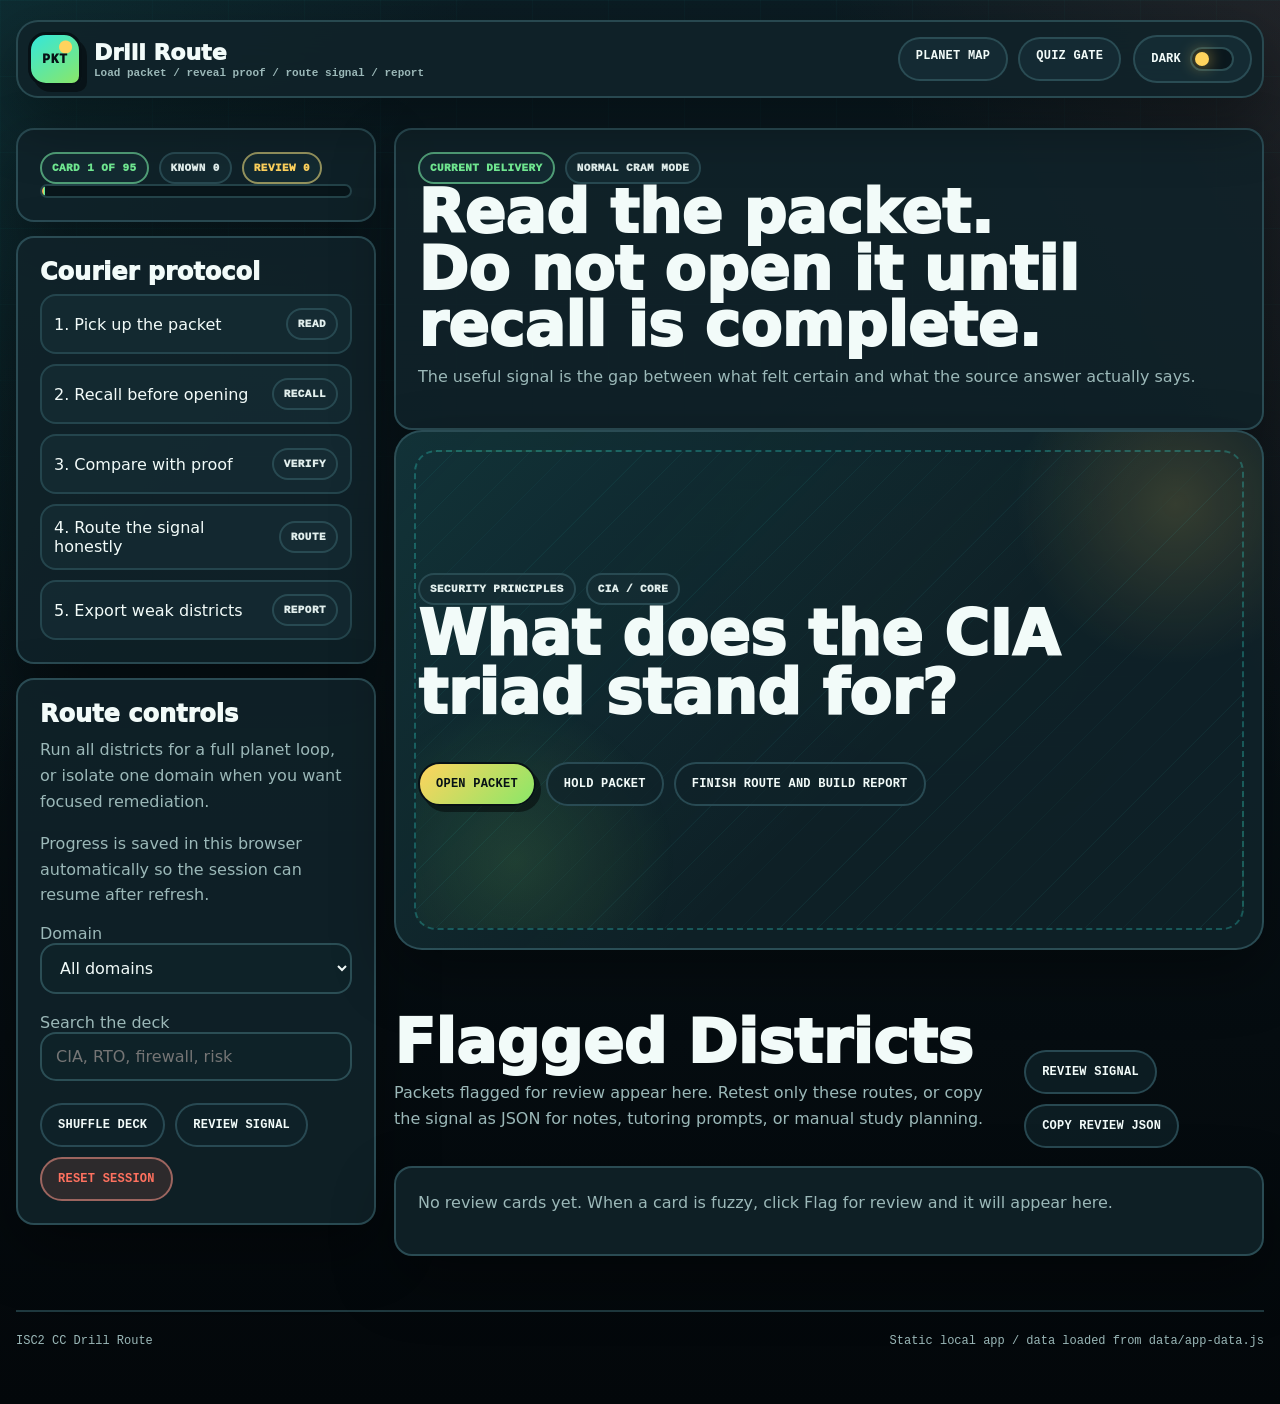
<file: tools/drill/index.html>
<!doctype html>
<html lang="en">
<head>
  <meta charset="utf-8">
  <meta name="viewport" content="width=device-width, initial-scale=1">
  <title>ISC2 CC Drill Route</title>
  <meta name="description" content="A cyber Messenger-inspired ISC2 CC recall route for weak-area delivery, review routing, and study reporting.">
  <link rel="stylesheet" href="../../assets/styles.css?v=20260513">
</head>
<body>
  <div class="app-shell app-main">
    <header class="nav">
      <a class="brand" href="../../index.html">
        <div class="logo">PKT</div>
        <div>
          <div class="brand-title">Drill Route</div>
          <div class="brand-subtitle">Load packet / reveal proof / route signal / report</div>
        </div>
      </a>
      <nav class="nav-links">
        <a class="nav-link" href="../../index.html">Planet Map</a>
        <a class="nav-link" href="../quiz/index.html">Quiz Gate</a>
      </nav>
      <div class="nav-actions">
        <button class="theme-toggle" type="button" data-theme-toggle aria-pressed="false" aria-label="Toggle light and dark theme">
          <span data-theme-label>Dark</span>
          <span class="theme-toggle-track" aria-hidden="true"><span class="theme-toggle-thumb"></span></span>
        </button>
      </div>
    </header>

    <main class="workspace">
      <aside class="sidebar">
        <section class="panel">
          <div class="pill-row">
            <span class="pill good" id="cardCounter">Card 1 of 1</span>
            <span class="pill" id="knownCounter">Known 0</span>
            <span class="pill warn" id="weakCounter">Review 0</span>
          </div>
          <div class="progress-shell"><div class="progress-bar" id="progressBar"></div></div>
        </section>

        <section class="panel">
          <h3>Courier protocol</h3>
          <div class="table-list">
            <div class="list-row"><span>1. Pick up the packet</span><span class="pill">read</span></div>
            <div class="list-row"><span>2. Recall before opening</span><span class="pill">recall</span></div>
            <div class="list-row"><span>3. Compare with proof</span><span class="pill">verify</span></div>
            <div class="list-row"><span>4. Route the signal honestly</span><span class="pill">route</span></div>
            <div class="list-row"><span>5. Export weak districts</span><span class="pill">report</span></div>
          </div>
        </section>

        <section class="panel">
          <h3>Route controls</h3>
          <p class="muted">Run all districts for a full planet loop, or isolate one domain when you want focused remediation.</p>
          <p class="muted">Progress is saved in this browser automatically so the session can resume after refresh.</p>
          <label class="muted" for="domainFilter">Domain</label>
          <select class="select" id="domainFilter"></select>
          <br><br>
          <label class="muted" for="searchInput">Search the deck</label>
          <input class="search" id="searchInput" placeholder="CIA, RTO, firewall, risk">
          <div class="actions">
            <button class="ghost" id="shuffleBtn">Shuffle deck</button>
            <button class="ghost" id="weakOnlyBtn">Review signal</button>
            <button class="danger" id="resetBtn">Reset session</button>
          </div>
        </section>
      </aside>

      <section>
        <article class="card">
          <div class="pill-row">
            <span class="pill good">Current delivery</span>
            <span class="pill" id="modePill">Normal cram mode</span>
          </div>
          <h2 id="taskTitle">Read the packet. Do not open it until recall is complete.</h2>
          <p class="muted" id="taskText">The useful signal is the gap between what felt certain and what the source answer actually says.</p>
          <div class="hidden" id="lastActionBox">
            <div class="feedback">
              <h3 id="lastActionTitle">Last card summary</h3>
              <p id="lastActionText" class="muted"></p>
              <div class="actions">
                <button class="ghost" id="goBackBtn">Go back and redo last card</button>
              </div>
            </div>
          </div>
        </article>

        <article class="card flashcard">
          <div class="pill-row">
            <span class="pill" id="domainPill">Domain</span>
            <span class="pill" id="tagPill">Study card</span>
          </div>
          <h1 class="prompt-title" id="promptTitle">Loading route</h1>
          <div class="answer-box hidden" id="answerBox">
            <strong>Correct answer</strong>
            <p id="answerText"></p>
            <strong>Memory hook</strong>
            <p id="memoryHook"></p>
          </div>
          <div class="hidden" id="noteBox">
            <label class="muted" for="reviewNote">Optional review note</label>
            <textarea id="reviewNote" rows="2" style="min-height: 72px; height: 72px;" placeholder="Add a short note to attach to this card for review, such as: Research and study this topic more."></textarea>
          </div>
          <div class="actions">
            <button class="primary" id="revealBtn">Open packet</button>
            <button id="knownBtn">Clear route</button>
            <button class="danger" id="weakBtn">Flag district</button>
            <button class="ghost" id="skipBtn">Hold packet</button>
            <button class="ghost" id="finishBtn">Finish route and build report</button>
          </div>
        </article>

        <section class="section">
          <div class="section-head">
            <div>
              <h2>Flagged Districts</h2>
              <p class="muted">Packets flagged for review appear here. Retest only these routes, or copy the signal as JSON for notes, tutoring prompts, or manual study planning.</p>
            </div>
            <div class="actions">
              <button class="ghost" id="weakOnlySectionBtn">Review signal</button>
              <button class="ghost" id="copyWeakBtn">Copy review JSON</button>
            </div>
          </div>
          <div class="panel table-list" id="weakList"></div>
        </section>

        <section class="section hidden" id="reportSection">
          <div class="section-head">
            <div>
              <h2>Route Report</h2>
              <p class="muted">Use this report to decide the next study pass. Flagged packets are the highest-value input for retesting and focused review.</p>
            </div>
            <button class="ghost" id="copyReportBtn">Copy report</button>
          </div>
          <div class="panel" id="reportBox"></div>
        </section>
      </section>
    </main>

    <footer class="footer">
      <span>ISC2 CC Drill Route</span>
      <span>Static local app / data loaded from data/app-data.js</span>
    </footer>
  </div>

  <script src="../../data/app-data.js"></script>
  <script src="../../assets/theme.js?v=20260513"></script>
  <script>
    const data = window.ISC2_CC_DATA || { domains: [], drills: [] }
    const allCards = data.drills || []
    const STORAGE_KEY = 'isc2CcStudyDrillSessionV1'
    let filteredCards = [...allCards]
    let weakCards = []
    let knownCards = []
    let skippedCards = []
    let reviewNotes = {}
    let currentIndex = 0
    let revealed = false
    let weakReviewMode = false
    let lastReport = ''
    let lastAction = null
    let isRestoringSession = false

    const els = {
      cardCounter: document.getElementById('cardCounter'),
      knownCounter: document.getElementById('knownCounter'),
      weakCounter: document.getElementById('weakCounter'),
      progressBar: document.getElementById('progressBar'),
      domainFilter: document.getElementById('domainFilter'),
      searchInput: document.getElementById('searchInput'),
      promptTitle: document.getElementById('promptTitle'),
      answerBox: document.getElementById('answerBox'),
      answerText: document.getElementById('answerText'),
      memoryHook: document.getElementById('memoryHook'),
      domainPill: document.getElementById('domainPill'),
      tagPill: document.getElementById('tagPill'),
      weakList: document.getElementById('weakList'),
      taskTitle: document.getElementById('taskTitle'),
      taskText: document.getElementById('taskText'),
      modePill: document.getElementById('modePill'),
      revealBtn: document.getElementById('revealBtn'),
      knownBtn: document.getElementById('knownBtn'),
      weakBtn: document.getElementById('weakBtn'),
      skipBtn: document.getElementById('skipBtn'),
      noteBox: document.getElementById('noteBox'),
      reviewNote: document.getElementById('reviewNote'),
      lastActionBox: document.getElementById('lastActionBox'),
      lastActionTitle: document.getElementById('lastActionTitle'),
      lastActionText: document.getElementById('lastActionText'),
      goBackBtn: document.getElementById('goBackBtn'),
      reportSection: document.getElementById('reportSection'),
      reportBox: document.getElementById('reportBox')
    }

    function init() {
      const domains = ['All domains', ...new Set(allCards.map(card => card.domain).filter(Boolean))]
      els.domainFilter.innerHTML = domains.map(domain => `<option value="${escapeHtml(domain)}">${escapeHtml(domain)}</option>`).join('')
      bindEvents()
      if (!restoreSavedSession()) applyFilters()
    }

    function bindEvents() {
      els.revealBtn.onclick = reveal
      els.knownBtn.onclick = markKnown
      els.weakBtn.onclick = markWeak
      els.skipBtn.onclick = skipCard
      els.goBackBtn.onclick = goBackToLastCard
      document.getElementById('shuffleBtn').onclick = shuffleCards
      document.getElementById('weakOnlyBtn').onclick = reviewWeakOnly
      document.getElementById('weakOnlySectionBtn').onclick = reviewWeakOnly
      document.getElementById('resetBtn').onclick = resetSession
      document.getElementById('copyWeakBtn').onclick = copyWeak
      document.getElementById('finishBtn').onclick = finishSession
      document.getElementById('copyReportBtn').onclick = copyReport
      els.domainFilter.onchange = applyFilters
      els.searchInput.oninput = applyFilters
    }

    function currentCard() {
      return filteredCards[currentIndex]
    }

    function findCardById(id) {
      return allCards.find(card => card.id === id)
    }

    function cardsFromIds(ids) {
      return (ids || []).map(findCardById).filter(Boolean)
    }

    function uniquePush(list, card) {
      if (!list.some(item => item.id === card.id)) list.push(card)
    }

    function removeCardFromLists(card) {
      knownCards = knownCards.filter(item => item.id !== card.id)
      weakCards = weakCards.filter(item => item.id !== card.id)
      skippedCards = skippedCards.filter(item => item.id !== card.id)
      delete reviewNotes[card.id]
    }

    function hasActiveProgress() {
      return knownCards.length > 0 || weakCards.length > 0 || skippedCards.length > 0 || currentIndex > 0 || lastAction !== null
    }

    function confirmRisk(message) {
      return window.confirm(message)
    }

    function getFilteredDeck(domain, query) {
      const selectedDomain = domain || 'All domains'
      const selectedQuery = (query || '').trim().toLowerCase()
      return allCards.filter(card => {
        const domainMatch = selectedDomain === 'All domains' || card.domain === selectedDomain
        const searchable = `${card.prompt} ${card.answer} ${card.memoryHook || ''} ${(card.tags || []).join(' ')}`.toLowerCase()
        return domainMatch && searchable.includes(selectedQuery)
      })
    }

    function applyFilters() {
      weakReviewMode = false
      filteredCards = getFilteredDeck(els.domainFilter.value, els.searchInput.value)
      currentIndex = 0
      render()
    }

    function render() {
      if (!filteredCards.length) {
        els.promptTitle.textContent = 'No cards match this filter'
        els.answerBox.classList.add('hidden')
        els.noteBox.classList.add('hidden')
        els.cardCounter.textContent = 'Card 0 of 0'
        els.progressBar.style.width = '0%'
        els.taskTitle.textContent = 'No matching cards found.'
        els.taskText.textContent = 'Clear the search box or choose All domains to bring cards back.'
        saveSession()
        return
      }

      const card = currentCard()
      revealed = false
      els.promptTitle.textContent = card.prompt
      els.answerText.textContent = card.answer
      els.memoryHook.textContent = card.memoryHook || 'No memory hook added yet.'
      els.domainPill.textContent = card.domain || 'Unmapped domain'
      els.tagPill.textContent = (card.tags || ['study card']).join(' / ')
      els.answerBox.classList.add('hidden')
      els.noteBox.classList.add('hidden')
      els.reviewNote.value = reviewNotes[card.id] || ''
      els.cardCounter.textContent = `Card ${currentIndex + 1} of ${filteredCards.length}`
      els.knownCounter.textContent = `Known ${knownCards.length}`
      els.weakCounter.textContent = `Review ${weakCards.length}`
      els.progressBar.style.width = `${((currentIndex + 1) / filteredCards.length) * 100}%`
      els.taskTitle.textContent = lastAction ? 'Last route saved. Continue with the next packet.' : 'Read the packet. Do not open it until recall is complete.'
      els.taskText.textContent = 'The useful signal is the gap between what felt certain and what the source answer actually says.'
      els.modePill.textContent = weakReviewMode ? 'Review Signal mode' : 'Normal cram mode'

      els.revealBtn.classList.remove('ghost')
      els.revealBtn.classList.add('primary')
      els.revealBtn.disabled = false
      els.revealBtn.style.opacity = '1'
      els.revealBtn.style.cursor = 'pointer'
      els.knownBtn.classList.add('hidden')
      els.weakBtn.classList.add('hidden')
      els.skipBtn.classList.remove('hidden')

      renderWeakList()
      renderLastAction()
      saveSession()
    }

    function reveal() {
      if (revealed) return
      revealed = true
      els.answerBox.classList.remove('hidden')
      els.noteBox.classList.remove('hidden')
      els.taskTitle.textContent = 'Now route the packet.'
      els.taskText.textContent = 'Add a note if useful, then choose whether the route is clear or the district needs review. Your choice will move to the next packet automatically.'
      els.revealBtn.classList.remove('primary')
      els.revealBtn.classList.add('ghost')
      els.revealBtn.disabled = true
      els.revealBtn.style.opacity = '0.45'
      els.revealBtn.style.cursor = 'not-allowed'
      els.knownBtn.classList.remove('hidden')
      els.weakBtn.classList.remove('hidden')
      els.skipBtn.classList.add('hidden')
      saveSession()
    }

    function markKnown() {
      if (!revealed) return
      const card = currentCard()
      removeCardFromLists(card)
      uniquePush(knownCards, card)
      saveLastAction(card, 'known', els.reviewNote.value.trim())
      nextCard()
    }

    function markWeak() {
      if (!revealed) return
      const card = currentCard()
      const note = els.reviewNote.value.trim()
      removeCardFromLists(card)
      uniquePush(weakCards, card)
      if (note) reviewNotes[card.id] = note
      saveLastAction(card, 'review', note)
      nextCard()
    }

    function saveLastAction(card, choice, note) {
      lastAction = {
        card,
        cardId: card.id,
        originalIndex: currentIndex,
        choice,
        note
      }
    }

    function renderLastAction() {
      if (!lastAction) {
        els.lastActionBox.classList.add('hidden')
        return
      }
      const choiceText = lastAction.choice === 'known' ? 'I know this' : lastAction.choice === 'review' ? 'Flag for review' : 'Skipped'
      els.lastActionBox.classList.remove('hidden')
      els.lastActionTitle.textContent = `Last card: ${lastAction.card.prompt}`
      els.lastActionText.textContent = lastAction.note ? `Choice: ${choiceText}. Note: ${lastAction.note}` : `Choice: ${choiceText}.`
    }

    function goBackToLastCard() {
      if (!lastAction) return
      const card = lastAction.card
      removeCardFromLists(card)
      const existingIndex = filteredCards.findIndex(item => item.id === card.id)
      if (existingIndex >= 0) {
        currentIndex = existingIndex
      } else {
        filteredCards.unshift(card)
        currentIndex = 0
      }
      lastAction = null
      render()
    }

    function skipCard() {
      const card = currentCard()
      removeCardFromLists(card)
      uniquePush(skippedCards, card)
      saveLastAction(card, 'skipped', '')
      nextCard()
    }

    function nextCard() {
      if (!filteredCards.length) return
      currentIndex = (currentIndex + 1) % filteredCards.length
      render()
    }

    function shuffleCards() {
      if (hasActiveProgress() && !confirmRisk('Shuffle will change the current card order and restart this view at card 1. Your known and review piles will stay saved. Continue?')) return
      filteredCards = filteredCards.map(value => ({ value, sort: Math.random() })).sort((a, b) => a.sort - b.sort).map(item => item.value)
      currentIndex = 0
      render()
    }

    function reviewWeakOnly() {
      if (!weakCards.length) {
        alert('No review cards yet. Mark something as Flag for review first.')
        return
      }
      if (hasActiveProgress() && !weakReviewMode && !confirmRisk('Switch to Review signal mode? Your full-session progress will stay saved, but this view will focus only on cards currently flagged for review.')) return
      weakReviewMode = true
      filteredCards = [...weakCards]
      currentIndex = 0
      render()
    }

    function resetSession() {
      if (!confirmRisk('Reset this study session? This clears known cards, review pile, skipped cards, notes, report, and saved browser progress.')) return
      weakReviewMode = false
      weakCards = []
      knownCards = []
      skippedCards = []
      reviewNotes = {}
      lastAction = null
      lastReport = ''
      filteredCards = [...allCards]
      currentIndex = 0
      els.domainFilter.value = 'All domains'
      els.searchInput.value = ''
      els.reportSection.classList.add('hidden')
      localStorage.removeItem(STORAGE_KEY)
      render()
    }

    function renderWeakList() {
      if (!weakCards.length) {
        els.weakList.innerHTML = '<p class="muted">No review cards yet. When a card is fuzzy, click Flag for review and it will appear here.</p>'
        return
      }
      els.weakList.innerHTML = weakCards.map(card => {
        const note = reviewNotes[card.id] ? `<p class="muted">Note: ${escapeHtml(reviewNotes[card.id])}</p>` : ''
        return `<div class="list-row"><span>${escapeHtml(card.prompt)}${note}</span><span class="pill warn">${escapeHtml(card.domain)}</span></div>`
      }).join('')
    }

    function groupByDomain(cards) {
      return cards.reduce((acc, card) => {
        const domain = card.domain || 'Unmapped'
        acc[domain] = acc[domain] || []
        acc[domain].push(card)
        return acc
      }, {})
    }

    function finishSession() {
      const reviewedIds = new Set([...knownCards, ...weakCards].map(card => card.id))
      const notReviewed = allCards.filter(card => !reviewedIds.has(card.id))
      if (notReviewed.length && !confirmRisk(`Build the report now? You still have ${notReviewed.length} unsorted card(s). Your progress will stay saved, but this may be earlier than intended.`)) return
      const weakByDomain = groupByDomain(weakCards)
      const lines = []
      lines.push('ISC2 CC Drill Route Report')
      lines.push(`Generated: ${new Date().toLocaleString()}`)
      lines.push('')
      lines.push(`Cards in deck: ${allCards.length}`)
      lines.push(`Marked known: ${knownCards.length}`)
      lines.push(`Needs review: ${weakCards.length}`)
      lines.push(`Not yet sorted: ${notReviewed.length}`)
      lines.push('')
      lines.push('Study next:')
      if (!weakCards.length) {
        lines.push('- No review cards marked. Run another shuffled pass or move to quiz mode.')
      } else {
        Object.entries(weakByDomain).forEach(([domain, cards]) => {
          lines.push(`- ${domain}: ${cards.length} card(s)`)
          cards.slice(0, 12).forEach(card => {
            lines.push(`  - ${card.prompt}`)
            if (reviewNotes[card.id]) lines.push(`    Note: ${reviewNotes[card.id]}`)
          })
        })
      }
      lines.push('')
      lines.push('Next action:')
      lines.push('- Re-study the review topics above, then run Review signal and retest.')
      lines.push('- After that, open Quiz Gate and attempt related questions.')

      lastReport = lines.join('\n')
      els.reportSection.classList.remove('hidden')
      els.reportBox.innerHTML = `<pre style="white-space:pre-wrap;line-height:1.55;margin:0">${escapeHtml(lastReport)}</pre>`
      window.scrollTo({ top: els.reportSection.offsetTop - 90, behavior: 'smooth' })
      saveSession()
    }

    function escapeHtml(text) {
      return String(text).replace(/[&<>"]/g, char => ({ '&': '&amp;', '<': '&lt;', '>': '&gt;', '"': '&quot;' }[char]))
    }

    function copyWeak() {
      const exportCards = weakCards.map(card => ({ ...card, reviewNote: reviewNotes[card.id] || '' }))
      navigator.clipboard.writeText(JSON.stringify(exportCards, null, 2))
      alert('Review Signal JSON copied to clipboard. Paste it into your preferred LLM, notes app, or manual study file for deeper review.')
    }

    function copyReport() {
      navigator.clipboard.writeText(lastReport || 'No report generated yet')
      alert('Session Report copied to clipboard')
    }

    function saveSession() {
      if (isRestoringSession) return
      const session = {
        savedAt: new Date().toISOString(),
        knownCardIds: knownCards.map(card => card.id),
        weakCardIds: weakCards.map(card => card.id),
        skippedCardIds: skippedCards.map(card => card.id),
        filteredCardIds: filteredCards.map(card => card.id),
        reviewNotes,
        currentIndex,
        weakReviewMode,
        lastReport,
        domainFilter: els.domainFilter.value || 'All domains',
        searchInput: els.searchInput.value || '',
        lastAction: lastAction ? {
          cardId: lastAction.cardId,
          originalIndex: lastAction.originalIndex,
          choice: lastAction.choice,
          note: lastAction.note
        } : null
      }
      localStorage.setItem(STORAGE_KEY, JSON.stringify(session))
    }

    function restoreSavedSession() {
      const raw = localStorage.getItem(STORAGE_KEY)
      if (!raw) return false
      let session
      try {
        session = JSON.parse(raw)
      } catch (error) {
        localStorage.removeItem(STORAGE_KEY)
        return false
      }

      const hasSavedWork = (session.knownCardIds || []).length || (session.weakCardIds || []).length || (session.skippedCardIds || []).length || session.currentIndex > 0
      if (!hasSavedWork) return false
      if (!confirmRisk('Resume your saved study drill session? Choose Cancel to start from the beginning without deleting saved progress.')) return false

      isRestoringSession = true
      knownCards = cardsFromIds(session.knownCardIds)
      weakCards = cardsFromIds(session.weakCardIds)
      skippedCards = cardsFromIds(session.skippedCardIds)
      reviewNotes = session.reviewNotes || {}
      weakReviewMode = Boolean(session.weakReviewMode)
      lastReport = session.lastReport || ''
      els.domainFilter.value = session.domainFilter || 'All domains'
      els.searchInput.value = session.searchInput || ''
      filteredCards = weakReviewMode ? [...weakCards] : cardsFromIds(session.filteredCardIds)
      if (!filteredCards.length) filteredCards = getFilteredDeck(els.domainFilter.value, els.searchInput.value)
      currentIndex = Math.min(session.currentIndex || 0, Math.max(filteredCards.length - 1, 0))
      if (session.lastAction && session.lastAction.cardId) {
        const actionCard = findCardById(session.lastAction.cardId)
        if (actionCard) {
          lastAction = {
            card: actionCard,
            cardId: actionCard.id,
            originalIndex: session.lastAction.originalIndex || 0,
            choice: session.lastAction.choice,
            note: session.lastAction.note || ''
          }
        }
      }
      if (lastReport) {
        els.reportSection.classList.remove('hidden')
        els.reportBox.innerHTML = `<pre style="white-space:pre-wrap;line-height:1.55;margin:0">${escapeHtml(lastReport)}</pre>`
      }
      isRestoringSession = false
      render()
      return true
    }

    init()
  </script>
</body>
</html>
</file>
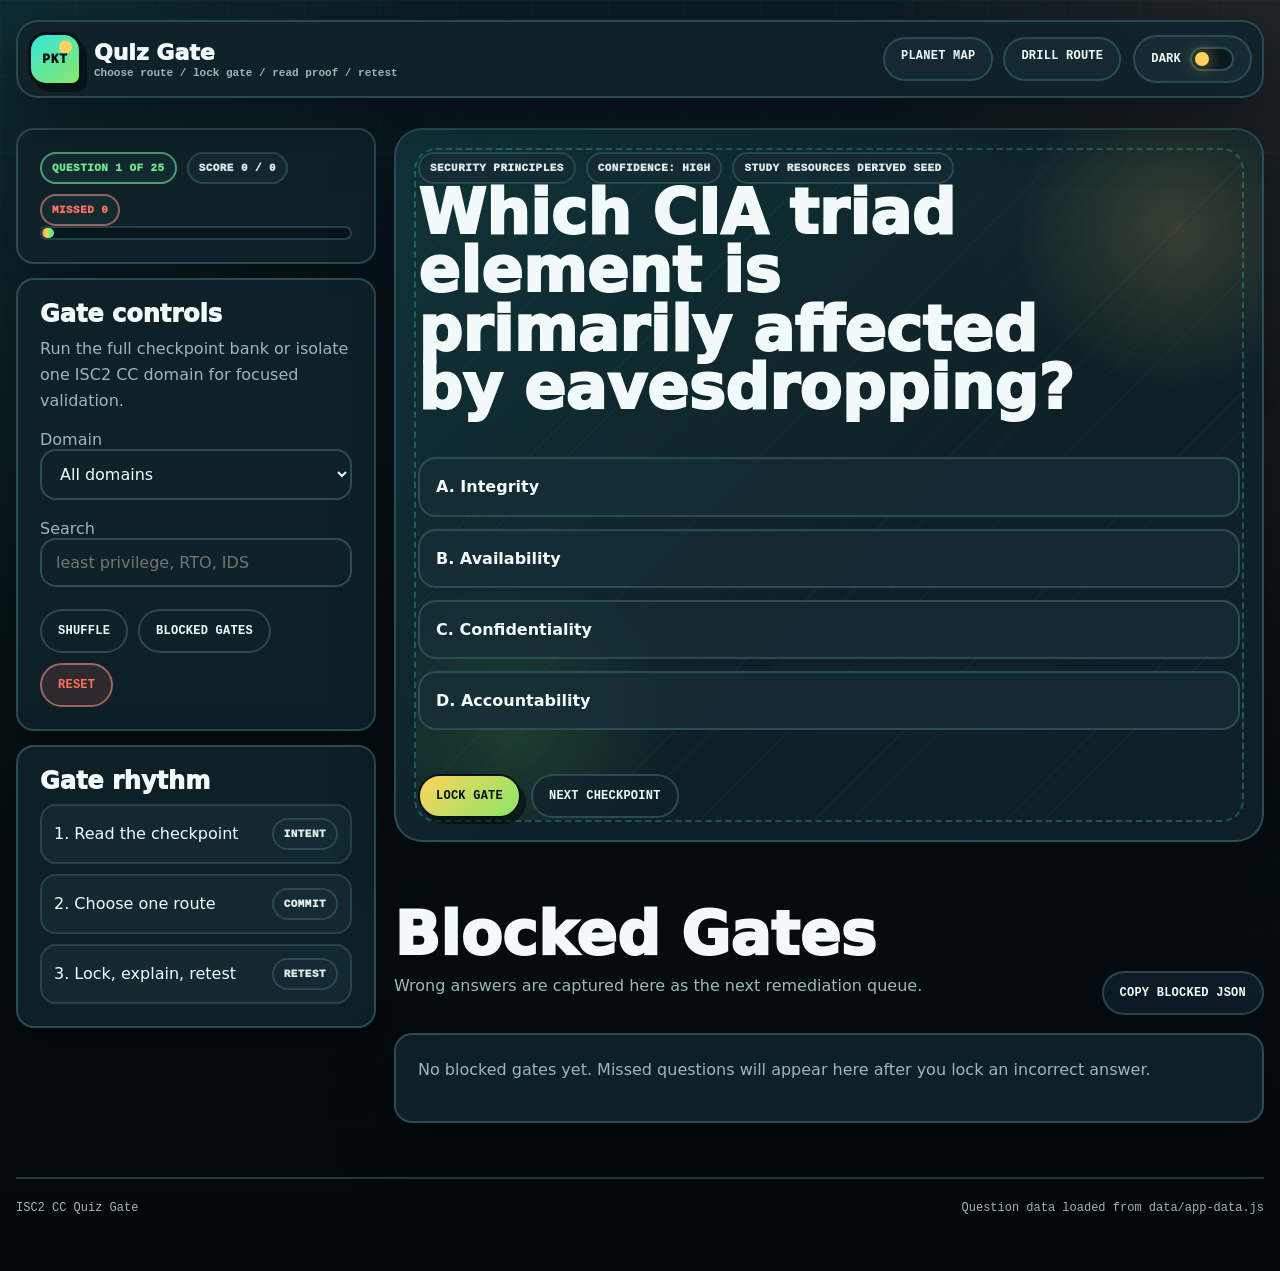
<file: tools/quiz/index.html>
<!doctype html>
<html lang="en">
<head>
  <meta charset="utf-8">
  <meta name="viewport" content="width=device-width, initial-scale=1">
  <title>ISC2 CC Quiz Gate</title>
  <meta name="description" content="A cyber Messenger-inspired ISC2 CC quiz gate with answer locking, scoring, and missed-question review.">
  <link rel="stylesheet" href="../../assets/styles.css?v=20260513">
</head>
<body>
  <div class="app-shell app-main">
    <header class="nav">
      <a class="brand" href="../../index.html">
        <div class="logo">PKT</div>
        <div>
          <div class="brand-title">Quiz Gate</div>
          <div class="brand-subtitle">Choose route / lock gate / read proof / retest</div>
        </div>
      </a>
      <nav class="nav-links">
        <a class="nav-link" href="../../index.html">Planet Map</a>
        <a class="nav-link" href="../drill/index.html">Drill Route</a>
      </nav>
      <div class="nav-actions">
        <button class="theme-toggle" type="button" data-theme-toggle aria-pressed="false" aria-label="Toggle light and dark theme">
          <span data-theme-label>Dark</span>
          <span class="theme-toggle-track" aria-hidden="true"><span class="theme-toggle-thumb"></span></span>
        </button>
      </div>
    </header>

    <main class="workspace">
      <aside class="sidebar">
        <section class="panel">
          <div class="pill-row">
            <span class="pill good" id="questionCounter">Question 1 of 1</span>
            <span class="pill" id="scoreCounter">Score 0</span>
            <span class="pill bad" id="wrongCounter">Missed 0</span>
          </div>
          <div class="progress-shell"><div class="progress-bar" id="progressBar"></div></div>
        </section>

        <section class="panel">
          <h3>Gate controls</h3>
          <p class="muted">Run the full checkpoint bank or isolate one ISC2 CC domain for focused validation.</p>
          <label class="muted" for="domainFilter">Domain</label>
          <select class="select" id="domainFilter"></select>
          <br><br>
          <label class="muted" for="searchInput">Search</label>
          <input class="search" id="searchInput" placeholder="least privilege, RTO, IDS">
          <div class="actions">
            <button class="ghost" id="shuffleBtn">Shuffle</button>
            <button class="ghost" id="missedOnlyBtn">Blocked gates</button>
            <button class="danger" id="resetBtn">Reset</button>
          </div>
        </section>

        <section class="panel">
          <h3>Gate rhythm</h3>
          <div class="table-list">
            <div class="list-row"><span>1. Read the checkpoint</span><span class="pill">intent</span></div>
            <div class="list-row"><span>2. Choose one route</span><span class="pill">commit</span></div>
            <div class="list-row"><span>3. Lock, explain, retest</span><span class="pill">retest</span></div>
          </div>
        </section>
      </aside>

      <section>
        <article class="card quiz-card">
          <div class="pill-row">
            <span class="pill" id="domainPill">Domain</span>
            <span class="pill" id="confidencePill">Confidence</span>
            <span class="pill" id="sourcePill">Source</span>
          </div>
          <h1 class="question-title" id="questionTitle">Loading gate</h1>
          <div class="option-list" id="optionList"></div>
          <div class="actions">
            <button class="primary" id="lockBtn">Lock gate</button>
            <button class="ghost" id="nextBtn">Next checkpoint</button>
          </div>
          <div class="feedback hidden" id="feedbackBox">
            <h3 id="feedbackTitle">Feedback</h3>
            <p id="feedbackText"></p>
          </div>
        </article>

        <section class="section">
          <div class="section-head">
            <div>
              <h2>Blocked Gates</h2>
              <p class="muted">Wrong answers are captured here as the next remediation queue.</p>
            </div>
            <button class="ghost" id="copyMissedBtn">Copy blocked JSON</button>
          </div>
          <div class="panel table-list" id="missedList"></div>
        </section>
      </section>
    </main>

    <footer class="footer">
      <span>ISC2 CC Quiz Gate</span>
      <span>Question data loaded from data/app-data.js</span>
    </footer>
  </div>

  <script src="../../data/app-data.js"></script>
  <script src="../../assets/theme.js?v=20260513"></script>
  <script>
    const data = window.ISC2_CC_DATA || { domains: [], questions: [] }
    const allQuestions = data.questions || []
    let filteredQuestions = [...allQuestions]
    let missedQuestions = []
    let currentIndex = 0
    let selectedIndex = null
    let locked = false
    let score = 0
    let answered = 0

    const els = {
      questionCounter: document.getElementById('questionCounter'),
      scoreCounter: document.getElementById('scoreCounter'),
      wrongCounter: document.getElementById('wrongCounter'),
      progressBar: document.getElementById('progressBar'),
      domainFilter: document.getElementById('domainFilter'),
      searchInput: document.getElementById('searchInput'),
      questionTitle: document.getElementById('questionTitle'),
      optionList: document.getElementById('optionList'),
      domainPill: document.getElementById('domainPill'),
      confidencePill: document.getElementById('confidencePill'),
      sourcePill: document.getElementById('sourcePill'),
      feedbackBox: document.getElementById('feedbackBox'),
      feedbackTitle: document.getElementById('feedbackTitle'),
      feedbackText: document.getElementById('feedbackText'),
      missedList: document.getElementById('missedList')
    }

    function init() {
      const domains = ['All domains', ...new Set(allQuestions.map(question => question.domain).filter(Boolean))]
      els.domainFilter.innerHTML = domains.map(domain => `<option value="${domain}">${domain}</option>`).join('')
      applyFilters()
      bindEvents()
    }

    function bindEvents() {
      document.getElementById('lockBtn').onclick = lockAnswer
      document.getElementById('nextBtn').onclick = nextQuestion
      document.getElementById('shuffleBtn').onclick = shuffleQuestions
      document.getElementById('missedOnlyBtn').onclick = reviewMissedOnly
      document.getElementById('resetBtn').onclick = resetSession
      document.getElementById('copyMissedBtn').onclick = copyMissed
      els.domainFilter.onchange = applyFilters
      els.searchInput.oninput = applyFilters
    }

    function currentQuestion() {
      return filteredQuestions[currentIndex]
    }

    function applyFilters() {
      const domain = els.domainFilter.value || 'All domains'
      const query = els.searchInput.value.trim().toLowerCase()
      filteredQuestions = allQuestions.filter(question => {
        const domainMatch = domain === 'All domains' || question.domain === domain
        const searchable = `${question.question} ${(question.options || []).join(' ')} ${question.explanation || ''}`.toLowerCase()
        return domainMatch && searchable.includes(query)
      })
      currentIndex = 0
      render()
    }

    function render() {
      selectedIndex = null
      locked = false
      els.feedbackBox.classList.add('hidden')

      if (!filteredQuestions.length) {
        els.questionTitle.textContent = 'No questions match this filter'
        els.optionList.innerHTML = ''
        els.questionCounter.textContent = 'Question 0 of 0'
        els.progressBar.style.width = '0%'
        return
      }

      const question = currentQuestion()
      els.questionTitle.textContent = question.question
      els.domainPill.textContent = question.domain || 'Unmapped domain'
      els.confidencePill.textContent = `Confidence: ${question.confidence || 'unknown'}`
      els.sourcePill.textContent = question.answerSource || 'Source unknown'
      els.questionCounter.textContent = `Question ${currentIndex + 1} of ${filteredQuestions.length}`
      els.scoreCounter.textContent = `Score ${score} / ${answered}`
      els.wrongCounter.textContent = `Missed ${missedQuestions.length}`
      els.progressBar.style.width = `${((currentIndex + 1) / filteredQuestions.length) * 100}%`
      els.optionList.innerHTML = ''

      question.options.forEach((option, index) => {
        const button = document.createElement('button')
        button.className = 'option'
        button.textContent = `${String.fromCharCode(65 + index)}. ${option}`
        button.onclick = () => selectOption(index)
        els.optionList.appendChild(button)
      })

      renderMissedList()
    }

    function selectOption(index) {
      if (locked) return
      selectedIndex = index
      Array.from(els.optionList.children).forEach((button, optionIndex) => {
        button.classList.toggle('selected', optionIndex === selectedIndex)
      })
    }

    function lockAnswer() {
      if (locked || selectedIndex === null) return
      const question = currentQuestion()
      locked = true
      answered = answered + 1
      const correct = selectedIndex === question.correctIndex
      if (correct) score = score + 1
      if (!correct && !missedQuestions.some(item => item.id === question.id)) missedQuestions.push(question)

      Array.from(els.optionList.children).forEach((button, optionIndex) => {
        if (optionIndex === question.correctIndex) button.classList.add('correct')
        if (optionIndex === selectedIndex && !correct) button.classList.add('wrong')
      })

      els.feedbackBox.classList.remove('hidden')
      els.feedbackTitle.textContent = correct ? 'Gate cleared. Lock it in.' : 'Gate blocked. Review this one.'
      els.feedbackText.textContent = question.explanation || 'No explanation supplied yet.'
      els.scoreCounter.textContent = `Score ${score} / ${answered}`
      els.wrongCounter.textContent = `Missed ${missedQuestions.length}`
      renderMissedList()
    }

    function nextQuestion() {
      if (!filteredQuestions.length) return
      currentIndex = (currentIndex + 1) % filteredQuestions.length
      render()
    }

    function shuffleQuestions() {
      filteredQuestions = filteredQuestions.map(value => ({ value, sort: Math.random() })).sort((a, b) => a.sort - b.sort).map(item => item.value)
      currentIndex = 0
      render()
    }

    function reviewMissedOnly() {
      if (!missedQuestions.length) {
        alert('No missed questions yet')
        return
      }
      filteredQuestions = [...missedQuestions]
      currentIndex = 0
      render()
    }

    function resetSession() {
      filteredQuestions = [...allQuestions]
      missedQuestions = []
      currentIndex = 0
      selectedIndex = null
      locked = false
      score = 0
      answered = 0
      els.domainFilter.value = 'All domains'
      els.searchInput.value = ''
      render()
    }

    function renderMissedList() {
      if (!missedQuestions.length) {
        els.missedList.innerHTML = '<p class="muted">No blocked gates yet. Missed questions will appear here after you lock an incorrect answer.</p>'
        return
      }
      els.missedList.innerHTML = missedQuestions.map(question => `<div class="list-row"><span>${question.question}</span><span class="pill warn">${question.domain}</span></div>`).join('')
    }

    function copyMissed() {
      navigator.clipboard.writeText(JSON.stringify(missedQuestions, null, 2))
      alert('Blocked gate JSON copied to clipboard')
    }

    init()
  </script>
</body>
</html>
</file>
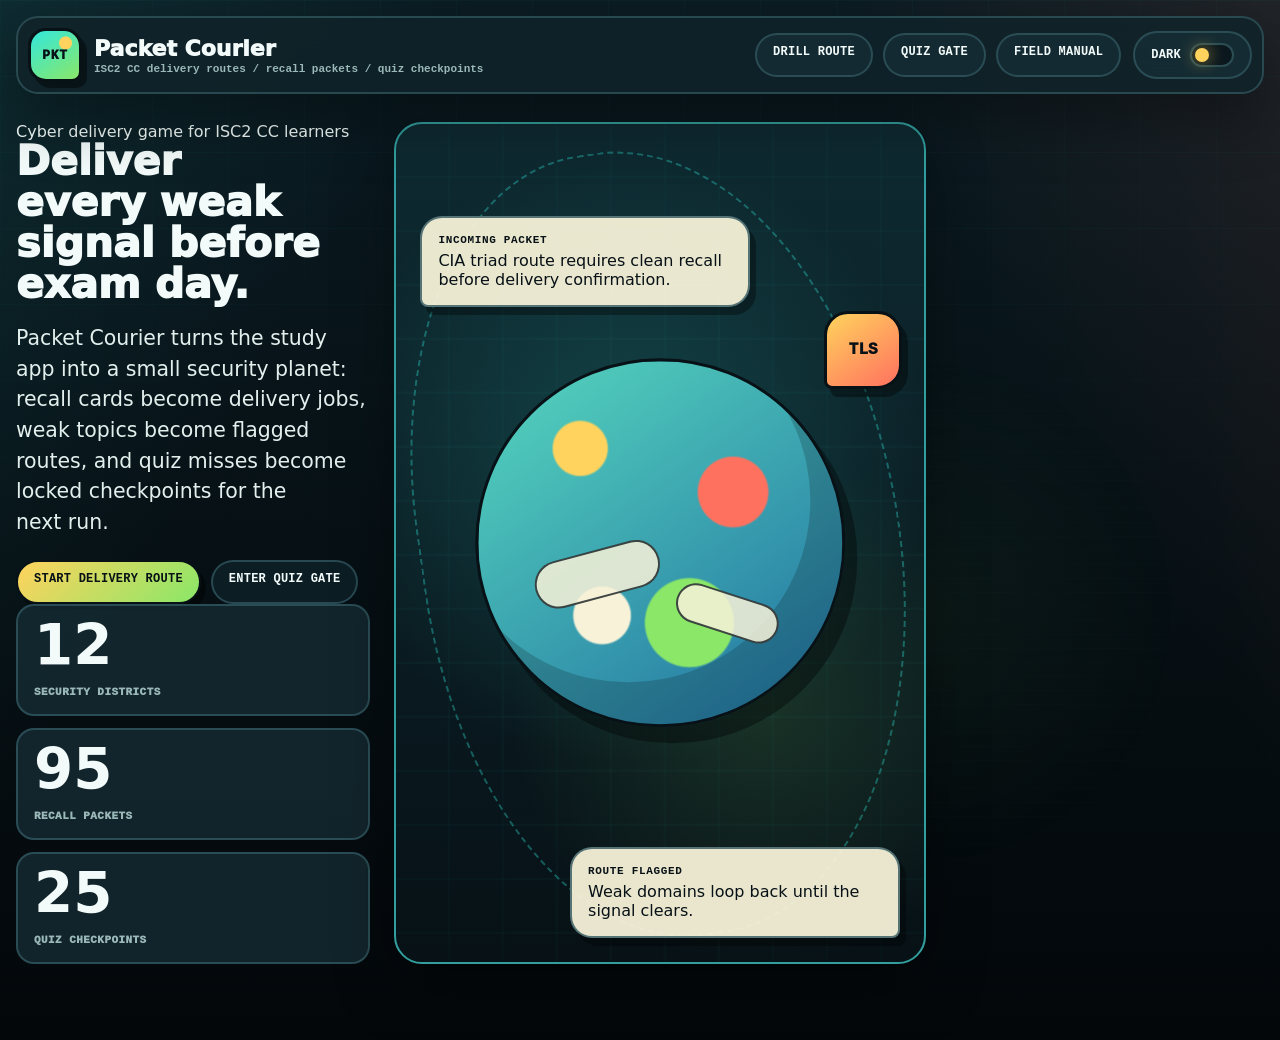
<file: isc2-cc-packet-courier.html>
<!doctype html>
<html lang="en">
<head>
  <meta charset="utf-8">
  <meta name="viewport" content="width=device-width, initial-scale=1">
  <title>ISC2 CC Packet Courier</title>
  <meta name="description" content="A cyber Messenger-inspired ISC2 Certified in Cybersecurity study world with drill cards, quiz runs, and weak-area delivery routes.">
  <link rel="stylesheet" href="assets/styles.css">
</head>
<body>
  <div class="app-shell">
    <header class="nav">
      <a class="brand" href="index.html" aria-label="ISC2 CC Packet Courier home">
        <div class="logo">PKT</div>
        <div>
          <div class="brand-title">Packet Courier</div>
          <div class="brand-subtitle">ISC2 CC delivery routes / recall packets / quiz checkpoints</div>
        </div>
      </a>
      <nav class="nav-links" aria-label="Primary navigation">
        <a class="nav-link" href="tools/drill/index.html">Drill Route</a>
        <a class="nav-link" href="tools/quiz/index.html">Quiz Gate</a>
        <a class="nav-link" href="docs/STUDY_WORKFLOW.md">Field Manual</a>
      </nav>
      <div class="nav-actions">
        <button class="theme-toggle" type="button" data-theme-toggle aria-pressed="false" aria-label="Toggle light and dark theme">
          <span data-theme-label>Dark</span>
          <span class="theme-toggle-track" aria-hidden="true"><span class="theme-toggle-thumb"></span></span>
        </button>
      </div>
    </header>

    <main>
      <section class="hero">
        <div>
          <div class="kicker"><span class="kicker-dot"></span> Cyber delivery game for ISC2 CC learners</div>
          <h1>Deliver every weak signal before exam day.</h1>
          <p class="lead">Packet Courier turns the study app into a small security planet: recall cards become delivery jobs, weak topics become flagged routes, and quiz misses become locked checkpoints for the next run.</p>
          <div class="hero-actions">
            <a class="button primary" href="tools/drill/index.html">Start delivery route</a>
            <a class="button ghost" href="tools/quiz/index.html">Enter quiz gate</a>
          </div>
          <div class="stats" aria-label="Study system metrics">
            <div class="stat"><strong id="domainCount">12</strong><span>security districts</span></div>
            <div class="stat"><strong id="drillCount">95</strong><span>recall packets</span></div>
            <div class="stat"><strong id="questionCount">25</strong><span>quiz checkpoints</span></div>
          </div>
        </div>

        <div class="planet-stage" aria-label="Cyber study planet visualization">
          <div class="route-message one"><strong>incoming packet</strong>CIA triad route requires clean recall before delivery confirmation.</div>
          <div class="planet"></div>
          <div class="courier">TLS</div>
          <div class="route-message two"><strong>route flagged</strong>Weak domains loop back until the signal clears.</div>
        </div>
      </section>
    </main>
  </div>

  <script src="data/app-data.js"></script>
  <script src="assets/theme.js"></script>
  <script>
    const data = window.ISC2_CC_DATA || { domains: [], drills: [], questions: [] }
    document.getElementById('domainCount').textContent = data.domains.length
    document.getElementById('drillCount').textContent = data.drills.length
    document.getElementById('questionCount').textContent = data.questions.length
  </script>
</body>
</html>
</file>
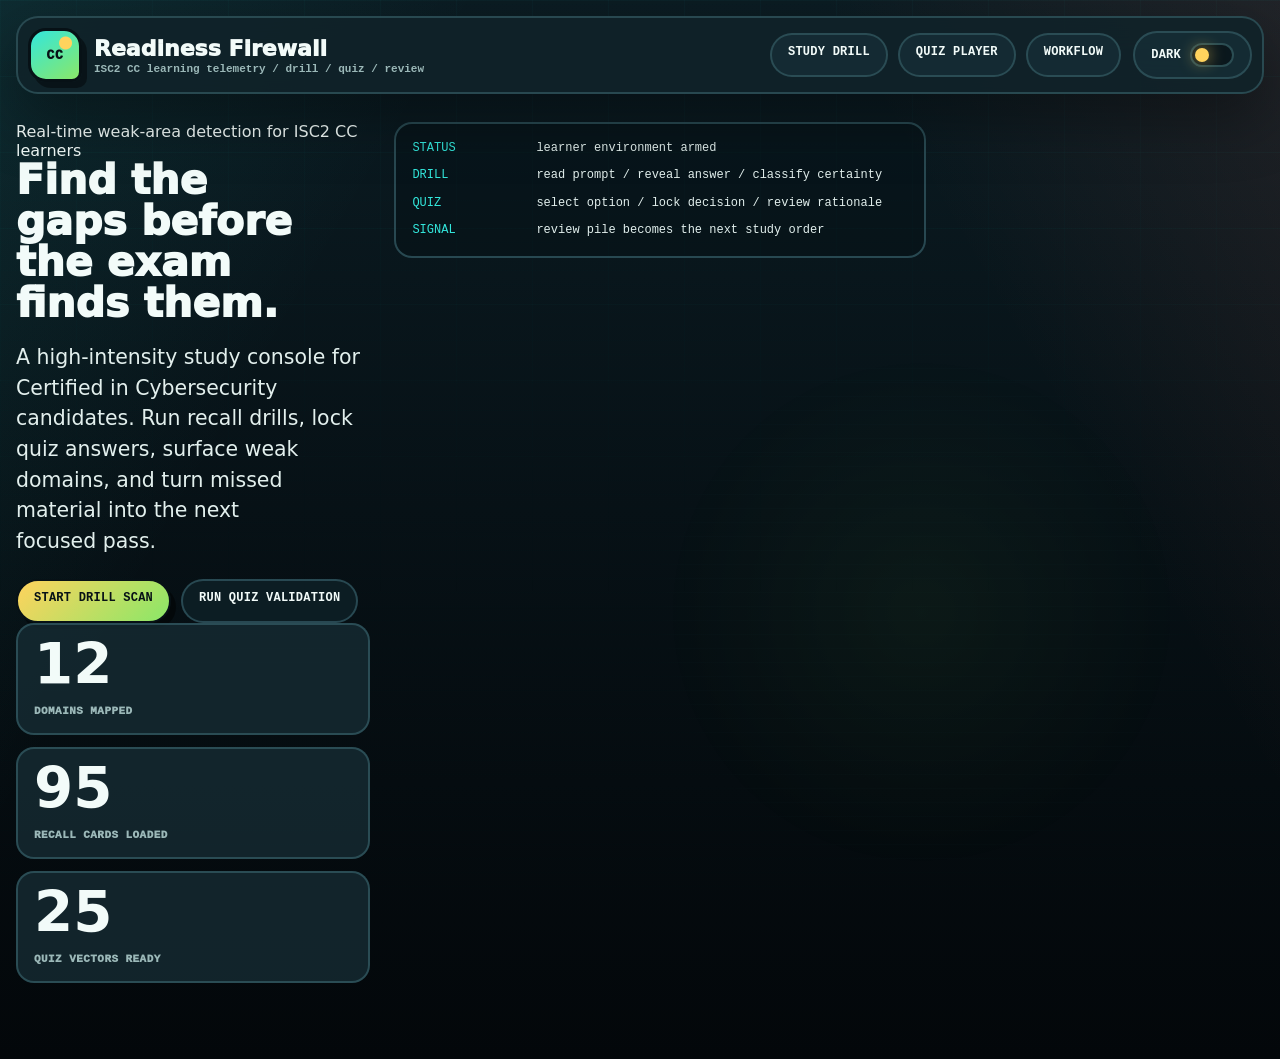
<file: isc2-cc-readiness-firewall-2.html>
<!doctype html>
<html lang="en">
<head>
  <meta charset="utf-8">
  <meta name="viewport" content="width=device-width, initial-scale=1">
  <title>ISC2 CC Readiness Firewall</title>
  <meta name="description" content="A Lucien-inspired ISC2 Certified in Cybersecurity study control room with drill cards, quiz runs, and weak-area detection.">
  <link rel="stylesheet" href="assets/styles.css">
</head>
<body>
  <div class="app-shell">
    <header class="nav">
      <a class="brand" href="index.html" aria-label="ISC2 CC Readiness Firewall home">
        <div class="logo">CC</div>
        <div>
          <div class="brand-title">Readiness Firewall</div>
          <div class="brand-subtitle">ISC2 CC learning telemetry / drill / quiz / review</div>
        </div>
      </a>
      <nav class="nav-links" aria-label="Primary navigation">
        <a class="nav-link" href="tools/drill/index.html">Study Drill</a>
        <a class="nav-link" href="tools/quiz/index.html">Quiz Player</a>
        <a class="nav-link" href="docs/STUDY_WORKFLOW.md">Workflow</a>
      </nav>
      <div class="nav-actions">
        <button class="theme-toggle" type="button" data-theme-toggle aria-pressed="false" aria-label="Toggle light and dark theme">
          <span data-theme-label>Dark</span>
          <span class="theme-toggle-track" aria-hidden="true"><span class="theme-toggle-thumb"></span></span>
        </button>
      </div>
    </header>

    <main>
      <section class="hero">
        <div>
          <div class="kicker"><span class="kicker-dot"></span> Real-time weak-area detection for ISC2 CC learners</div>
          <h1>Find the gaps before the exam finds them.</h1>
          <p class="lead">A high-intensity study console for Certified in Cybersecurity candidates. Run recall drills, lock quiz answers, surface weak domains, and turn missed material into the next focused pass.</p>
          <div class="hero-actions">
            <a class="button primary" href="tools/drill/index.html">Start drill scan</a>
            <a class="button ghost" href="tools/quiz/index.html">Run quiz validation</a>
          </div>
          <div class="stats" aria-label="Study system metrics">
            <div class="stat"><strong id="domainCount">12</strong><span>domains mapped</span></div>
            <div class="stat"><strong id="drillCount">95</strong><span>recall cards loaded</span></div>
            <div class="stat"><strong id="questionCount">25</strong><span>quiz vectors ready</span></div>
          </div>
        </div>

        <div class="cyber-card" aria-label="Readiness firewall visualization">
          <div class="ring"></div>
          <div class="orb"></div>
          <div class="console">
            <div class="console-line"><span class="console-key">status</span><span>learner environment armed</span></div>
            <div class="console-line"><span class="console-key">drill</span><span>read prompt / reveal answer / classify certainty</span></div>
            <div class="console-line"><span class="console-key">quiz</span><span>select option / lock decision / review rationale</span></div>
            <div class="console-line"><span class="console-key">signal</span><span>review pile becomes the next study order</span></div>
          </div>
        </div>
      </section>
    </main>
  </div>

  <script src="data/app-data.js"></script>
  <script src="assets/theme.js"></script>
  <script>
    const data = window.ISC2_CC_DATA || { domains: [], drills: [], questions: [] }
    document.getElementById('domainCount').textContent = data.domains.length
    document.getElementById('drillCount').textContent = data.drills.length
    document.getElementById('questionCount').textContent = data.questions.length
  </script>
</body>
</html>
</file>
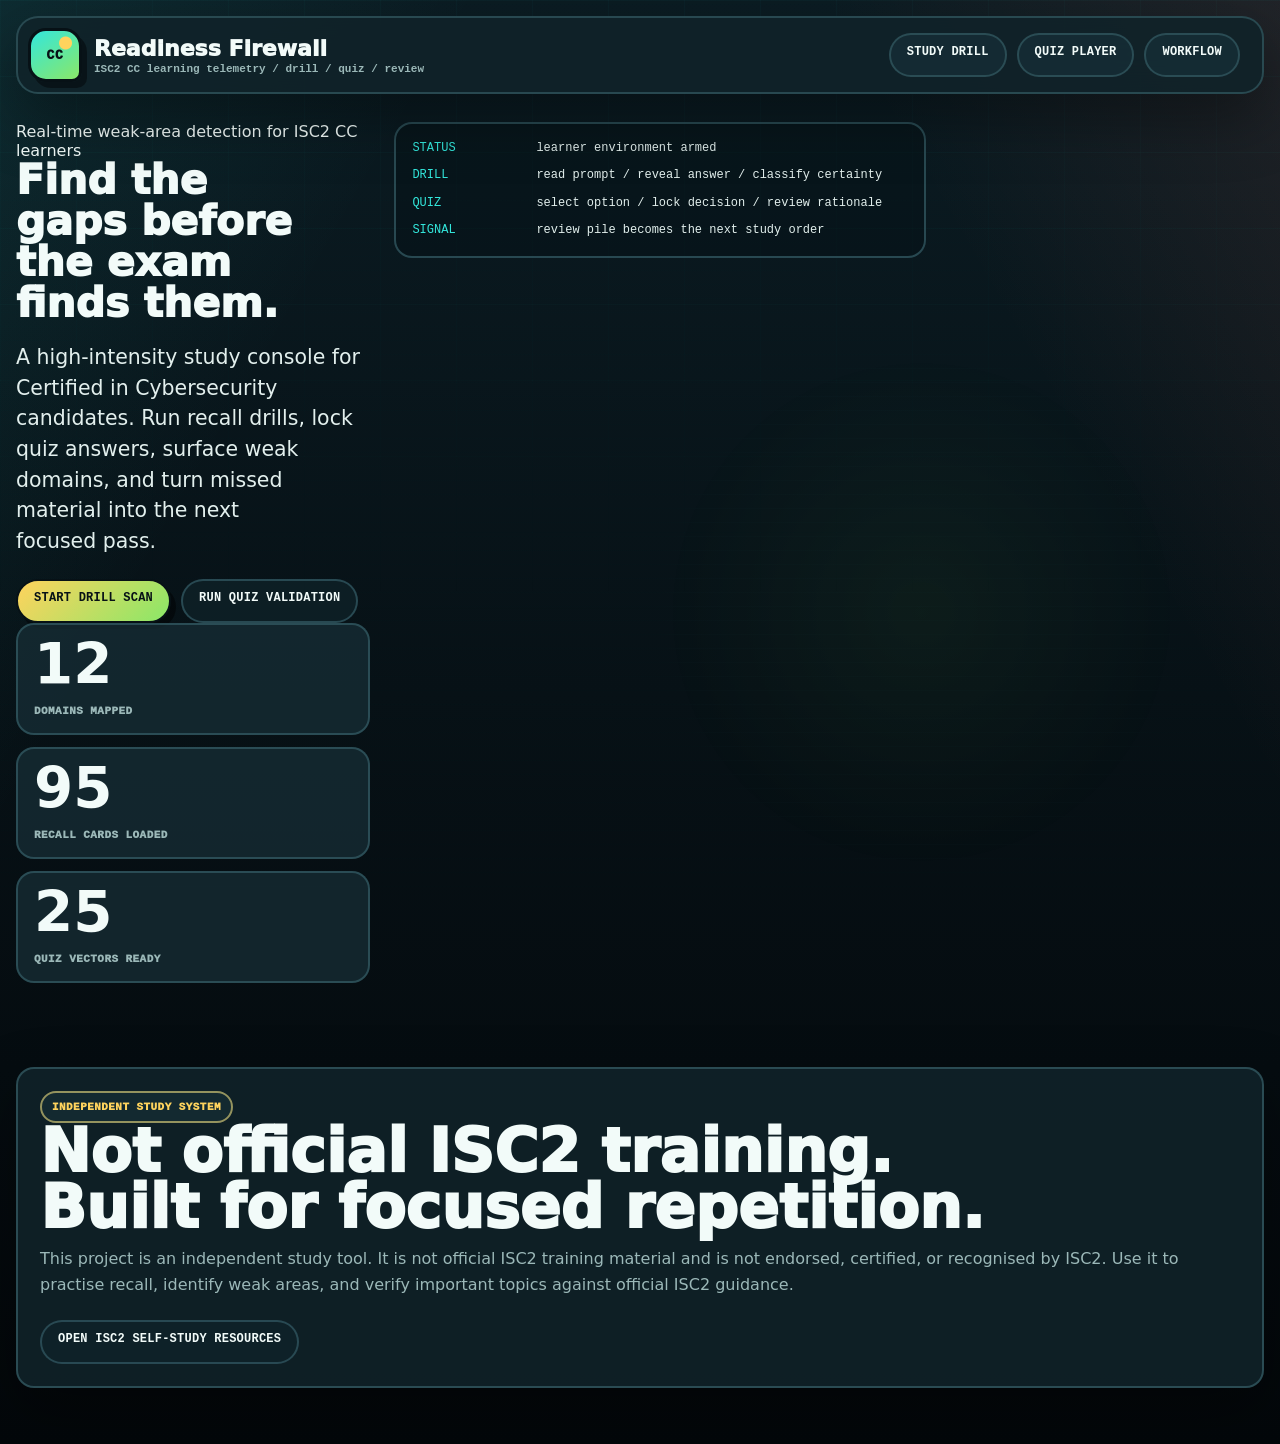
<file: isc2-cc-readiness-firewall.html>
<!doctype html>
<html lang="en">
<head>
  <meta charset="utf-8">
  <meta name="viewport" content="width=device-width, initial-scale=1">
  <title>ISC2 CC Readiness Firewall</title>
  <meta name="description" content="A Lucien-inspired ISC2 Certified in Cybersecurity study control room with drill cards, quiz runs, and weak-area detection.">
  <link rel="stylesheet" href="assets/styles.css">
</head>
<body>
  <div class="app-shell">
    <header class="nav">
      <a class="brand" href="index.html" aria-label="ISC2 CC Readiness Firewall home">
        <div class="logo">CC</div>
        <div>
          <div class="brand-title">Readiness Firewall</div>
          <div class="brand-subtitle">ISC2 CC learning telemetry / drill / quiz / review</div>
        </div>
      </a>
      <nav class="nav-links" aria-label="Primary navigation">
        <a class="nav-link" href="tools/drill/index.html">Study Drill</a>
        <a class="nav-link" href="tools/quiz/index.html">Quiz Player</a>
        <a class="nav-link" href="docs/STUDY_WORKFLOW.md">Workflow</a>
      </nav>
    </header>

    <main>
      <section class="hero">
        <div>
          <div class="kicker"><span class="kicker-dot"></span> Real-time weak-area detection for ISC2 CC learners</div>
          <h1>Find the gaps before the exam finds them.</h1>
          <p class="lead">A high-intensity study console for Certified in Cybersecurity candidates. Run recall drills, lock quiz answers, surface weak domains, and turn missed material into the next focused pass.</p>
          <div class="hero-actions">
            <a class="button primary" href="tools/drill/index.html">Start drill scan</a>
            <a class="button ghost" href="tools/quiz/index.html">Run quiz validation</a>
          </div>
          <div class="stats" aria-label="Study system metrics">
            <div class="stat"><strong id="domainCount">12</strong><span>domains mapped</span></div>
            <div class="stat"><strong id="drillCount">95</strong><span>recall cards loaded</span></div>
            <div class="stat"><strong id="questionCount">25</strong><span>quiz vectors ready</span></div>
          </div>
        </div>

        <div class="cyber-card" aria-label="Readiness firewall visualization">
          <div class="ring"></div>
          <div class="orb"></div>
          <div class="console">
            <div class="console-line"><span class="console-key">status</span><span>learner environment armed</span></div>
            <div class="console-line"><span class="console-key">drill</span><span>read prompt / reveal answer / classify certainty</span></div>
            <div class="console-line"><span class="console-key">quiz</span><span>select option / lock decision / review rationale</span></div>
            <div class="console-line"><span class="console-key">signal</span><span>review pile becomes the next study order</span></div>
          </div>
        </div>
      </section>

      <section class="section" aria-label="Independent study disclaimer">
        <div class="card">
          <span class="pill warn">Independent study system</span>
          <h2>Not official ISC2 training. Built for focused repetition.</h2>
          <p class="muted">This project is an independent study tool. It is not official ISC2 training material and is not endorsed, certified, or recognised by ISC2. Use it to practise recall, identify weak areas, and verify important topics against official ISC2 guidance.</p>
          <div class="actions">
            <a class="button ghost" href="https://www.isc2.org/certifications/cc/cc-self-study-resources" target="_blank" rel="noopener noreferrer">Open ISC2 self-study resources</a>
          </div>
        </div>
      </section>
    </main>
  </div>

  <script src="data/app-data.js"></script>
  <script>
    const data = window.ISC2_CC_DATA || { domains: [], drills: [], questions: [] }
    document.getElementById('domainCount').textContent = data.domains.length
    document.getElementById('drillCount').textContent = data.drills.length
    document.getElementById('questionCount').textContent = data.questions.length
  </script>
</body>
</html>
</file>
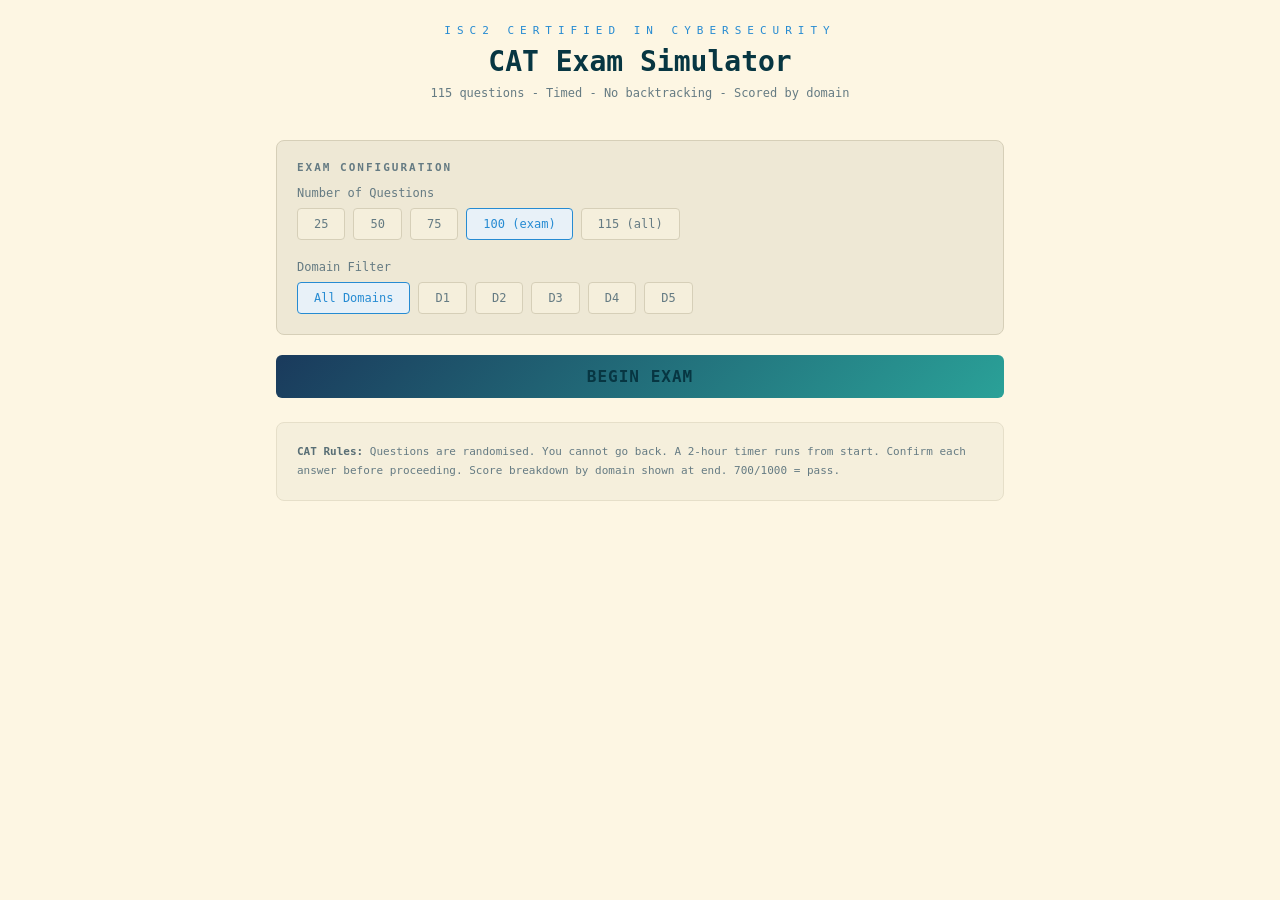
<file: Study Resources/Study_Plan/5-5_isc_2_cc_cat_simulator_single_file.html>
<!DOCTYPE html>
<html lang="en">
<head>
  <meta charset="UTF-8" />
  <meta name="viewport" content="width=device-width, initial-scale=1.0" />
  <title>ISC2 CC CAT Exam Simulator</title>
  <style>
    :root {
      --bg: #fdf6e3;
      --panel: #eee8d5;
      --panel2: #f5efdc;
      --border: #d6cfb8;
      --muted: #657b83;
      --text: #586e75;
      --text-strong: #073642;
      --blue: #268bd2;
      --blue2: #2aa198;
      --green: #859900;
      --green-text: #586e75;
      --red: #dc322f;
      --red-text: #cb4b16;
      --gold: #b58900;
      --d1: #cb4b16;
      --d2: #b58900;
      --d3: #859900;
      --d4: #268bd2;
      --d5: #6c71c4;
    }
    * { box-sizing: border-box; }
    body {
      margin: 0;
      background: var(--bg);
      color: var(--text);
      font-family: "JetBrains Mono", "Fira Code", Consolas, monospace;
    }
    .wrap { max-width: 760px; margin: 0 auto; padding: 24px 16px; }
    .panel {
      background: var(--panel);
      border: 1px solid var(--border);
      border-radius: 8px;
      padding: 20px;
    }
    .panel + .panel { margin-top: 16px; }
    .muted { color: var(--muted); }
    .title { font-size: 28px; font-weight: 700; color: var(--text-strong); margin: 0; }
    .tinycaps { font-size: 11px; letter-spacing: 4px; text-transform: uppercase; }
    .center { text-align: center; }
    .btn {
      width: 100%;
      padding: 12px 14px;
      border: none;
      border-radius: 6px;
      background: linear-gradient(135deg, #1a3a5c, #2aa198);
      color: var(--text-strong);
      cursor: pointer;
      font: inherit;
      font-weight: 700;
      letter-spacing: 1px;
      text-transform: uppercase;
    }
    .btn:disabled {
      background: #e6dfc9;
      color: #93a1a1;
      cursor: not-allowed;
    }
    .btnrow { display: flex; gap: 8px; flex-wrap: wrap; }
    .pill {
      padding: 8px 16px;
      border-radius: 4px;
      border: 1px solid var(--border);
      background: var(--panel2);
      color: var(--muted);
      cursor: pointer;
      font: inherit;
      font-size: 12px;
    }
    .pill.active-blue {
      border-color: var(--blue);
      background: #e8f1f8;
      color: #268bd2;
    }
    .progress {
      height: 4px;
      background: #e6dfc9;
      border-radius: 2px;
      overflow: hidden;
      margin-bottom: 16px;
    }
    .progress > div {
      height: 100%;
      background: var(--blue);
      width: 0;
      transition: width 0.25s;
    }
    .badge {
      display: inline-block;
      padding: 4px 10px;
      border-radius: 4px;
      font-size: 10px;
      font-weight: 700;
      letter-spacing: 1px;
      text-transform: uppercase;
      margin-bottom: 16px;
    }
    .question {
      font-size: 14px;
      line-height: 1.75;
      color: #073642;
      margin: 0;
    }
    .options { display: flex; flex-direction: column; gap: 8px; margin: 16px 0 20px; }
    .option {
      display: flex;
      gap: 12px;
      align-items: flex-start;
      width: 100%;
      padding: 12px 16px;
      border-radius: 6px;
      border: 1px solid var(--border);
      background: var(--panel2);
      color: #586e75;
      cursor: pointer;
      font: inherit;
      text-align: left;
      line-height: 1.6;
    }
    .option[disabled] { cursor: default; }
    .optkey {
      width: 24px;
      height: 24px;
      border-radius: 4px;
      flex: 0 0 auto;
      display: flex;
      align-items: center;
      justify-content: center;
      background: #e6dfc9;
      color: var(--muted);
      font-size: 11px;
      font-weight: 700;
    }
    .rationale {
      background: var(--panel);
      border: 1px solid var(--border);
      border-radius: 6px;
      padding: 16px;
      margin-bottom: 16px;
      font-size: 12px;
      line-height: 1.7;
      color: #657b83;
    }
    .score {
      font-size: 64px;
      font-weight: 700;
      line-height: 1;
    }
    .status {
      display: inline-block;
      margin-top: 12px;
      padding: 6px 20px;
      border-radius: 4px;
      font-size: 12px;
      font-weight: 700;
      letter-spacing: 2px;
      text-transform: uppercase;
    }
    .domain-row { margin-bottom: 14px; }
    .domain-top { display: flex; justify-content: space-between; font-size: 11px; margin-bottom: 4px; }
    .bar { height: 6px; background: #e6dfc9; border-radius: 3px; overflow: hidden; }
    .bar > div { height: 100%; width: 0; transition: width 0.5s; }
    .missed {
      max-height: 420px;
      overflow-y: auto;
    }
    .missed-item {
      padding: 12px 0;
      border-bottom: 1px solid #e6dfc9;
      font-size: 12px;
      line-height: 1.6;
    }
    .topline { display: flex; justify-content: space-between; align-items: center; margin-bottom: 6px; font-size: 11px; color: var(--muted); }
    .spacer { height: 12px; }
    @media (max-width: 600px) {
      .wrap { padding: 16px 12px; }
      .title { font-size: 22px; }
      .score { font-size: 52px; }
    }
  </style>
</head>
<body>
  <div id="app"></div>

  <script>
    const QUESTIONS = [
      {id:1,d:1,q:"In the context of security principles, which of the following BEST exemplifies the concept of least privilege?",o:["Granting every user admin rights to ensure ease of system access","Assigning permissions based on the minimum necessary for job functions","Implementing multi-factor authentication for all system users","Encrypting all data stored on the company's servers"],a:1,r:"Least privilege means users receive only the access rights strictly required for their role."},
      {id:2,d:1,q:"Which of the following BEST describes the principle of 'defence in depth' in cybersecurity?",o:["Using a single, strong firewall to protect the network perimeter","Implementing multiple layers of security controls throughout an IT system","Focusing exclusively on external threats to strengthen network security","Deploying antivirus software on all endpoint devices"],a:1,r:"Defence in depth layers multiple independent controls so that if one fails, others still protect."},
      {id:3,d:1,q:"What does the principle of 'fail-safe defaults' entail?",o:["Systems default to an open access state in case of failure","Systems default to a secure state, denying access when a failure occurs","Automatic backup of all system data during a security breach","Immediate shutdown of systems when a security breach is detected"],a:1,r:"Fail-safe defaults: in the absence of a positive authorisation decision, access is denied."},
      {id:4,d:1,q:"Which of the following BEST describes 'non-repudiation' in information security?",o:["Users can deny their actions on a system","Data cannot be duplicated without authorisation","An entity cannot deny the authenticity of their signature on a document or message","All network communications are encrypted"],a:2,r:"Non-repudiation ensures a party cannot deny having sent or received a message. Digital signatures are the primary mechanism."},
      {id:5,d:1,q:"In cybersecurity, what is meant by the term 'risk transference'?",o:["Eliminating all potential risks from a system","Shifting the responsibility for risk to a third party, such as through insurance","Reducing risk by implementing security controls","Ignoring risk in favour of operational efficiency"],a:1,r:"Risk transference moves the financial burden of a risk to another party. Insurance is the classic example."},
      {id:6,d:1,q:"What is the primary focus of 'data sovereignty' in cybersecurity?",o:["The encryption standards used to secure data","The physical location where data is stored and its legal implications","The amount of data an organisation can store","The speed at which data can be accessed"],a:1,r:"Data sovereignty means data is subject to the laws of the jurisdiction where it is stored."},
      {id:7,d:1,q:"Which concept is central to 'information security governance'?",o:["Ensuring all users have unrestricted access to information","Bypassing standard security protocols to speed up system performance","Aligning information security strategies with business objectives","Focusing solely on technical solutions to secure information"],a:2,r:"Governance aligns security with mission, risk appetite, and business goals."},
      {id:8,d:1,q:"Which principle underlies 'compartmentalisation' in securing information systems?",o:["Granting every user access to all system resources for transparency","Dividing system resources and information into distinct segments to limit access","Centralising all data storage for easier management and security","Removing all barriers to information flow within an organisation"],a:1,r:"Compartmentalisation limits blast radius by segmenting access."},
      {id:9,d:1,q:"'Separation of duties' is designed to:",o:["Concentrate all critical tasks within a single department for efficiency","Assign all security-related tasks to the IT department only","Prevent fraud and errors by dividing tasks among multiple individuals or groups","Ensure that all employees have the ability to perform each other's jobs"],a:2,r:"Separation of duties requires no single individual controls all steps of a critical process."},
      {id:10,d:1,q:"What is the primary objective of a risk assessment procedure?",o:["To assign risk priorities to identified risks","To assess the potential impact of risks on the organisation","To implement controls and measures to reduce or eliminate risks","To provide a structured approach for conducting risk assessments"],a:3,r:"A risk assessment procedure is a structured methodology for identifying, evaluating, and prioritising risks."},
      {id:11,d:1,q:"In risk management, what does the term 'impact' refer to?",o:["The actions taken to transfer or mitigate risks","The frequency of security-related events","The magnitude of harm resulting from unauthorised disclosure, modification, destruction, or loss of information","The potential vulnerabilities in a system or process"],a:2,r:"Impact is the magnitude of harm from a threat exploiting a vulnerability."},
      {id:12,d:1,q:"The concept of 'zero trust security' is based on which assumption?",o:["Trust is granted once and is valid for all network interactions","Trust is never assumed and must be continuously verified","Trust is only necessary for external connections","Trust is based solely on the physical location of access attempts"],a:1,r:"Zero Trust means never trust, always verify. No implicit trust even inside the perimeter."},
      {id:13,d:1,q:"What is the primary goal of 'data minimisation' in privacy and security practices?",o:["To collect as much data as possible for future analysis","To limit data collection to the minimum necessary for the intended purpose","To maximise the storage of data for regulatory compliance","To encrypt all collected data regardless of its sensitivity"],a:1,r:"Data minimisation reduces exposure by not retaining data beyond operational need."},
      {id:14,d:1,q:"'Quantitative risk analysis' primarily involves:",o:["Estimating the impact of risks using descriptive language","Calculating the potential impact of risks using numerical data","Ignoring low-impact risks to focus on high-impact ones","Focusing solely on the qualitative aspects of security vulnerabilities"],a:1,r:"Quantitative analysis uses numbers like SLE, ARO, and ALE."},
      {id:15,d:1,q:"What is the primary goal of 'threat modelling'?",o:["To design aesthetically pleasing security interfaces","To predict and prioritise potential threats to an IT system","To ensure compliance with international cybersecurity standards","To monitor network traffic in real-time for anomaly detection"],a:1,r:"Threat modelling identifies and prioritises threats during design."},
      {id:16,d:1,q:"'Security convergence' refers to:",o:["The merging of physical and information security practices","The use of a single password across multiple systems","The consolidation of all security logs into one database","The alignment of security and business goals"],a:0,r:"Security convergence integrates physical and logical security under unified governance."},
      {id:17,d:1,q:"Which principle advocates for security policies that adapt over time based on new insights and evolving threats?",o:["Static security policy","Adaptive security policy","Fixed security framework","Immutable security guidelines"],a:1,r:"Adaptive policies are reviewed and updated as the threat landscape changes."},
      {id:18,d:1,q:"Which ISC2 Code of Ethics canon requires members to protect society, the common good, and necessary public trust?",o:["Provide diligent and competent service to principals","Act honourably, honestly, justly, responsibly, and legally","Protect society, the common good, necessary public trust and confidence, and the infrastructure","Advance and protect the profession"],a:2,r:"Canon 1 is to protect society, the common good, necessary public trust and confidence, and the infrastructure."},
      {id:19,d:1,q:"What distinguishes 'policies' from 'procedures' in an organisational security context?",o:["Policies are technical, procedures are managerial","Policies state what must be done, procedures describe how to do it","Procedures are legally binding, policies are voluntary","There is no meaningful distinction"],a:1,r:"Policy is what and why. Procedure is step by step how."},
      {id:20,d:1,q:"Which of the following is a PREVENTIVE security control?",o:["An intrusion detection system","A firewall","A security audit","A backup generator"],a:1,r:"A firewall is preventive. IDS is detective. Audit is detective. Generator is compensating."},
      {id:21,d:1,q:"Which type of security control is a backup generator?",o:["Preventive","Detective","Compensating/Recovery","Corrective"],a:2,r:"A backup generator compensates for power failure to maintain availability."},
      {id:22,d:1,q:"In cybersecurity, 'asset classification and control' is crucial because:",o:["It ensures all users have equal access to information resources","It mandates the use of strong passwords for all system accounts","It helps identify and apply appropriate protections based on asset value","It requires the encryption of all data, regardless of sensitivity"],a:2,r:"Classification enables proportional controls based on asset sensitivity and value."},
      {id:23,d:1,q:"Which of the following BEST describes the concept of 'privacy'?",o:["Protecting personal information from unauthorised access or disclosure","Ensuring data is accurate and unchanged","Making sure data is always accessible when needed","All of the above"],a:0,r:"Privacy protects personal information from unauthorised disclosure. Accuracy is integrity. Accessibility is availability."},
      {id:24,d:1,q:"A DevOps team has updated application source code and many unauthorised changes have been made. What is the BEST control to prevent recurrence?",o:["Backup","File labels","Security audit","Hashing"],a:3,r:"Hashing detects any modification to file content by producing a unique digest."},
      {id:25,d:1,q:"What would a security professional use to ensure a specific control is working as expected?",o:["Security testing","Security assessment","Security audit","Security walkthrough"],a:0,r:"Security testing actively verifies a control functions as intended."},
      {id:26,d:1,q:"Communication between end systems is encrypted using a key, often known as a:",o:["Symmetric key","Private key","Asymmetric key","Public key"],a:0,r:"Session encryption usually uses a symmetric key because it is fast for bulk data."},
      {id:27,d:1,q:"Which of the following documents are created by governments or national authorities?",o:["Standards","Guidelines","Regulations","Policies"],a:2,r:"Regulations are created by governments and carry legal or financial penalties."},
      {id:28,d:1,q:"Which of the following is NOT a social engineering technique?",o:["Pretexting","Segregation","Quid pro quo","Tailgating"],a:1,r:"Segregation of duties is a security control, not a social engineering technique."},
      {id:29,d:1,q:"When a company hires an insurance company to mitigate the financial consequences of risk, which risk management technique is being applied?",o:["Risk transfer","Risk avoidance","Risk mitigation","Risk tolerance"],a:0,r:"Insurance is risk transfer."},
      {id:30,d:1,q:"What is the PRIMARY purpose of the ISC2 Code of Ethics?",o:["To establish technical security standards","To guide the professional conduct of ISC2 members","To define penalties for cybersecurity breaches","To outline specific security technologies to use"],a:1,r:"The Code of Ethics governs professional behaviour of ISC2 certified members."},
      {id:31,d:1,q:"Sensitivity is a measure of the:",o:["Pertinence assigned to information by its owner for representing need for urgency","Protection and timeliness assigned to information by its owner","Importance assigned to information by its owner, or the purpose of representing its need for protection","Availability and redundancy of information based on storage location"],a:2,r:"Sensitivity is the importance assigned by the owner that represents need for protection."},
      {id:32,d:1,q:"Risk management is BEST defined as:",o:["The assessment of the potential impact of a threat","The identification, evaluation and prioritisation of risks","The impact and likelihood of a threat","The creation of an incident response team"],a:1,r:"Risk management means identifying, evaluating, and prioritising risks, then applying resources to reduce impact."},
      {id:33,d:1,q:"Which regulations address data protection and privacy in Europe?",o:["FISMA","HIPAA","SOX","GDPR"],a:3,r:"GDPR covers EU data protection and privacy."},
      {id:34,d:1,q:"Which of the following is the THIRD canon of the ISC2 Code of Ethics?",o:["Protect society, the common good, necessary public trust and confidence, and the infrastructure","Act honourably, honestly, justly, responsibly, and legally","Provide diligent and competent service to principals","Advance and protect the profession"],a:2,r:"Canon order is protect society, act honourably, provide diligent service, advance the profession."},
      {id:35,d:2,q:"What is the PRIMARY goal of conducting a Business Impact Analysis (BIA)?",o:["To identify and prioritise the organisation's risks","To determine the impact of disruptions on business operations","To assess the organisation's compliance with legal requirements","To evaluate the effectiveness of current security measures"],a:1,r:"BIA identifies critical functions and quantifies disruption impact. Common outputs are MTD, RTO, and RPO."},
      {id:36,d:2,q:"During an incident response, which step should be taken FIRST when a breach is detected?",o:["Begin data recovery procedures immediately","Notify external authorities and stakeholders","Isolate affected systems to prevent further compromise","Conduct a post-incident review to identify lessons learned"],a:2,r:"First priority is containment. Isolate affected systems to stop the spread."},
      {id:37,d:2,q:"What is the PRIMARY purpose of an off-site data backup?",o:["To facilitate rapid access to data in case of a system failure","To comply with industry regulations regarding data preservation","To ensure data availability in the event of a geographical disaster","To reduce the overall cost of the disaster recovery process"],a:2,r:"Off-site backup provides geographic redundancy and survives site-level disasters."},
      {id:38,d:2,q:"Which of the following BEST describes the purpose of a hot site in disaster recovery planning?",o:["A location where backup media is stored off-site","A fully equipped facility where operations can be immediately resumed","A secure facility for the incident response team to meet during a disaster","A temporary office space with basic amenities but no pre-installed equipment"],a:1,r:"A hot site is fully operational and supports immediate failover."},
      {id:39,d:2,q:"Which of the following BEST describes the role of a cold site in disaster recovery?",o:["A fully operational secondary office location","An alternate facility with infrastructure but without pre-installed equipment","A virtual environment activated only during an incident","A secure storage location for backup data and software"],a:1,r:"A cold site has basic infrastructure like power and HVAC but no installed equipment."},
      {id:40,d:2,q:"In incident response, 'lessons learned' is MOST closely associated with which phase?",o:["Preparation","Detection and Analysis","Containment, Eradication, and Recovery","Post-Incident Activity"],a:3,r:"Lessons learned belongs to the post-incident activity phase."},
      {id:41,d:2,q:"In the context of disaster recovery strategies, what is the significance of an RPO (Recovery Point Objective)?",o:["It defines the maximum tolerable amount of data loss measured in time","It outlines the total budget allocated for disaster recovery efforts","It specifies the minimum required bandwidth for remote backup","It identifies the critical personnel needed for recovery operations"],a:0,r:"RPO is the maximum acceptable data loss measured in time and drives backup frequency."},
      {id:42,d:2,q:"What is the MOST critical factor to consider when determining the RTO for a critical system?",o:["The cost of downtime per hour for the system","The system's role in daily operations","The maximum tolerable period of disruption for the system","The geographic location of the system's backups"],a:2,r:"RTO is constrained by the maximum tolerable downtime for the system."},
      {id:43,d:2,q:"Which of the following is the MOST critical component to ensure effective incident response actions?",o:["The availability of a dedicated incident response team","The inclusion of an automatic data backup system","The detailed list of potential incidents and their definitions","The integration of the plan with the organisation's overall security policy"],a:3,r:"An incident response plan must align with the overall security policy for authority and consistency."},
      {id:44,d:2,q:"Which of the following options does NOT represent a possible model for an Incident Response Team (IRT)?",o:["Leveraged","Dedicated","Hybrid","Pre-existing"],a:3,r:"Dedicated, leveraged, and hybrid are recognised IRT models. Pre-existing is not."},
      {id:45,d:2,q:"What is the PRIMARY goal of a Disaster Recovery Plan (DRP)?",o:["Outline a safe escape procedure for the organisation's personnel","Maintain crucial company operations in the event of a disaster","Restore company operations to the last-known reliable operational state","Provide a safe environment for recovery team members"],a:2,r:"A DRP focuses on restoring IT systems and technical operations."},
      {id:46,d:2,q:"What is the PRIMARY goal of a Business Continuity Plan (BCP) test?",o:["To fulfil audit requirements","To verify the effectiveness of the plan under simulated conditions","To train new employees on their roles during an incident","To satisfy stakeholder demands for organisational resilience"],a:1,r:"A BCP test validates that the plan will work under simulated conditions."},
      {id:47,d:2,q:"The term 'Business Impact Plan' refers to:",o:["A strategic plan for measuring financial losses from disruptions","This term does not exist in standard business continuity terminology","An alternate name for the Business Continuity Plan","A subsidiary plan within the DRP"],a:1,r:"Business Impact Plan is not a standard term. Correct terms include BIA, BCP, and DRP."},
      {id:48,d:3,q:"Which access control model is MOST appropriate for a military organisation with highly classified information?",o:["Discretionary Access Control (DAC)","Mandatory Access Control (MAC)","Role-Based Access Control (RBAC)","Attribute-Based Access Control (ABAC)"],a:1,r:"MAC uses labels from a central authority and is ideal for classified environments."},
      {id:49,d:3,q:"Which access control model is BEST suited for environments requiring dynamic adjustments based on changing contexts such as user location or time of access?",o:["Mandatory Access Control (MAC)","Discretionary Access Control (DAC)","Role-Based Access Control (RBAC)","Attribute-Based Access Control (ABAC)"],a:3,r:"ABAC evaluates multiple attributes such as user, resource, device, and environment."},
      {id:50,d:3,q:"In a Role-Based Access Control system, which scenario BEST demonstrates 'role explosion'?",o:["A system with a few predefined roles that cover all necessary permissions","A system where individual permissions are directly assigned to users instead of roles","A system that requires a new role for each unique combination of permissions","A system with roles defined at a very high level such as 'user' and 'administrator'"],a:2,r:"Role explosion happens when too many overly specific roles are created."},
      {id:51,d:3,q:"What is the biggest challenge in a Discretionary Access Control (DAC) system?",o:["Ensuring users have minimum necessary permissions","Preventing propagation of access rights when objects are shared widely","Establishing fixed roles that accurately reflect organisational structure","Automatically adjusting permissions based on real-time data attributes"],a:1,r:"DAC can allow uncontrolled propagation of rights when users share objects widely."},
      {id:52,d:3,q:"Which principle of access control is primarily concerned with ensuring users are who they claim to be?",o:["Authentication","Authorisation","Accounting","Auditing"],a:0,r:"Authentication proves identity. Authorisation grants access. Accounting records activity."},
      {id:53,d:3,q:"Which type of authentication is 'something you are'?",o:["Type 1","Type 2","Type 3","Type 4"],a:2,r:"Type 3 is biometric or something you are."},
      {id:54,d:3,q:"In an organisation using RBAC, which of the following BEST describes 'role mining'?",o:["Defining new roles based on observed user behaviour patterns","Manual assignment of users to predefined roles","Using automated tools to identify and correct improper role assignments","Reviewing and updating roles on a periodic basis"],a:0,r:"Role mining analyses existing user-permission assignments to derive appropriate roles."},
      {id:55,d:3,q:"What access control mechanism is MOST effective in preventing unauthorised access to sensitive resources in a cloud computing environment?",o:["Password complexity requirements","Multifactor authentication (MFA)","Periodic access reviews","Single sign-on (SSO)"],a:1,r:"MFA requires independent factors so compromise of one factor does not grant access."},
      {id:56,d:3,q:"In federated access management, what does a SAML assertion provide?",o:["A digital certificate for encrypting data in transit","A request for access between federated domains","A format for exchanging authentication and authorisation data","A schema for role-based access control settings"],a:2,r:"SAML assertions carry authentication and authorisation data between identity and service providers."},
      {id:57,d:3,q:"Which access control principle is violated when a user retains access rights to resources after changing roles?",o:["Separation of duties","Least privilege","Mandatory access control","Role explosion"],a:1,r:"Privilege creep violates least privilege."},
      {id:58,d:3,q:"Which is the MOST effective access control for preventing unauthorised access to a door?",o:["Fences","Turnstiles","Barriers","Locks"],a:3,r:"A lock directly prevents the door from being opened by unauthorised people."},
      {id:59,d:3,q:"What is the primary purpose of 'separation of duties' in access control?",o:["To ensure no single individual has control over all aspects of a transaction","To divide responsibilities among multiple systems to improve performance","To segregate network segments for security purposes","To allocate different shifts to employees for 24/7 coverage"],a:0,r:"Separation of duties helps prevent fraud and errors by splitting control."},
      {id:60,d:3,q:"What is the primary security concern associated with delegation of rights?",o:["Increased complexity of access control lists","Potential for privilege escalation","Decreased efficiency in access control administration","Reduced granularity of access control"],a:1,r:"Improper delegation can enable privilege escalation."},
      {id:61,d:3,q:"In context-aware access control, which factor would NOT typically influence access decisions?",o:["The time of the access request","The user's compliance with corporate security training","The risk level associated with the accessed resource","The device used to make the access request"],a:1,r:"Real-time access engines usually evaluate context, device, risk, and timing, not HR training completion."},
      {id:62,d:3,q:"Which access control model specifies access to an object based on the subject's role in the organisation?",o:["RBAC","MAC","ABAC","DAC"],a:0,r:"RBAC assigns permissions to roles and users to roles."},
      {id:63,d:3,q:"What type of security control is a biometric reader that grants access to a data centre building?",o:["Administrative control","Physical control","Technical/Logical control","Compensating control"],a:1,r:"A biometric reader on a physical entrance is a physical security control."},
      {id:64,d:3,q:"Which of the following is an example of two-factor authentication (2FA)?",o:["Password and PIN","Smart card and fingerprint","Username and password","Two different passwords"],a:1,r:"Two-factor means two different factor types, such as have and are."},
      {id:65,d:4,q:"In the OSI model, at which layer does a network-based IDS typically operate?",o:["Layer 2 (Data Link)","Layer 3 (Network)","Layer 4 (Transport)","Layer 7 (Application)"],a:3,r:"A network IDS performing deep inspection often operates at the application layer."},
      {id:66,d:4,q:"Which encryption method is considered MOST secure for wireless networks?",o:["WEP","WPA","WPA2","WPA3"],a:3,r:"WPA3 is the strongest of the listed wireless security options."},
      {id:67,d:4,q:"Which protocol is primarily used for securely managing network devices remotely?",o:["SNMP","SSH","FTP","HTTP"],a:1,r:"SSH provides encrypted remote shell access for secure administration."},
      {id:68,d:4,q:"What is the primary purpose of using a VPN in network security?",o:["To create a secure and encrypted connection over a less secure network","To increase the speed of internet connections","To block malicious traffic and protect against malware","To manage network devices without using secure protocols"],a:0,r:"A VPN creates an encrypted tunnel over an untrusted network."},
      {id:69,d:4,q:"What is the primary function of a network access control (NAC) system?",o:["To encrypt data traffic on a network","To manage the distribution of IP addresses","To control access to a network based on compliance with defined security policies","To monitor network traffic for malicious activities"],a:2,r:"NAC evaluates device compliance before granting network access."},
      {id:70,d:4,q:"Which technology is typically used to isolate broadcast domains in a network environment?",o:["VPN","VLAN","NAT","Proxy"],a:1,r:"VLANs logically segment a network into separate broadcast domains."},
      {id:71,d:4,q:"What is the main security advantage of implementing network segmentation?",o:["Reducing the overall cost of the network infrastructure","Increasing the speed of the network","Limiting the spread of malware and reducing the attack surface","Simplifying the management of the network"],a:2,r:"Segmentation limits lateral movement and contains compromise."},
      {id:72,d:4,q:"Which protocol is designed to secure SNMP traffic, ensuring both encryption and data integrity?",o:["SNMPv3","SSH","HTTPS","SNMPv2"],a:0,r:"SNMPv3 adds authentication and encryption that earlier versions lack."},
      {id:73,d:4,q:"What is the primary purpose of implementing a DMZ (Demilitarised Zone)?",o:["To segregate internal network traffic from external traffic","To encrypt all inbound and outbound communications","To provide a secure area for users to access the internet","To host public-facing services while protecting the internal network"],a:3,r:"A DMZ hosts public-facing services while shielding the internal network."},
      {id:74,d:4,q:"In the context of network security, which BEST describes a Zero Trust model?",o:["Trusting all devices within the network but not external devices","Never trusting, always verifying every device whether inside or outside the network","Trusting devices based on their IP addresses","Implementing default allow rules in firewall configurations"],a:1,r:"Zero Trust removes implicit trust and verifies every access request."},
      {id:75,d:4,q:"Which of the following is a characteristic of symmetric encryption within network security?",o:["It uses the same key for encryption and decryption","It uses a public key for encryption and a private key for decryption","It cannot be used for encrypting internet traffic","It provides a method for digital signatures"],a:0,r:"Symmetric encryption uses one shared key and is efficient for bulk data."},
      {id:76,d:4,q:"What is the main function of a SIEM system in network security?",o:["To physically secure network hardware","To manage IP address allocations","To aggregate and analyse security-related events and information","To encrypt all data traffic within the network"],a:2,r:"A SIEM aggregates, correlates, and analyses security events."},
      {id:77,d:4,q:"What is a honeypot primarily used for?",o:["To serve as a primary defence mechanism against DDoS attacks","To act as a decoy, attracting attackers to monitor their activities","To encrypt data traffic passing through the network","To provide high availability and redundancy for network services"],a:1,r:"A honeypot is a decoy system used to attract and observe attackers."},
      {id:78,d:4,q:"Which type of firewall is BEST suited for deep packet inspection (DPI)?",o:["Packet filtering firewall","Stateful firewall","Proxy firewall","Next-Generation Firewall (NGFW)"],a:3,r:"An NGFW combines stateful inspection with application-aware inspection and often IPS features."},
      {id:79,d:4,q:"What is the primary security concern associated with BYOD policies?",o:["Increased complexity of network topology","Potential for unauthorised access to the network","Difficulty in managing IP address allocations","Requirement for additional physical security measures"],a:1,r:"Unmanaged personal devices may lack corporate controls and create entry points."},
      {id:80,d:4,q:"Internet Protocol (IP) is known as which level protocol in the OSI model?",o:["Level 7 (Application)","Level 4 (Transport)","Level 3 (Network)","Level 2 (Data Link)"],a:2,r:"IP belongs to Layer 3, the network layer."},
      {id:81,d:4,q:"When the mail server sends mail to other mail servers it operates as a:",o:["SMTP Server","SMTP Peer","SMTP Master","SMTP Client"],a:3,r:"When originating mail to another server, it acts as an SMTP client."},
      {id:82,d:4,q:"How many bits represent the OUI (Organisationally Unique Identifier) in a MAC address?",o:["16 bits","48 bits","24 bits","32 bits"],a:2,r:"The first 24 bits of a MAC address form the OUI."},
      {id:83,d:4,q:"Which of the following is a primary security concern when implementing IPv6?",o:["The increased address space makes scanning more difficult","The mandatory use of encryption for IPv6 traffic","Misconfigured devices leading to security vulnerabilities","The elimination of NAT reducing security"],a:2,r:"Misconfiguration is a major IPv6 risk, especially in dual-stack environments."},
      {id:84,d:4,q:"Which of the following communication layers contains errors pertaining to syntax and format?",o:["Application layer","Session layer","Presentation layer","Physical layer"],a:0,r:"Application protocols define and enforce syntax and message format."},
      {id:85,d:4,q:"Which solution would ensure the LOWEST possible latency for a global e-commerce platform's customers?",o:["CDN","SaaS","Load balancing","Decentralised data centres"],a:0,r:"A CDN places cached content closer to users and reduces round-trip latency."},
      {id:86,d:4,q:"Which type of attack primarily aims to make a resource inaccessible to its intended users?",o:["Phishing","Denial of Service","Trojans","Cross-Site Scripting"],a:1,r:"A denial of service attack targets availability."},
      {id:87,d:4,q:"Which device is used to connect a LAN to the Internet?",o:["Router","Firewall","HIDS","SIEM"],a:0,r:"A router connects different networks and forwards traffic between them."},
      {id:88,d:4,q:"What does the TCP three-way handshake consist of?",o:["SYN â†’ ACK â†’ FIN","Offer â†’ Request â†’ ACK","SYN â†’ SYN/ACK â†’ ACK","Discover â†’ Offer â†’ Request"],a:2,r:"The TCP handshake is SYN, SYN/ACK, ACK."},
      {id:89,d:5,q:"Which of the following BEST describes the primary purpose of a post-incident review?",o:["To update firewall rules to prevent future incidents","To evaluate the incident response process for improvements","To determine the financial impact of the incident on the organisation","To assign blame to team members who failed to prevent the incident"],a:1,r:"A post-incident review is for blameless process improvement."},
      {id:90,d:5,q:"When configuring a SIEM system, which of the following is MOST critical to its effectiveness in detecting anomalies?",o:["The physical location of the SIEM server","The frequency of signature updates","The integration of threat intelligence feeds","The storage capacity for logs"],a:2,r:"Threat intelligence enriches SIEM correlation with current indicators and tactics."},
      {id:91,d:5,q:"In the deployment of an IDS, what is the significance of tuning the IDS?",o:["To decrease the system's power consumption","To reduce the number of false positives and false negatives","To increase the data storage capacity of the system","To improve the graphical user interface for easier use"],a:1,r:"Tuning reduces noise and missed detections."},
      {id:92,d:5,q:"When conducting vulnerability assessments, why is it important to perform both automated scanning and manual testing?",o:["Automated scanning can replace manual testing entirely","Manual testing is only necessary for systems that cannot be scanned automatically","Automated scanning identifies all vulnerabilities while manual testing verifies them","Automated scanning and manual testing complement each other, identifying different types of vulnerabilities"],a:3,r:"Automated and manual methods complement each other because they find different issues."},
      {id:93,d:5,q:"What is the primary function of a digital forensic tool in cybersecurity operations?",o:["To block malicious traffic in real-time","To analyse and recover digital evidence after a security incident","To encrypt data to prevent unauthorised access","To serve as a firewall between internal and external networks"],a:1,r:"Digital forensics preserves, examines, and analyses digital evidence."},
      {id:94,d:5,q:"What role does a SOC analyst primarily play in threat hunting activities?",o:["Designing the company's website","Proactively searching for undetected threats within the network","Managing social media accounts for cybersecurity awareness","Organising company team-building events"],a:1,r:"Threat hunting is proactive searching for hidden threats."},
      {id:95,d:5,q:"Why is it important to conduct periodic security assessments?",o:["To ensure controls continue to meet organisational security requirements","To comply with the interior design policies of the organisation","To determine the colour scheme for the security team's dashboard","To assess the entertainment value of security training programmes"],a:0,r:"Periodic assessments confirm controls remain effective as systems and risks change."},
      {id:96,d:5,q:"What is the PRIMARY benefit of implementing a regular patch management process?",o:["To enhance the graphical user interface of security tools","To ensure that all systems are running the latest, most secure software versions","To increase the storage capacity of servers","To improve the aesthetic appeal of the software"],a:1,r:"Patch management reduces exposure to known vulnerabilities."},
      {id:97,d:5,q:"What is the PRIMARY purpose of conducting a penetration test within the scope of security operations?",o:["To evaluate the performance of network equipment","To identify vulnerabilities in systems and networks before attackers do","To test the physical strength of the hardware","To assess the company's compliance with security policies"],a:1,r:"A penetration test simulates attacks to find exploitable weaknesses."},
      {id:98,d:5,q:"When establishing a security baseline, which factor is MOST critical for maintaining system security?",o:["The popularity of the software used","The initial cost of the security tools","The compatibility of security settings with operational requirements","The colour themes of the user interface"],a:2,r:"A secure baseline must still support operations or it will be bypassed."},
      {id:99,d:5,q:"In the implementation of network segmentation, what is the PRIMARY security benefit?",o:["Increasing the network's bandwidth and reducing latency","Isolating network segments and containing security breaches","Replacing traditional firewalls with more modern technologies","Centralising all network security controls in one location"],a:1,r:"Segmentation contains breaches and reduces lateral movement."},
      {id:100,d:5,q:"Why is User Behaviour Analytics (UBA) important in detecting insider threats?",o:["UBA focuses solely on external threat actors","UBA eliminates the need for traditional security measures","UBA uses machine learning to identify deviations from normal behaviour patterns","UBA increases network traffic for better analysis"],a:2,r:"UBA helps detect abnormal behaviour by users who already have valid access."},
      {id:101,d:5,q:"Before applying patches to production systems, which of the following is considered BEST practice?",o:["Apply patches as quickly as possible to production immediately","Test patches in a qualification environment before applying to production","Apply patches based on vendor reputation alone","Apply patches on fixed days regardless of urgency"],a:1,r:"Testing patches before production helps avoid service disruption."},
      {id:102,d:5,q:"In Change Management, which component addresses the procedures needed to undo changes?",o:["Request for Approval","Rollback","Request for Change","Disaster Recovery"],a:1,r:"Rollback is the planned path to reverse a change if needed."},
      {id:103,d:5,q:"Which of the following is NOT a type of learning activity used in Security Awareness?",o:["Tutorial","Awareness","Education","Training"],a:0,r:"Awareness, training, and education are the common categories. Tutorial is not."},
      {id:104,d:5,q:"Malicious emails that aim to attack company executives are an example of:",o:["Phishing","Trojans","Whaling","Rootkits"],a:2,r:"Whaling is phishing that targets senior executives."},
      {id:105,d:5,q:"What is an effective way of hardening a system?",o:["Patch the system","Create a DMZ for web application services","Have an IDS in place","Run a vulnerability scan"],a:0,r:"Patching is a direct hardening activity."},
      {id:106,d:5,q:"Which of these social engineering attacks corrupts an infrastructure service such as Domain Name System (DNS)?",o:["Spear Phishing","Pharming","Vishing","Whaling"],a:1,r:"Pharming manipulates DNS or related infrastructure to redirect users."},
      {id:107,d:5,q:"Vishing refers to which type of social engineering attack?",o:["Using a fraudulent interactive voice response system to trick victims into divulging sensitive information","Impersonating an authority figure via email","Following an authorised user into a restricted area","Requesting passwords in exchange for compensation"],a:0,r:"Vishing is voice phishing, typically over phone or IVR systems."},
      {id:108,d:5,q:"Which of the following is NOT an example of a physical security control?",o:["Security cameras","Biometric access controls at a building entrance","Remote control electronic locks","Firewalls"],a:3,r:"A firewall is a technical or logical control, not a physical one."},
      {id:109,d:5,q:"Which devices have the PRIMARY objective of collecting and analysing security events?",o:["Firewall","Hubs","Routers","SIEM"],a:3,r:"A SIEM is built for collecting, correlating, and analysing security events."},
      {id:110,d:5,q:"An organisation needs a network security tool that detects malicious activity. Which of these tools will BEST meet their requirements?",o:["Router","Firewall","IDS","IPS"],a:2,r:"An IDS is designed to detect and alert on malicious activity."},
      {id:111,d:5,q:"Which type of attack will MOST effectively provide privileged access (root access on Unix or Linux) to a computer while hiding its presence?",o:["Rootkits","Phishing","Cross-Site Scripting","Trojans"],a:0,r:"A rootkit is designed for hidden privileged persistence."},
      {id:112,d:5,q:"How many data labels are generally considered manageable for an organisation?",o:["1","1 to 2","2 to 8","More than 10"],a:2,r:"A moderate number of labels is manageable. Too many labels create confusion."},
      {id:113,d:5,q:"A community cloud deployment model is where:",o:["A single organisation exclusively uses the cloud infrastructure","Several organisations with similar needs share the infrastructure and resources","Cloud infrastructure is available to the general public","Two or more distinct cloud models are bound together"],a:1,r:"A community cloud is shared by organisations with similar requirements or concerns."},
      {id:114,d:5,q:"Which of the following is protected by regulations such as GDPR, HIPAA, and PCI-DSS?",o:["Protected Health Information (PHI)","Secure Credit Card Payments (SCCP)","Personally Identifiable Information (PII)","Publicly Identifiable Information (PII)"],a:2,r:"PII is the broad concept protected across multiple privacy and data protection regimes."},
      {id:115,d:5,q:"A contract between a service provider and a customer that defines the expected level of service is known as a:",o:["Rules of Engagement (ROE)","Memorandum of Understanding (MOU)","Service Level Agreement (SLA)","Non-Disclosure Agreement (NDA)"],a:2,r:"An SLA defines measurable service commitments between provider and customer."}
    ];

    const DOMAIN_NAMES = {1:'Security Principles',2:'BC, DR and IR',3:'Access Controls',4:'Network Security',5:'Security Operations'};
    const DOMAIN_COLORS = {1:'#cb4b16',2:'#b58900',3:'#859900',4:'#268bd2',5:'#6c71c4'};

    const state = {
      phase: 'menu',
      questions: [],
      qIdx: 0,
      selected: null,
      confirmed: false,
      answers: [],
      timer: 7200,
      examSize: 100,
      domainFilter: 0,
      interval: null
    };

    function shuffle(arr) {
      const a = [...arr];
      for (let i = a.length - 1; i > 0; i--) {
        const j = Math.floor(Math.random() * (i + 1));
        [a[i], a[j]] = [a[j], a[i]];
      }
      return a;
    }

    function formatTime(s) {
      const h = Math.floor(s / 3600);
      const m = String(Math.floor((s % 3600) / 60)).padStart(2, '0');
      const sec = String(s % 60).padStart(2, '0');
      return `${h}:${m}:${sec}`;
    }

    function getScore() {
      const correct = state.answers.filter(a => a.correct).length;
      const total = state.answers.length;
      const pct = total > 0 ? Math.round((correct / total) * 1000) : 0;
      return { correct, total, pct };
    }

    function getDomainStats() {
      const stats = {};
      for (const d of [1,2,3,4,5]) {
        const domAnswers = state.answers.filter(a => a.domain === d);
        const correct = domAnswers.filter(a => a.correct).length;
        stats[d] = {
          total: domAnswers.length,
          correct,
          pct: domAnswers.length > 0 ? Math.round((correct / domAnswers.length) * 100) : 0
        };
      }
      return stats;
    }

    function stopTimer() {
      if (state.interval) {
        clearInterval(state.interval);
        state.interval = null;
      }
    }

    function startExam() {
      let pool = state.domainFilter === 0 ? [...QUESTIONS] : QUESTIONS.filter(q => q.d === state.domainFilter);
      state.questions = shuffle(pool).slice(0, Math.min(state.examSize, pool.length));
      state.qIdx = 0;
      state.selected = null;
      state.confirmed = false;
      state.answers = [];
      state.timer = 7200;
      state.phase = 'exam';
      stopTimer();
      state.interval = setInterval(() => {
        state.timer -= 1;
        if (state.timer <= 0) {
          state.timer = 0;
          stopTimer();
          state.phase = 'results';
        }
        render();
      }, 1000);
      render();
    }

    function confirmAnswer() {
      if (state.selected === null) return;
      const q = state.questions[state.qIdx];
      const correct = state.selected === q.a;
      state.answers.push({
        qId: q.id,
        domain: q.d,
        selected: state.selected,
        correct,
        correctAnswer: q.a
      });
      state.confirmed = true;
      render();
    }

    function nextQuestion() {
      if (state.qIdx + 1 >= state.questions.length) {
        stopTimer();
        state.phase = 'results';
      } else {
        state.qIdx += 1;
        state.selected = null;
        state.confirmed = false;
      }
      render();
    }

    function restart() {
      stopTimer();
      state.phase = 'menu';
      render();
    }

    function el(tag, attrs = {}, children = []) {
      const node = document.createElement(tag);
      for (const [k, v] of Object.entries(attrs)) {
        if (k === 'class') node.className = v;
        else if (k === 'html') node.innerHTML = v;
        else if (k.startsWith('on') && typeof v === 'function') node.addEventListener(k.slice(2).toLowerCase(), v);
        else if (k === 'style' && typeof v === 'object') Object.assign(node.style, v);
        else node.setAttribute(k, v);
      }
      (Array.isArray(children) ? children : [children]).forEach(child => {
        if (child === null || child === undefined) return;
        if (typeof child === 'string') node.appendChild(document.createTextNode(child));
        else node.appendChild(child);
      });
      return node;
    }

    function renderMenu(app) {
      const wrap = el('div', { class: 'wrap' });
      const heading = el('div', { class: 'center' }, [
        el('div', { class: 'tinycaps muted', style: { letterSpacing: '6px', color: '#268bd2', marginBottom: '8px' } }, 'ISC2 Certified in Cybersecurity'),
        el('h1', { class: 'title' }, 'CAT Exam Simulator'),
        el('div', { class: 'muted', style: { fontSize: '12px', marginTop: '8px' } }, '115 questions  -  Timed  -  No backtracking  -  Scored by domain')
      ]);
      heading.style.marginBottom = '40px';

      const panel = el('div', { class: 'panel' });
      panel.appendChild(el('div', { class: 'tinycaps muted', style: { marginBottom: '12px', fontWeight: '600', letterSpacing: '2px' } }, 'Exam Configuration'));

      panel.appendChild(el('label', { class: 'muted', style: { display: 'block', marginBottom: '8px', fontSize: '12px' } }, 'Number of Questions'));
      const sizeRow = el('div', { class: 'btnrow', style: { marginBottom: '20px' } });
      [25,50,75,100,115].forEach(n => {
        const btn = el('button', {
          class: 'pill' + (state.examSize === n ? ' active-blue' : ''),
          onclick: () => { state.examSize = n; render(); }
        }, `${n}${n === 100 ? ' (exam)' : n === 115 ? ' (all)' : ''}`);
        sizeRow.appendChild(btn);
      });
      panel.appendChild(sizeRow);

      panel.appendChild(el('label', { class: 'muted', style: { display: 'block', marginBottom: '8px', fontSize: '12px' } }, 'Domain Filter'));
      const domainRow = el('div', { class: 'btnrow' });
      domainRow.appendChild(el('button', {
        class: 'pill' + (state.domainFilter === 0 ? ' active-blue' : ''),
        onclick: () => { state.domainFilter = 0; render(); }
      }, 'All Domains'));
      [1,2,3,4,5].forEach(d => {
        const btn = el('button', {
          class: 'pill',
          onclick: () => { state.domainFilter = d; render(); },
          style: state.domainFilter === d ? {
            borderColor: DOMAIN_COLORS[d],
            background: '#e8f1f8',
            color: DOMAIN_COLORS[d]
          } : {}
        }, `D${d}`);
        domainRow.appendChild(btn);
      });
      panel.appendChild(domainRow);

      wrap.appendChild(heading);
      wrap.appendChild(panel);
      wrap.appendChild(el('div', { style: { marginTop: '20px' } }, [
        el('button', { class: 'btn', onclick: startExam }, 'Begin Exam')
      ]));
      wrap.appendChild(el('div', { class: 'panel', style: { marginTop: '24px', fontSize: '11px', lineHeight: '1.7', color: '#657b83', background: '#f5efdc', borderColor: '#e6dfc9' } }, [
        el('span', { style: { color: '#586e75', fontWeight: '700' } }, 'CAT Rules: '),
        'Questions are randomised. You cannot go back. A 2-hour timer runs from start. Confirm each answer before proceeding. Score breakdown by domain shown at end. 700/1000 = pass.'
      ]));
      app.appendChild(wrap);
    }

    function renderExam(app) {
      const q = state.questions[state.qIdx];
      const wrap = el('div', { class: 'wrap' });
      const top = el('div', { class: 'topline' }, [
        el('span', {}, `Q ${state.qIdx + 1} / ${state.questions.length}`),
        el('span', { style: { color: state.timer < 600 ? '#cb4b16' : '#268bd2', fontWeight: state.timer < 600 ? '700' : '400' } }, formatTime(state.timer))
      ]);
      const progress = el('div', { class: 'progress' }, [
        el('div', { style: { width: `${((state.qIdx + (state.confirmed ? 1 : 0)) / state.questions.length) * 100}%` } })
      ]);

      const badge = el('div', {
        class: 'badge',
        style: {
          background: DOMAIN_COLORS[q.d] + '15',
          color: DOMAIN_COLORS[q.d],
          border: `1px solid ${DOMAIN_COLORS[q.d]}30`
        }
      }, `Domain ${q.d}: ${DOMAIN_NAMES[q.d]}`);

      const qPanel = el('div', { class: 'panel' }, [
        el('p', { class: 'question' }, q.q)
      ]);

      const opts = el('div', { class: 'options' });
      q.o.forEach((opt, i) => {
        let bg = '#f5efdc';
        let border = '#d6cfb8';
        let col = '#586e75';
        let indicatorBg = '#e6dfc9';
        let indicatorCol = '#657b83';
        let opacity = '1';

        if (state.confirmed) {
          if (i === q.a) {
            bg = '#eef6d8'; border = '#859900'; col = '#586e75'; indicatorBg = '#859900'; indicatorCol = '#eef6d8';
          } else if (i === state.selected && !state.answers[state.answers.length - 1]?.correct) {
            bg = '#fdeee7'; border = '#dc322f'; col = '#cb4b16'; indicatorBg = '#dc322f'; indicatorCol = '#fdeee7';
          } else {
            opacity = '0.4';
          }
        } else if (i === state.selected) {
          bg = '#e8f1f8'; border = '#268bd2'; col = '#268bd2'; indicatorBg = '#268bd2'; indicatorCol = '#fdf6e3';
        }

        const btn = el('button', {
          class: 'option',
          onclick: () => {
            if (!state.confirmed) {
              state.selected = i;
              render();
            }
          },
          style: { background: bg, borderColor: border, color: col, opacity },
          ...(state.confirmed ? { disabled: 'disabled' } : {})
        }, [
          el('span', { class: 'optkey', style: { background: indicatorBg, color: indicatorCol } }, String.fromCharCode(65 + i)),
          el('span', {}, opt)
        ]);
        opts.appendChild(btn);
      });

      wrap.appendChild(top);
      wrap.appendChild(progress);
      wrap.appendChild(badge);
      wrap.appendChild(qPanel);
      wrap.appendChild(opts);

      if (state.confirmed) {
        wrap.appendChild(el('div', { class: 'rationale' }, [
          el('strong', { style: { color: '#586e75' } }, 'Rationale: '),
          q.r
        ]));
      }

      wrap.appendChild(el('button', {
        class: 'btn',
        onclick: state.confirmed ? nextQuestion : confirmAnswer,
        ...(state.confirmed ? {} : state.selected === null ? { disabled: 'disabled' } : {})
      }, state.confirmed ? (state.qIdx + 1 >= state.questions.length ? 'View Results' : 'Next Question â†’') : 'Confirm Answer'));

      app.appendChild(wrap);
    }

    function renderResults(app) {
      const { correct, total, pct } = getScore();
      const passed = pct >= 700;
      const domainStats = getDomainStats();
      const missed = state.answers.filter(a => !a.correct);
      const wrap = el('div', { class: 'wrap' });

      const head = el('div', { class: 'center', style: { marginBottom: '32px' } }, [
        el('div', { class: 'tinycaps muted', style: { marginBottom: '12px' } }, 'Exam Complete'),
        el('div', { class: 'score', style: { color: passed ? '#586e75' : '#cb4b16' } }, String(pct)),
        el('div', { class: 'muted', style: { fontSize: '13px' } }, '/ 1000 scaled'),
        el('div', {
          class: 'status',
          style: {
            background: passed ? '#eef6d8' : '#fdeee7',
            color: passed ? '#586e75' : '#cb4b16',
            border: `1px solid ${passed ? '#859900' : '#dc322f'}`
          }
        }, passed ? 'PASS' : 'BELOW PASSING'),
        el('div', { class: 'muted', style: { fontSize: '12px', marginTop: '12px' } }, `${correct} / ${total} correct (${Math.round((correct / total) * 100)}%)`)
      ]);
      wrap.appendChild(head);

      const domPanel = el('div', { class: 'panel' });
      domPanel.appendChild(el('div', { class: 'tinycaps muted', style: { marginBottom: '16px', fontWeight: '600', letterSpacing: '2px' } }, 'Domain Performance'));
      [1,2,3,4,5].forEach(d => {
        const s = domainStats[d];
        if (s.total === 0) return;
        const color = s.pct >= 70 ? '#586e75' : s.pct >= 50 ? '#b58900' : '#cb4b16';
        const fill = s.pct >= 70 ? '#859900' : s.pct >= 50 ? '#b58900' : '#dc322f';
        const row = el('div', { class: 'domain-row' }, [
          el('div', { class: 'domain-top' }, [
            el('span', { style: { color: DOMAIN_COLORS[d] } }, `D${d}: ${DOMAIN_NAMES[d]}`),
            el('span', { style: { color } }, `${s.correct}/${s.total} (${s.pct}%)`)
          ]),
          el('div', { class: 'bar' }, [
            el('div', { style: { width: `${s.pct}%`, background: fill } })
          ])
        ]);
        domPanel.appendChild(row);
      });
      wrap.appendChild(domPanel);

      if (missed.length > 0) {
        const missPanel = el('div', { class: 'panel', style: { marginTop: '20px' } });
        missPanel.appendChild(el('div', { class: 'tinycaps muted', style: { marginBottom: '16px', fontWeight: '600', letterSpacing: '2px' } }, `Review Missed (${missed.length})`));
        const list = el('div', { class: 'missed' });
        missed.forEach(m => {
          const q = QUESTIONS.find(qq => qq.id === m.qId);
          const item = el('div', { class: 'missed-item' }, [
            el('div', { style: { color: '#657b83', marginBottom: '4px' } }, `Q${q.id}  -  D${q.d}`),
            el('div', { style: { color: '#586e75', marginBottom: '6px' } }, q.q),
            el('div', { style: { color: '#cb4b16', fontSize: '11px' } }, `Your answer: ${String.fromCharCode(65 + m.selected)}. ${q.o[m.selected]}`),
            el('div', { style: { color: '#586e75', fontSize: '11px' } }, `Correct: ${String.fromCharCode(65 + q.a)}. ${q.o[q.a]}`),
            el('div', { style: { color: '#657b83', fontSize: '11px', marginTop: '4px', fontStyle: 'italic' } }, q.r)
          ]);
          list.appendChild(item);
        });
        missPanel.appendChild(list);
        wrap.appendChild(missPanel);
      }

      wrap.appendChild(el('div', { style: { marginTop: '20px' } }, [
        el('button', { class: 'btn', onclick: restart }, 'Return to Menu')
      ]));
      app.appendChild(wrap);
    }

    function render() {
      const app = document.getElementById('app');
      app.innerHTML = '';
      if (state.phase === 'menu') renderMenu(app);
      else if (state.phase === 'exam') renderExam(app);
      else renderResults(app);
    }

    render();
  </script>
</body>
</html>
</file>
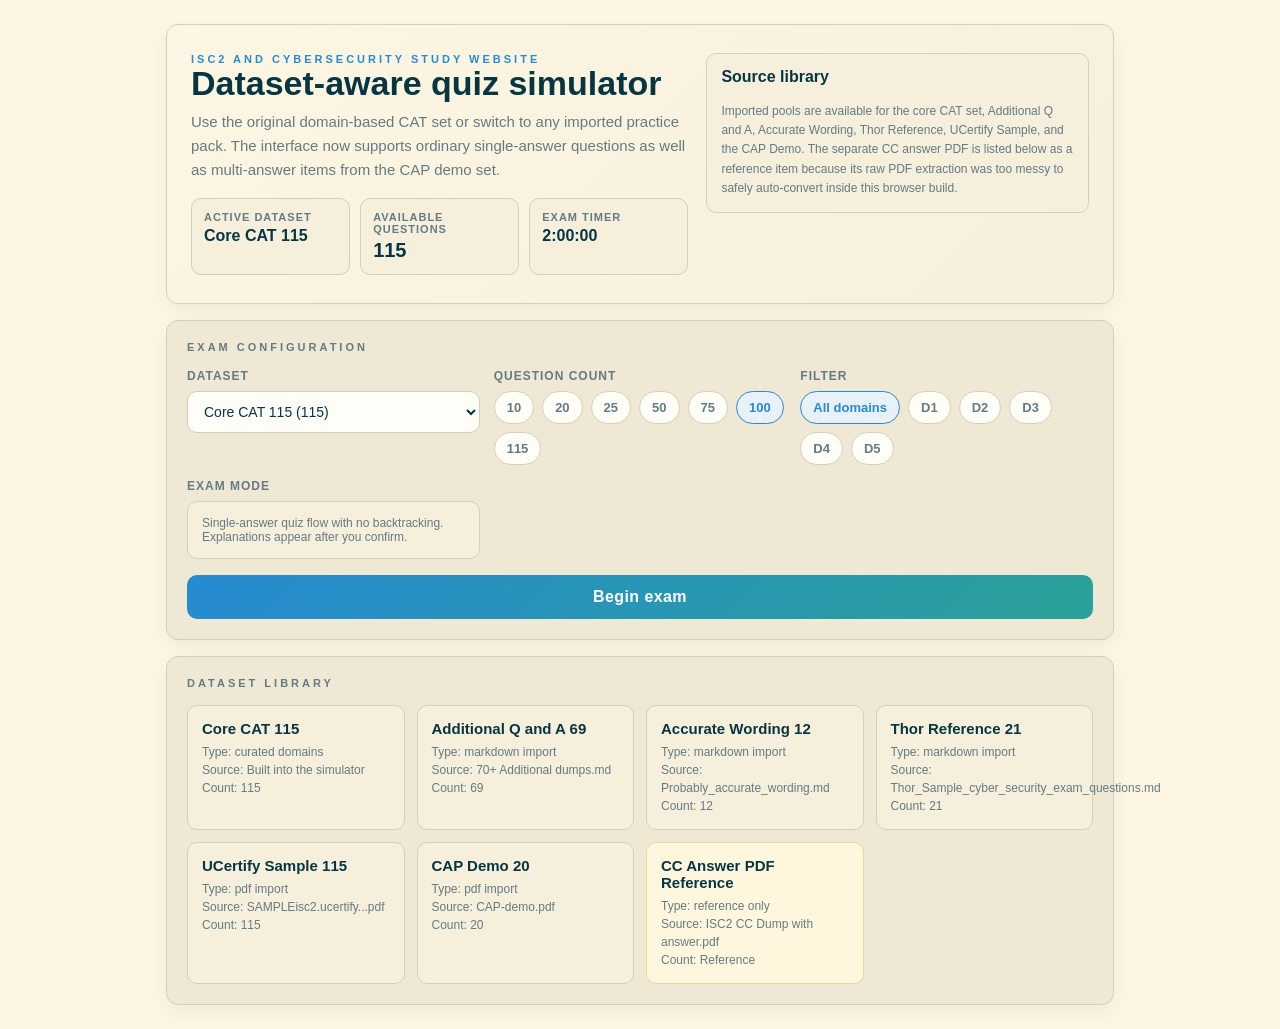
<file: Study Resources/Study_Plan/isc2_cc_study_simulator_with_datasets.html>
<!DOCTYPE html>
<html lang="en">
<head>
  <meta charset="UTF-8" />
  <meta name="viewport" content="width=device-width, initial-scale=1.0" />
  <title>ISC2 CC Study Simulator</title>
  <style>
    :root {
      --bg: #fdf6e3;
      --panel: #eee8d5;
      --panel2: #f5efdc;
      --border: #d6cfb8;
      --muted: #657b83;
      --text: #586e75;
      --text-strong: #073642;
      --blue: #268bd2;
      --blue2: #2aa198;
      --green: #859900;
      --green-soft: #eef6d8;
      --red: #dc322f;
      --red-soft: #fdeee7;
      --gold: #b58900;
      --d1: #cb4b16;
      --d2: #b58900;
      --d3: #859900;
      --d4: #268bd2;
      --d5: #6c71c4;
      --shadow: 0 8px 20px rgba(7,54,66,0.06);
    }
    * { box-sizing: border-box; }
    body {
      margin: 0;
      background: var(--bg);
      color: var(--text);
      font-family: "Segoe UI", Tahoma, Arial, sans-serif;
    }
    .wrap { max-width: 980px; margin: 0 auto; padding: 24px 16px; }
    .stack > * + * { margin-top: 16px; }
    .panel {
      background: var(--panel);
      border: 1px solid var(--border);
      border-radius: 12px;
      padding: 20px;
      box-shadow: var(--shadow);
    }
    .hero {
      padding: 28px 24px;
      background: linear-gradient(135deg, #fdf6e3, #f5efdc);
    }
    .hero-grid {
      display: grid;
      gap: 18px;
      grid-template-columns: 1.3fr 1fr;
      align-items: start;
    }
    .tinycaps {
      font-size: 11px;
      letter-spacing: 3px;
      text-transform: uppercase;
      color: var(--blue);
      font-weight: 700;
    }
    .title {
      font-size: 34px;
      line-height: 1.1;
      color: var(--text-strong);
      margin: 0 0 8px;
      font-weight: 800;
    }
    .lead {
      margin: 0;
      color: var(--muted);
      line-height: 1.6;
      font-size: 15px;
    }
    .muted { color: var(--muted); }
    .subtle {
      background: var(--panel2);
      border: 1px solid var(--border);
      border-radius: 10px;
      padding: 14px;
    }
    .dataset-grid {
      display: grid;
      grid-template-columns: repeat(auto-fit, minmax(210px, 1fr));
      gap: 12px;
    }
    .dataset-card {
      padding: 14px;
      border: 1px solid var(--border);
      border-radius: 10px;
      background: var(--panel2);
    }
    .dataset-card h3 {
      margin: 0 0 6px;
      font-size: 15px;
      color: var(--text-strong);
    }
    .dataset-meta {
      font-size: 12px;
      color: var(--muted);
      line-height: 1.5;
    }
    .form-grid {
      display: grid;
      grid-template-columns: repeat(auto-fit, minmax(220px, 1fr));
      gap: 14px;
    }
    label {
      display: block;
      font-size: 12px;
      font-weight: 700;
      text-transform: uppercase;
      letter-spacing: 1px;
      color: var(--muted);
      margin-bottom: 8px;
    }
    select {
      width: 100%;
      padding: 11px 12px;
      border-radius: 10px;
      border: 1px solid var(--border);
      background: #fffdf7;
      color: var(--text-strong);
      font-size: 14px;
    }
    .btn {
      width: 100%;
      padding: 13px 14px;
      border: none;
      border-radius: 10px;
      background: linear-gradient(135deg, var(--blue), var(--blue2));
      color: white;
      cursor: pointer;
      font: inherit;
      font-weight: 700;
      letter-spacing: 0.4px;
    }
    .btn:hover { filter: brightness(1.03); }
    .btn:disabled {
      background: #d8d0ba;
      color: #9e9a8f;
      cursor: not-allowed;
    }
    .btn.secondary {
      background: #fffdf7;
      color: var(--text-strong);
      border: 1px solid var(--border);
    }
    .pill-row {
      display: flex;
      flex-wrap: wrap;
      gap: 8px;
    }
    .pill {
      padding: 8px 12px;
      border: 1px solid var(--border);
      border-radius: 999px;
      background: #fffdf7;
      color: var(--muted);
      cursor: pointer;
      font-size: 13px;
      font-weight: 600;
    }
    .pill.active {
      background: #e8f1f8;
      color: var(--blue);
      border-color: var(--blue);
    }
    .summary-grid {
      display: grid;
      grid-template-columns: repeat(auto-fit, minmax(150px, 1fr));
      gap: 10px;
    }
    .summary-box {
      background: var(--panel2);
      border: 1px solid var(--border);
      border-radius: 10px;
      padding: 12px;
    }
    .summary-box .label {
      font-size: 11px;
      color: var(--muted);
      text-transform: uppercase;
      letter-spacing: 1px;
      margin-bottom: 4px;
      font-weight: 700;
    }
    .summary-box .value {
      font-size: 20px;
      color: var(--text-strong);
      font-weight: 800;
    }
    .topline {
      display: flex;
      justify-content: space-between;
      align-items: center;
      gap: 12px;
      font-size: 13px;
      color: var(--muted);
      margin-bottom: 8px;
    }
    .progress {
      height: 8px;
      background: #e6dfc9;
      border-radius: 999px;
      overflow: hidden;
      margin-bottom: 18px;
    }
    .progress > div {
      height: 100%;
      background: linear-gradient(90deg, var(--blue), var(--blue2));
      width: 0;
      transition: width 0.25s ease;
    }
    .badge {
      display: inline-flex;
      align-items: center;
      gap: 8px;
      padding: 6px 10px;
      border-radius: 999px;
      font-size: 12px;
      font-weight: 700;
      margin-bottom: 14px;
    }
    .question {
      font-size: 21px;
      line-height: 1.45;
      color: var(--text-strong);
      margin: 0;
    }
    .hint {
      margin-top: 10px;
      font-size: 13px;
      color: var(--muted);
    }
    .options {
      display: grid;
      gap: 10px;
      margin: 18px 0 18px;
    }
    .option {
      display: flex;
      align-items: flex-start;
      gap: 12px;
      width: 100%;
      text-align: left;
      padding: 14px 16px;
      border-radius: 12px;
      border: 1px solid var(--border);
      background: #fffdf7;
      color: var(--text);
      cursor: pointer;
      font: inherit;
      line-height: 1.5;
    }
    .option[disabled] { cursor: default; }
    .optkey {
      width: 28px;
      height: 28px;
      border-radius: 50%;
      flex: 0 0 auto;
      display: flex;
      align-items: center;
      justify-content: center;
      font-size: 12px;
      font-weight: 800;
      border: 1px solid var(--border);
      background: var(--panel2);
      color: var(--muted);
      margin-top: 1px;
    }
    .rationale {
      background: #fffdf7;
      border: 1px solid var(--border);
      border-radius: 12px;
      padding: 16px;
      font-size: 14px;
      line-height: 1.65;
    }
    .score {
      font-size: 64px;
      font-weight: 900;
      line-height: 1;
      margin: 0;
    }
    .status {
      display: inline-block;
      margin-top: 12px;
      padding: 7px 18px;
      border-radius: 999px;
      font-size: 12px;
      font-weight: 800;
      text-transform: uppercase;
      letter-spacing: 1px;
    }
    .domain-row { margin-bottom: 12px; }
    .domain-top {
      display: flex;
      justify-content: space-between;
      gap: 12px;
      margin-bottom: 6px;
      font-size: 13px;
      font-weight: 700;
    }
    .bar {
      height: 8px;
      background: #e6dfc9;
      border-radius: 999px;
      overflow: hidden;
    }
    .bar > div {
      height: 100%;
      width: 0;
      transition: width 0.35s ease;
    }
    .missed {
      max-height: 420px;
      overflow-y: auto;
    }
    .missed-item {
      padding: 14px 0;
      border-bottom: 1px solid var(--border);
    }
    .missed-item:last-child { border-bottom: none; }
    .mini {
      font-size: 12px;
      color: var(--muted);
    }
    .warn {
      background: #fff7dd;
      border-color: #ead7a1;
    }
    .footer-note {
      font-size: 12px;
      color: var(--muted);
      line-height: 1.6;
    }
    @media (max-width: 760px) {
      .hero-grid {
        grid-template-columns: 1fr;
      }
      .title {
        font-size: 28px;
      }
      .question {
        font-size: 18px;
      }
      .score {
        font-size: 48px;
      }
    }
  </style>
</head>
<body>
  <div id="app"></div>

  <script>
    const CORE_QUESTIONS = [
      {id:1,d:1,q:"In the context of security principles, which of the following BEST exemplifies the concept of least privilege?",o:["Granting every user admin rights to ensure ease of system access","Assigning permissions based on the minimum necessary for job functions","Implementing multi-factor authentication for all system users","Encrypting all data stored on the company's servers"],a:1,r:"Least privilege means users receive only the access rights strictly required for their role."},
      {id:2,d:1,q:"Which of the following BEST describes the principle of 'defence in depth' in cybersecurity?",o:["Using a single, strong firewall to protect the network perimeter","Implementing multiple layers of security controls throughout an IT system","Focusing exclusively on external threats to strengthen network security","Deploying antivirus software on all endpoint devices"],a:1,r:"Defence in depth layers multiple independent controls so that if one fails, others still protect."},
      {id:3,d:1,q:"What does the principle of 'fail-safe defaults' entail?",o:["Systems default to an open access state in case of failure","Systems default to a secure state, denying access when a failure occurs","Automatic backup of all system data during a security breach","Immediate shutdown of systems when a security breach is detected"],a:1,r:"Fail-safe defaults: in the absence of a positive authorisation decision, access is denied."},
      {id:4,d:1,q:"Which of the following BEST describes 'non-repudiation' in information security?",o:["Users can deny their actions on a system","Data cannot be duplicated without authorisation","An entity cannot deny the authenticity of their signature on a document or message","All network communications are encrypted"],a:2,r:"Non-repudiation ensures a party cannot deny having sent or received a message. Digital signatures are the primary mechanism."},
      {id:5,d:1,q:"In cybersecurity, what is meant by the term 'risk transference'?",o:["Eliminating all potential risks from a system","Shifting the responsibility for risk to a third party, such as through insurance","Reducing risk by implementing security controls","Ignoring risk in favour of operational efficiency"],a:1,r:"Risk transference moves the financial burden of a risk to another party. Insurance is the classic example."},
      {id:6,d:1,q:"What is the primary focus of 'data sovereignty' in cybersecurity?",o:["The encryption standards used to secure data","The physical location where data is stored and its legal implications","The amount of data an organisation can store","The speed at which data can be accessed"],a:1,r:"Data sovereignty means data is subject to the laws of the jurisdiction where it is stored."},
      {id:7,d:1,q:"Which concept is central to 'information security governance'?",o:["Ensuring all users have unrestricted access to information","Bypassing standard security protocols to speed up system performance","Aligning information security strategies with business objectives","Focusing solely on technical solutions to secure information"],a:2,r:"Governance aligns security with mission, risk appetite, and business goals."},
      {id:8,d:1,q:"Which principle underlies 'compartmentalisation' in securing information systems?",o:["Granting every user access to all system resources for transparency","Dividing system resources and information into distinct segments to limit access","Centralising all data storage for easier management and security","Removing all barriers to information flow within an organisation"],a:1,r:"Compartmentalisation limits blast radius by segmenting access."},
      {id:9,d:1,q:"'Separation of duties' is designed to:",o:["Concentrate all critical tasks within a single department for efficiency","Assign all security-related tasks to the IT department only","Prevent fraud and errors by dividing tasks among multiple individuals or groups","Ensure that all employees have the ability to perform each other's jobs"],a:2,r:"Separation of duties requires no single individual controls all steps of a critical process."},
      {id:10,d:1,q:"What is the primary objective of a risk assessment procedure?",o:["To assign risk priorities to identified risks","To assess the potential impact of risks on the organisation","To implement controls and measures to reduce or eliminate risks","To provide a structured approach for conducting risk assessments"],a:3,r:"A risk assessment procedure is a structured methodology for identifying, evaluating, and prioritising risks."},
      {id:11,d:1,q:"In risk management, what does the term 'impact' refer to?",o:["The actions taken to transfer or mitigate risks","The frequency of security-related events","The magnitude of harm resulting from unauthorised disclosure, modification, destruction, or loss of information","The potential vulnerabilities in a system or process"],a:2,r:"Impact is the magnitude of harm from a threat exploiting a vulnerability."},
      {id:12,d:1,q:"The concept of 'zero trust security' is based on which assumption?",o:["Trust is granted once and is valid for all network interactions","Trust is never assumed and must be continuously verified","Trust is only necessary for external connections","Trust is based solely on the physical location of access attempts"],a:1,r:"Zero Trust means never trust, always verify. No implicit trust even inside the perimeter."},
      {id:13,d:1,q:"What is the primary goal of 'data minimisation' in privacy and security practices?",o:["To collect as much data as possible for future analysis","To limit data collection to the minimum necessary for the intended purpose","To maximise the storage of data for regulatory compliance","To encrypt all collected data regardless of its sensitivity"],a:1,r:"Data minimisation reduces exposure by not retaining data beyond operational need."},
      {id:14,d:1,q:"'Quantitative risk analysis' primarily involves:",o:["Estimating the impact of risks using descriptive language","Calculating the potential impact of risks using numerical data","Ignoring low-impact risks to focus on high-impact ones","Focusing solely on the qualitative aspects of security vulnerabilities"],a:1,r:"Quantitative analysis uses numbers like SLE, ARO, and ALE."},
      {id:15,d:1,q:"What is the primary goal of 'threat modelling'?",o:["To design aesthetically pleasing security interfaces","To predict and prioritise potential threats to an IT system","To ensure compliance with international cybersecurity standards","To monitor network traffic in real-time for anomaly detection"],a:1,r:"Threat modelling identifies and prioritises threats during design."},
      {id:16,d:1,q:"'Security convergence' refers to:",o:["The merging of physical and information security practices","The use of a single password across multiple systems","The consolidation of all security logs into one database","The alignment of security and business goals"],a:0,r:"Security convergence integrates physical and logical security under unified governance."},
      {id:17,d:1,q:"Which principle advocates for security policies that adapt over time based on new insights and evolving threats?",o:["Static security policy","Adaptive security policy","Fixed security framework","Immutable security guidelines"],a:1,r:"Adaptive policies are reviewed and updated as the threat landscape changes."},
      {id:18,d:1,q:"Which ISC2 Code of Ethics canon requires members to protect society, the common good, and necessary public trust?",o:["Provide diligent and competent service to principals","Act honourably, honestly, justly, responsibly, and legally","Protect society, the common good, necessary public trust and confidence, and the infrastructure","Advance and protect the profession"],a:2,r:"Canon 1 is to protect society, the common good, necessary public trust and confidence, and the infrastructure."},
      {id:19,d:1,q:"What distinguishes 'policies' from 'procedures' in an organisational security context?",o:["Policies are technical, procedures are managerial","Policies state what must be done, procedures describe how to do it","Procedures are legally binding, policies are voluntary","There is no meaningful distinction"],a:1,r:"Policy is what and why. Procedure is step by step how."},
      {id:20,d:1,q:"Which of the following is a PREVENTIVE security control?",o:["An intrusion detection system","A firewall","A security audit","A backup generator"],a:1,r:"A firewall is preventive. IDS is detective. Audit is detective. Generator is compensating."},
      {id:21,d:1,q:"Which type of security control is a backup generator?",o:["Preventive","Detective","Compensating/Recovery","Corrective"],a:2,r:"A backup generator compensates for power failure to maintain availability."},
      {id:22,d:1,q:"In cybersecurity, 'asset classification and control' is crucial because:",o:["It ensures all users have equal access to information resources","It mandates the use of strong passwords for all system accounts","It helps identify and apply appropriate protections based on asset value","It requires the encryption of all data, regardless of sensitivity"],a:2,r:"Classification enables proportional controls based on asset sensitivity and value."},
      {id:23,d:1,q:"Which of the following BEST describes the concept of 'privacy'?",o:["Protecting personal information from unauthorised access or disclosure","Ensuring data is accurate and unchanged","Making sure data is always accessible when needed","All of the above"],a:0,r:"Privacy protects personal information from unauthorised disclosure. Accuracy is integrity. Accessibility is availability."},
      {id:24,d:1,q:"A DevOps team has updated application source code and many unauthorised changes have been made. What is the BEST control to prevent recurrence?",o:["Backup","File labels","Security audit","Hashing"],a:3,r:"Hashing detects any modification to file content by producing a unique digest."},
      {id:25,d:1,q:"What would a security professional use to ensure a specific control is working as expected?",o:["Security testing","Security assessment","Security audit","Security walkthrough"],a:0,r:"Security testing actively verifies a control functions as intended."},
      {id:26,d:1,q:"Communication between end systems is encrypted using a key, often known as a:",o:["Symmetric key","Private key","Asymmetric key","Public key"],a:0,r:"Session encryption usually uses a symmetric key because it is fast for bulk data."},
      {id:27,d:1,q:"Which of the following documents are created by governments or national authorities?",o:["Standards","Guidelines","Regulations","Policies"],a:2,r:"Regulations are created by governments and carry legal or financial penalties."},
      {id:28,d:1,q:"Which of the following is NOT a social engineering technique?",o:["Pretexting","Segregation","Quid pro quo","Tailgating"],a:1,r:"Segregation of duties is a security control, not a social engineering technique."},
      {id:29,d:1,q:"When a company hires an insurance company to mitigate the financial consequences of risk, which risk management technique is being applied?",o:["Risk transfer","Risk avoidance","Risk mitigation","Risk tolerance"],a:0,r:"Insurance is risk transfer."},
      {id:30,d:1,q:"What is the PRIMARY purpose of the ISC2 Code of Ethics?",o:["To establish technical security standards","To guide the professional conduct of ISC2 members","To define penalties for cybersecurity breaches","To outline specific security technologies to use"],a:1,r:"The Code of Ethics governs professional behaviour of ISC2 certified members."},
      {id:31,d:1,q:"Sensitivity is a measure of the:",o:["Pertinence assigned to information by its owner for representing need for urgency","Protection and timeliness assigned to information by its owner","Importance assigned to information by its owner, or the purpose of representing its need for protection","Availability and redundancy of information based on storage location"],a:2,r:"Sensitivity is the importance assigned by the owner that represents need for protection."},
      {id:32,d:1,q:"Risk management is BEST defined as:",o:["The assessment of the potential impact of a threat","The identification, evaluation and prioritisation of risks","The impact and likelihood of a threat","The creation of an incident response team"],a:1,r:"Risk management means identifying, evaluating, and prioritising risks, then applying resources to reduce impact."},
      {id:33,d:1,q:"Which regulations address data protection and privacy in Europe?",o:["FISMA","HIPAA","SOX","GDPR"],a:3,r:"GDPR covers EU data protection and privacy."},
      {id:34,d:1,q:"Which of the following is the THIRD canon of the ISC2 Code of Ethics?",o:["Protect society, the common good, necessary public trust and confidence, and the infrastructure","Act honourably, honestly, justly, responsibly, and legally","Provide diligent and competent service to principals","Advance and protect the profession"],a:2,r:"Canon order is protect society, act honourably, provide diligent service, advance the profession."},
      {id:35,d:2,q:"What is the PRIMARY goal of conducting a Business Impact Analysis (BIA)?",o:["To identify and prioritise the organisation's risks","To determine the impact of disruptions on business operations","To assess the organisation's compliance with legal requirements","To evaluate the effectiveness of current security measures"],a:1,r:"BIA identifies critical functions and quantifies disruption impact. Common outputs are MTD, RTO, and RPO."},
      {id:36,d:2,q:"During an incident response, which step should be taken FIRST when a breach is detected?",o:["Begin data recovery procedures immediately","Notify external authorities and stakeholders","Isolate affected systems to prevent further compromise","Conduct a post-incident review to identify lessons learned"],a:2,r:"First priority is containment. Isolate affected systems to stop the spread."},
      {id:37,d:2,q:"What is the PRIMARY purpose of an off-site data backup?",o:["To facilitate rapid access to data in case of a system failure","To comply with industry regulations regarding data preservation","To ensure data availability in the event of a geographical disaster","To reduce the overall cost of the disaster recovery process"],a:2,r:"Off-site backup provides geographic redundancy and survives site-level disasters."},
      {id:38,d:2,q:"Which of the following BEST describes the purpose of a hot site in disaster recovery planning?",o:["A location where backup media is stored off-site","A fully equipped facility where operations can be immediately resumed","A secure facility for the incident response team to meet during a disaster","A temporary office space with basic amenities but no pre-installed equipment"],a:1,r:"A hot site is fully operational and supports immediate failover."},
      {id:39,d:2,q:"Which of the following BEST describes the role of a cold site in disaster recovery?",o:["A fully operational secondary office location","An alternate facility with infrastructure but without pre-installed equipment","A virtual environment activated only during an incident","A secure storage location for backup data and software"],a:1,r:"A cold site has basic infrastructure like power and HVAC but no installed equipment."},
      {id:40,d:2,q:"In incident response, 'lessons learned' is MOST closely associated with which phase?",o:["Preparation","Detection and Analysis","Containment, Eradication, and Recovery","Post-Incident Activity"],a:3,r:"Lessons learned belongs to the post-incident activity phase."},
      {id:41,d:2,q:"In the context of disaster recovery strategies, what is the significance of an RPO (Recovery Point Objective)?",o:["It defines the maximum tolerable amount of data loss measured in time","It outlines the total budget allocated for disaster recovery efforts","It specifies the minimum required bandwidth for remote backup","It identifies the critical personnel needed for recovery operations"],a:0,r:"RPO is the maximum acceptable data loss measured in time and drives backup frequency."},
      {id:42,d:2,q:"What is the MOST critical factor to consider when determining the RTO for a critical system?",o:["The cost of downtime per hour for the system","The system's role in daily operations","The maximum tolerable period of disruption for the system","The geographic location of the system's backups"],a:2,r:"RTO is constrained by the maximum tolerable downtime for the system."},
      {id:43,d:2,q:"Which of the following is the MOST critical component to ensure effective incident response actions?",o:["The availability of a dedicated incident response team","The inclusion of an automatic data backup system","The detailed list of potential incidents and their definitions","The integration of the plan with the organisation's overall security policy"],a:3,r:"An incident response plan must align with the overall security policy for authority and consistency."},
      {id:44,d:2,q:"Which of the following options does NOT represent a possible model for an Incident Response Team (IRT)?",o:["Leveraged","Dedicated","Hybrid","Pre-existing"],a:3,r:"Dedicated, leveraged, and hybrid are recognised IRT models. Pre-existing is not."},
      {id:45,d:2,q:"What is the PRIMARY goal of a Disaster Recovery Plan (DRP)?",o:["Outline a safe escape procedure for the organisation's personnel","Maintain crucial company operations in the event of a disaster","Restore company operations to the last-known reliable operational state","Provide a safe environment for recovery team members"],a:2,r:"A DRP focuses on restoring IT systems and technical operations."},
      {id:46,d:2,q:"What is the PRIMARY goal of a Business Continuity Plan (BCP) test?",o:["To fulfil audit requirements","To verify the effectiveness of the plan under simulated conditions","To train new employees on their roles during an incident","To satisfy stakeholder demands for organisational resilience"],a:1,r:"A BCP test validates that the plan will work under simulated conditions."},
      {id:47,d:2,q:"The term 'Business Impact Plan' refers to:",o:["A strategic plan for measuring financial losses from disruptions","This term does not exist in standard business continuity terminology","An alternate name for the Business Continuity Plan","A subsidiary plan within the DRP"],a:1,r:"Business Impact Plan is not a standard term. Correct terms include BIA, BCP, and DRP."},
      {id:48,d:3,q:"Which access control model is MOST appropriate for a military organisation with highly classified information?",o:["Discretionary Access Control (DAC)","Mandatory Access Control (MAC)","Role-Based Access Control (RBAC)","Attribute-Based Access Control (ABAC)"],a:1,r:"MAC uses labels from a central authority and is ideal for classified environments."},
      {id:49,d:3,q:"Which access control model is BEST suited for environments requiring dynamic adjustments based on changing contexts such as user location or time of access?",o:["Mandatory Access Control (MAC)","Discretionary Access Control (DAC)","Role-Based Access Control (RBAC)","Attribute-Based Access Control (ABAC)"],a:3,r:"ABAC evaluates multiple attributes such as user, resource, device, and environment."},
      {id:50,d:3,q:"In a Role-Based Access Control system, which scenario BEST demonstrates 'role explosion'?",o:["A system with a few predefined roles that cover all necessary permissions","A system where individual permissions are directly assigned to users instead of roles","A system that requires a new role for each unique combination of permissions","A system with roles defined at a very high level such as 'user' and 'administrator'"],a:2,r:"Role explosion happens when too many overly specific roles are created."},
      {id:51,d:3,q:"What is the biggest challenge in a Discretionary Access Control (DAC) system?",o:["Ensuring users have minimum necessary permissions","Preventing propagation of access rights when objects are shared widely","Establishing fixed roles that accurately reflect organisational structure","Automatically adjusting permissions based on real-time data attributes"],a:1,r:"DAC can allow uncontrolled propagation of rights when users share objects widely."},
      {id:52,d:3,q:"Which principle of access control is primarily concerned with ensuring users are who they claim to be?",o:["Authentication","Authorisation","Accounting","Auditing"],a:0,r:"Authentication proves identity. Authorisation grants access. Accounting records activity."},
      {id:53,d:3,q:"Which type of authentication is 'something you are'?",o:["Type 1","Type 2","Type 3","Type 4"],a:2,r:"Type 3 is biometric or something you are."},
      {id:54,d:3,q:"In an organisation using RBAC, which of the following BEST describes 'role mining'?",o:["Defining new roles based on observed user behaviour patterns","Manual assignment of users to predefined roles","Using automated tools to identify and correct improper role assignments","Reviewing and updating roles on a periodic basis"],a:0,r:"Role mining analyses existing user-permission assignments to derive appropriate roles."},
      {id:55,d:3,q:"What access control mechanism is MOST effective in preventing unauthorised access to sensitive resources in a cloud computing environment?",o:["Password complexity requirements","Multifactor authentication (MFA)","Periodic access reviews","Single sign-on (SSO)"],a:1,r:"MFA requires independent factors so compromise of one factor does not grant access."},
      {id:56,d:3,q:"In federated access management, what does a SAML assertion provide?",o:["A digital certificate for encrypting data in transit","A request for access between federated domains","A format for exchanging authentication and authorisation data","A schema for role-based access control settings"],a:2,r:"SAML assertions carry authentication and authorisation data between identity and service providers."},
      {id:57,d:3,q:"Which access control principle is violated when a user retains access rights to resources after changing roles?",o:["Separation of duties","Least privilege","Mandatory access control","Role explosion"],a:1,r:"Privilege creep violates least privilege."},
      {id:58,d:3,q:"Which is the MOST effective access control for preventing unauthorised access to a door?",o:["Fences","Turnstiles","Barriers","Locks"],a:3,r:"A lock directly prevents the door from being opened by unauthorised people."},
      {id:59,d:3,q:"What is the primary purpose of 'separation of duties' in access control?",o:["To ensure no single individual has control over all aspects of a transaction","To divide responsibilities among multiple systems to improve performance","To segregate network segments for security purposes","To allocate different shifts to employees for 24/7 coverage"],a:0,r:"Separation of duties helps prevent fraud and errors by splitting control."},
      {id:60,d:3,q:"What is the primary security concern associated with delegation of rights?",o:["Increased complexity of access control lists","Potential for privilege escalation","Decreased efficiency in access control administration","Reduced granularity of access control"],a:1,r:"Improper delegation can enable privilege escalation."},
      {id:61,d:3,q:"In context-aware access control, which factor would NOT typically influence access decisions?",o:["The time of the access request","The user's compliance with corporate security training","The risk level associated with the accessed resource","The device used to make the access request"],a:1,r:"Real-time access engines usually evaluate context, device, risk, and timing, not HR training completion."},
      {id:62,d:3,q:"Which access control model specifies access to an object based on the subject's role in the organisation?",o:["RBAC","MAC","ABAC","DAC"],a:0,r:"RBAC assigns permissions to roles and users to roles."},
      {id:63,d:3,q:"What type of security control is a biometric reader that grants access to a data centre building?",o:["Administrative control","Physical control","Technical/Logical control","Compensating control"],a:1,r:"A biometric reader on a physical entrance is a physical security control."},
      {id:64,d:3,q:"Which of the following is an example of two-factor authentication (2FA)?",o:["Password and PIN","Smart card and fingerprint","Username and password","Two different passwords"],a:1,r:"Two-factor means two different factor types, such as have and are."},
      {id:65,d:4,q:"In the OSI model, at which layer does a network-based IDS typically operate?",o:["Layer 2 (Data Link)","Layer 3 (Network)","Layer 4 (Transport)","Layer 7 (Application)"],a:3,r:"A network IDS performing deep inspection often operates at the application layer."},
      {id:66,d:4,q:"Which encryption method is considered MOST secure for wireless networks?",o:["WEP","WPA","WPA2","WPA3"],a:3,r:"WPA3 is the strongest of the listed wireless security options."},
      {id:67,d:4,q:"Which protocol is primarily used for securely managing network devices remotely?",o:["SNMP","SSH","FTP","HTTP"],a:1,r:"SSH provides encrypted remote shell access for secure administration."},
      {id:68,d:4,q:"What is the primary purpose of using a VPN in network security?",o:["To create a secure and encrypted connection over a less secure network","To increase the speed of internet connections","To block malicious traffic and protect against malware","To manage network devices without using secure protocols"],a:0,r:"A VPN creates an encrypted tunnel over an untrusted network."},
      {id:69,d:4,q:"What is the primary function of a network access control (NAC) system?",o:["To encrypt data traffic on a network","To manage the distribution of IP addresses","To control access to a network based on compliance with defined security policies","To monitor network traffic for malicious activities"],a:2,r:"NAC evaluates device compliance before granting network access."},
      {id:70,d:4,q:"Which technology is typically used to isolate broadcast domains in a network environment?",o:["VPN","VLAN","NAT","Proxy"],a:1,r:"VLANs logically segment a network into separate broadcast domains."},
      {id:71,d:4,q:"What is the main security advantage of implementing network segmentation?",o:["Reducing the overall cost of the network infrastructure","Increasing the speed of the network","Limiting the spread of malware and reducing the attack surface","Simplifying the management of the network"],a:2,r:"Segmentation limits lateral movement and contains compromise."},
      {id:72,d:4,q:"Which protocol is designed to secure SNMP traffic, ensuring both encryption and data integrity?",o:["SNMPv3","SSH","HTTPS","SNMPv2"],a:0,r:"SNMPv3 adds authentication and encryption that earlier versions lack."},
      {id:73,d:4,q:"What is the primary purpose of implementing a DMZ (Demilitarised Zone)?",o:["To segregate internal network traffic from external traffic","To encrypt all inbound and outbound communications","To provide a secure area for users to access the internet","To host public-facing services while protecting the internal network"],a:3,r:"A DMZ hosts public-facing services while shielding the internal network."},
      {id:74,d:4,q:"In the context of network security, which BEST describes a Zero Trust model?",o:["Trusting all devices within the network but not external devices","Never trusting, always verifying every device whether inside or outside the network","Trusting devices based on their IP addresses","Implementing default allow rules in firewall configurations"],a:1,r:"Zero Trust removes implicit trust and verifies every access request."},
      {id:75,d:4,q:"Which of the following is a characteristic of symmetric encryption within network security?",o:["It uses the same key for encryption and decryption","It uses a public key for encryption and a private key for decryption","It cannot be used for encrypting internet traffic","It provides a method for digital signatures"],a:0,r:"Symmetric encryption uses one shared key and is efficient for bulk data."},
      {id:76,d:4,q:"What is the main function of a SIEM system in network security?",o:["To physically secure network hardware","To manage IP address allocations","To aggregate and analyse security-related events and information","To encrypt all data traffic within the network"],a:2,r:"A SIEM aggregates, correlates, and analyses security events."},
      {id:77,d:4,q:"What is a honeypot primarily used for?",o:["To serve as a primary defence mechanism against DDoS attacks","To act as a decoy, attracting attackers to monitor their activities","To encrypt data traffic passing through the network","To provide high availability and redundancy for network services"],a:1,r:"A honeypot is a decoy system used to attract and observe attackers."},
      {id:78,d:4,q:"Which type of firewall is BEST suited for deep packet inspection (DPI)?",o:["Packet filtering firewall","Stateful firewall","Proxy firewall","Next-Generation Firewall (NGFW)"],a:3,r:"An NGFW combines stateful inspection with application-aware inspection and often IPS features."},
      {id:79,d:4,q:"What is the primary security concern associated with BYOD policies?",o:["Increased complexity of network topology","Potential for unauthorised access to the network","Difficulty in managing IP address allocations","Requirement for additional physical security measures"],a:1,r:"Unmanaged personal devices may lack corporate controls and create entry points."},
      {id:80,d:4,q:"Internet Protocol (IP) is known as which level protocol in the OSI model?",o:["Level 7 (Application)","Level 4 (Transport)","Level 3 (Network)","Level 2 (Data Link)"],a:2,r:"IP belongs to Layer 3, the network layer."},
      {id:81,d:4,q:"When the mail server sends mail to other mail servers it operates as a:",o:["SMTP Server","SMTP Peer","SMTP Master","SMTP Client"],a:3,r:"When originating mail to another server, it acts as an SMTP client."},
      {id:82,d:4,q:"How many bits represent the OUI (Organisationally Unique Identifier) in a MAC address?",o:["16 bits","48 bits","24 bits","32 bits"],a:2,r:"The first 24 bits of a MAC address form the OUI."},
      {id:83,d:4,q:"Which of the following is a primary security concern when implementing IPv6?",o:["The increased address space makes scanning more difficult","The mandatory use of encryption for IPv6 traffic","Misconfigured devices leading to security vulnerabilities","The elimination of NAT reducing security"],a:2,r:"Misconfiguration is a major IPv6 risk, especially in dual-stack environments."},
      {id:84,d:4,q:"Which of the following communication layers contains errors pertaining to syntax and format?",o:["Application layer","Session layer","Presentation layer","Physical layer"],a:0,r:"Application protocols define and enforce syntax and message format."},
      {id:85,d:4,q:"Which solution would ensure the LOWEST possible latency for a global e-commerce platform's customers?",o:["CDN","SaaS","Load balancing","Decentralised data centres"],a:0,r:"A CDN places cached content closer to users and reduces round-trip latency."},
      {id:86,d:4,q:"Which type of attack primarily aims to make a resource inaccessible to its intended users?",o:["Phishing","Denial of Service","Trojans","Cross-Site Scripting"],a:1,r:"A denial of service attack targets availability."},
      {id:87,d:4,q:"Which device is used to connect a LAN to the Internet?",o:["Router","Firewall","HIDS","SIEM"],a:0,r:"A router connects different networks and forwards traffic between them."},
      {id:88,d:4,q:"What does the TCP three-way handshake consist of?",o:["SYN â†’ ACK â†’ FIN","Offer â†’ Request â†’ ACK","SYN â†’ SYN/ACK â†’ ACK","Discover â†’ Offer â†’ Request"],a:2,r:"The TCP handshake is SYN, SYN/ACK, ACK."},
      {id:89,d:5,q:"Which of the following BEST describes the primary purpose of a post-incident review?",o:["To update firewall rules to prevent future incidents","To evaluate the incident response process for improvements","To determine the financial impact of the incident on the organisation","To assign blame to team members who failed to prevent the incident"],a:1,r:"A post-incident review is for blameless process improvement."},
      {id:90,d:5,q:"When configuring a SIEM system, which of the following is MOST critical to its effectiveness in detecting anomalies?",o:["The physical location of the SIEM server","The frequency of signature updates","The integration of threat intelligence feeds","The storage capacity for logs"],a:2,r:"Threat intelligence enriches SIEM correlation with current indicators and tactics."},
      {id:91,d:5,q:"In the deployment of an IDS, what is the significance of tuning the IDS?",o:["To decrease the system's power consumption","To reduce the number of false positives and false negatives","To increase the data storage capacity of the system","To improve the graphical user interface for easier use"],a:1,r:"Tuning reduces noise and missed detections."},
      {id:92,d:5,q:"When conducting vulnerability assessments, why is it important to perform both automated scanning and manual testing?",o:["Automated scanning can replace manual testing entirely","Manual testing is only necessary for systems that cannot be scanned automatically","Automated scanning identifies all vulnerabilities while manual testing verifies them","Automated scanning and manual testing complement each other, identifying different types of vulnerabilities"],a:3,r:"Automated and manual methods complement each other because they find different issues."},
      {id:93,d:5,q:"What is the primary function of a digital forensic tool in cybersecurity operations?",o:["To block malicious traffic in real-time","To analyse and recover digital evidence after a security incident","To encrypt data to prevent unauthorised access","To serve as a firewall between internal and external networks"],a:1,r:"Digital forensics preserves, examines, and analyses digital evidence."},
      {id:94,d:5,q:"What role does a SOC analyst primarily play in threat hunting activities?",o:["Designing the company's website","Proactively searching for undetected threats within the network","Managing social media accounts for cybersecurity awareness","Organising company team-building events"],a:1,r:"Threat hunting is proactive searching for hidden threats."},
      {id:95,d:5,q:"Why is it important to conduct periodic security assessments?",o:["To ensure controls continue to meet organisational security requirements","To comply with the interior design policies of the organisation","To determine the colour scheme for the security team's dashboard","To assess the entertainment value of security training programmes"],a:0,r:"Periodic assessments confirm controls remain effective as systems and risks change."},
      {id:96,d:5,q:"What is the PRIMARY benefit of implementing a regular patch management process?",o:["To enhance the graphical user interface of security tools","To ensure that all systems are running the latest, most secure software versions","To increase the storage capacity of servers","To improve the aesthetic appeal of the software"],a:1,r:"Patch management reduces exposure to known vulnerabilities."},
      {id:97,d:5,q:"What is the PRIMARY purpose of conducting a penetration test within the scope of security operations?",o:["To evaluate the performance of network equipment","To identify vulnerabilities in systems and networks before attackers do","To test the physical strength of the hardware","To assess the company's compliance with security policies"],a:1,r:"A penetration test simulates attacks to find exploitable weaknesses."},
      {id:98,d:5,q:"When establishing a security baseline, which factor is MOST critical for maintaining system security?",o:["The popularity of the software used","The initial cost of the security tools","The compatibility of security settings with operational requirements","The colour themes of the user interface"],a:2,r:"A secure baseline must still support operations or it will be bypassed."},
      {id:99,d:5,q:"In the implementation of network segmentation, what is the PRIMARY security benefit?",o:["Increasing the network's bandwidth and reducing latency","Isolating network segments and containing security breaches","Replacing traditional firewalls with more modern technologies","Centralising all network security controls in one location"],a:1,r:"Segmentation contains breaches and reduces lateral movement."},
      {id:100,d:5,q:"Why is User Behaviour Analytics (UBA) important in detecting insider threats?",o:["UBA focuses solely on external threat actors","UBA eliminates the need for traditional security measures","UBA uses machine learning to identify deviations from normal behaviour patterns","UBA increases network traffic for better analysis"],a:2,r:"UBA helps detect abnormal behaviour by users who already have valid access."},
      {id:101,d:5,q:"Before applying patches to production systems, which of the following is considered BEST practice?",o:["Apply patches as quickly as possible to production immediately","Test patches in a qualification environment before applying to production","Apply patches based on vendor reputation alone","Apply patches on fixed days regardless of urgency"],a:1,r:"Testing patches before production helps avoid service disruption."},
      {id:102,d:5,q:"In Change Management, which component addresses the procedures needed to undo changes?",o:["Request for Approval","Rollback","Request for Change","Disaster Recovery"],a:1,r:"Rollback is the planned path to reverse a change if needed."},
      {id:103,d:5,q:"Which of the following is NOT a type of learning activity used in Security Awareness?",o:["Tutorial","Awareness","Education","Training"],a:0,r:"Awareness, training, and education are the common categories. Tutorial is not."},
      {id:104,d:5,q:"Malicious emails that aim to attack company executives are an example of:",o:["Phishing","Trojans","Whaling","Rootkits"],a:2,r:"Whaling is phishing that targets senior executives."},
      {id:105,d:5,q:"What is an effective way of hardening a system?",o:["Patch the system","Create a DMZ for web application services","Have an IDS in place","Run a vulnerability scan"],a:0,r:"Patching is a direct hardening activity."},
      {id:106,d:5,q:"Which of these social engineering attacks corrupts an infrastructure service such as Domain Name System (DNS)?",o:["Spear Phishing","Pharming","Vishing","Whaling"],a:1,r:"Pharming manipulates DNS or related infrastructure to redirect users."},
      {id:107,d:5,q:"Vishing refers to which type of social engineering attack?",o:["Using a fraudulent interactive voice response system to trick victims into divulging sensitive information","Impersonating an authority figure via email","Following an authorised user into a restricted area","Requesting passwords in exchange for compensation"],a:0,r:"Vishing is voice phishing, typically over phone or IVR systems."},
      {id:108,d:5,q:"Which of the following is NOT an example of a physical security control?",o:["Security cameras","Biometric access controls at a building entrance","Remote control electronic locks","Firewalls"],a:3,r:"A firewall is a technical or logical control, not a physical one."},
      {id:109,d:5,q:"Which devices have the PRIMARY objective of collecting and analysing security events?",o:["Firewall","Hubs","Routers","SIEM"],a:3,r:"A SIEM is built for collecting, correlating, and analysing security events."},
      {id:110,d:5,q:"An organisation needs a network security tool that detects malicious activity. Which of these tools will BEST meet their requirements?",o:["Router","Firewall","IDS","IPS"],a:2,r:"An IDS is designed to detect and alert on malicious activity."},
      {id:111,d:5,q:"Which type of attack will MOST effectively provide privileged access (root access on Unix or Linux) to a computer while hiding its presence?",o:["Rootkits","Phishing","Cross-Site Scripting","Trojans"],a:0,r:"A rootkit is designed for hidden privileged persistence."},
      {id:112,d:5,q:"How many data labels are generally considered manageable for an organisation?",o:["1","1 to 2","2 to 8","More than 10"],a:2,r:"A moderate number of labels is manageable. Too many labels create confusion."},
      {id:113,d:5,q:"A community cloud deployment model is where:",o:["A single organisation exclusively uses the cloud infrastructure","Several organisations with similar needs share the infrastructure and resources","Cloud infrastructure is available to the general public","Two or more distinct cloud models are bound together"],a:1,r:"A community cloud is shared by organisations with similar requirements or concerns."},
      {id:114,d:5,q:"Which of the following is protected by regulations such as GDPR, HIPAA, and PCI-DSS?",o:["Protected Health Information (PHI)","Secure Credit Card Payments (SCCP)","Personally Identifiable Information (PII)","Publicly Identifiable Information (PII)"],a:2,r:"PII is the broad concept protected across multiple privacy and data protection regimes."},
      {id:115,d:5,q:"A contract between a service provider and a customer that defines the expected level of service is known as a:",o:["Rules of Engagement (ROE)","Memorandum of Understanding (MOU)","Service Level Agreement (SLA)","Non-Disclosure Agreement (NDA)"],a:2,r:"An SLA defines measurable service commitments between provider and customer."}
    ];
    const EXTRA_DATASETS = {
      additional69: [{"id": 1, "d": 0, "q": "A cyberattacker changes the website of a pharmacy so it displays incorrect information about COVID testing. This is an example of what kind of compromise?", "o": ["Confidentiality", "Integrity", "Availability", "Nonrepudiation"], "a": 1, "r": "Changing data without proper authorization is a compromise of integrity.", "src": "additional"}, {"id": 2, "d": 0, "q": "The function of a computer system that verifies the identity of a user is called _________.", "o": ["Authentication", "Authorization", "Authenticity", "Availability"], "a": 0, "r": "Authentication is the function of verifying a user’s identity.", "src": "additional"}, {"id": 3, "d": 0, "q": "Jane received an electronic message from Fred that was digitally signed proving it came from him. However, Fred said he never sent it. This is an example of what message integrity characteristic?", "o": ["Nonreputation", "Nonrefutability", "Nonrepudiation", "Authenticity"], "a": 2, "r": "Nonrepudiation technologies are used to guarantee that a sender of a message cannot later deny that they sent the message.", "src": "additional"}, {"id": 4, "d": 0, "q": "Which of the following elements do not apply to privacy?", "o": ["Confidentiality", "Integrity", "Availability", "None of the above"], "a": 3, "r": "All of the items listed apply to privacy.", "src": "additional"}, {"id": 5, "d": 0, "q": "Information assurance refers to the ____________ of information security.", "o": ["Quality", "Confidentiality", "Ethics", "Measurement"], "a": 3, "r": "Information assurance is the measurement of the security controls an organization has put into place.", "src": "additional"}, {"id": 6, "d": 0, "q": "What is the first thing a cyberattacker would want to do to launch an attack against an organization?", "o": ["Learn about the organization’s vulnerabilities.", "Learn about the organization’s business, including domain names,"], "a": 1, "r": "While learning about vulnerabilities might seem like a good answer, the best answer is learning about the organization’s business details because that will provide the basic information the cyberattacker can use to launch the attack.", "src": "additional"}, {"id": 7, "d": 0, "q": "An earthquake is an example of a ____________?", "o": ["Threat agent", "Threat", "Vulnerability", "Risk"], "a": 1, "r": "An earthquake is a natural disaster that may occur and that could cause harm to an organization; therefore it is a threat to the organization.", "src": "additional"}, {"id": 8, "d": 0, "q": "Which of the following statements is most correct?", "o": ["Security should be done the same way regardless of the situation.", "Security should be tailored based on the situation.", "It’s always best to mitigate risks rather than transfer them.", "Risk avoidance trumps security controls every time."], "a": 1, "r": "Answers A, C, and D all contain absolute statements about applying security. But security is never absolute; it is tailored based on the situation and the organization’s tolerance for risk, so the best answer is B.", "src": "additional"}, {"id": 9, "d": 0, "q": "You are asked to perform a risk assessment of an information system for the purpose of recommending the most appropriate security controls. You have a short amount of time to do this. You have information about how each asset in the system is used and its importance to the business, but you have no financial information about the assets or the information systems. Which is the most appropriate method to use for this assessment?", "o": ["Qualitative", "Threat modeling", "Quantitative", "Delphi"], "a": 0, "r": "Since you have no financial data, a quantitative assessment is not possible, but since you have information about how each asset in the system is used and its importance to the business, you have what you need to do a qualitative analysis.", "src": "additional"}, {"id": 10, "d": 0, "q": "You are asked to implement a risk treatment in which your IT department is removing a server from the environment that it deems is too risky due to having too many vulnerabilities in it. You have just practiced which type of risk treatment?", "o": ["Risk transfer", "Risk avoidance", "Risk acceptance", "Risk mitigation"], "a": 2, "r": "Risk avoidance is the best answer because by removing the risky server altogether, you are avoiding the risk. Answer D may have been considered because vulnerability mitigation is a type of risk treatment, but that usually involves addressing specific vulnerabilities, not removing entire systems or services.", "src": "additional"}, {"id": 11, "d": 0, "q": "A security engineer is performing a review of an organization’s datacenter security controls. They document that the datacenter lacks security cameras for monitoring the facilities. What type of control does this represent?", "o": ["Administrative", "Technical", "Physical", "Logical"], "a": 2, "r": "Security cameras used for monitoring facilities are an example of physical security controls. Administrative controls are managementoriented controls such as documentation, policies, procedures, and training. Technical or logical controls are hardware or software components implemented by computer systems or network devices.", "src": "additional"}, {"id": 12, "d": 0, "q": "Which of the following statements is true regarding the types of security controls?", "o": ["Physical controls are also referred to as logical controls.", "Logical controls are also referred to as managerial controls.", "Physical controls are also referred to as managerial controls.", "Administrative controls are also referred to as soft controls."], "a": 3, "r": "Administrative controls are also referred to as soft controls or managerial controls. Technical controls are also referred to as logical controls.", "src": "additional"}, {"id": 13, "d": 0, "q": "The senior security engineer is creating a document that provides step-by-step instructions on how to launch a vulnerability scan utilizing the organization’s vulnerability scanning tool that all security engineers will be required to follow. Which of the following governance elements is this an example of?", "o": ["Policy", "Procedure", "Guideline", "Law"], "a": 1, "r": "A document containing step-by-step instructions on how to perform a vulnerability scanning is an example of a procedure. Policies are high-level management statements providing directives to the organization but do not prescribe exact steps. Guidelines serve as best practice references but are not required to be followed. While following the procedure may be a requirement of the business, the procedure itself is not a law.", "src": "additional"}, {"id": 14, "d": 0, "q": "An information security policy is an example of which of the following types of controls?", "o": ["Administrative", "Technical", "Logical", "Physical"], "a": 0, "r": "A policy is an example of an administrative control. Administrative controls are management-oriented controls that provide directives and instruction aimed at people within the organization, such as documentation, training, and other personnel management practices. Technical controls, also known as logical controls, are hardware or software components that protect virtual resources. Physical controls are tangible controls put in place to protect physical resources against physical threats", "src": "additional"}, {"id": 15, "d": 0, "q": "Sarah is a security engineer for a Software as a Service (SaaS) organization. Her friend Kyle is a systems administrator for the organization and helped her get the job by serving as a reference. While reviewing some system logs, Sarah discovered that Kyle is running a crypto-mining program on a company server for his own financial gain. How should Sarah respond to this situation?", "o": ["Ask Kyle to stop", "Ask Kyle to share the profits with her", "Mind her own business", "Escalate to senior management"], "a": 3, "r": "Sarah should immediately escalate this to senior leadership in accordance with the organization’s policies and procedures. This would be the ethical response to this situation.", "src": "additional"}, {"id": 16, "d": 0, "q": "Jane is a security administrator setting up access for a new employee who works in the manufacturing department. Jane makes sure to enable the employee’s access for the manufacturing area but not for the parts storage area. What best describes the principle Jane is applying?", "o": ["Principle of authentication", "Two-person rule", "Need to know", "Least privilege"], "a": 3, "r": "Least privilege is the most correct answer. By giving the employee access to the area the employee requires access to but no more, Jane is applying the principle of least privilege.", "src": "additional"}, {"id": 17, "d": 0, "q": "Which statement best describes the relationship between subjects, objects, and rules?", "o": ["A subject grants access to an object based on rules.", "An object is granted access to a subject based on rules.", "A subject is granted access to an object based on rules.", "An object is granted access to a subject based on credentials."], "a": 2, "r": "After first requesting access, a subject gets access to an object based on rules.", "src": "additional"}, {"id": 18, "d": 0, "q": "Credentials are composed of which of the following elements?", "o": ["Username and password", "Authorization and accountability", "Something you know and something you have", "Subjects and objects"], "a": 0, "r": "Identification (commonly a username, ID, or account number) and authentication (commonly a password, PIN, or token) are typically used in combination and are called credentials.", "src": "additional"}, {"id": 19, "d": 0, "q": "Joe has to log in to many systems on a daily basis and has too many passwords to remember. What is the best way for Joe to manage his passwords?", "o": ["Write the passwords down on a piece of paper.", "Store the passwords in a text file and store it in a safe place.", "Use the same password for every system so he only has to"], "a": 3, "r": "The best answer is to use a password manager or password vault software to manage passwords. These products require credentials to log in and protect the passwords with encryption and good access control. None of the other answers provide a secure solution.", "src": "additional"}, {"id": 20, "d": 0, "q": "Debby has been an employee of Acme Corp. for over 20 years. During that time, she has been able to access more and more systems. Now she has access to systems she doesn’t even need access to in order to do her job. This is an example of what type of situation?", "o": ["Privilege modification", "Access management", "Privileged access management", "Privilege creep"], "a": 3, "r": "The situation described is an example of privilege creep, where over time a person’s access increases beyond that which they require to do their job.", "src": "additional"}, {"id": 21, "d": 0, "q": "The identity and access management lifecycle consists of which steps?", "o": ["Provisioning, review, revocation", "Setup, review, auditing", "Creation, monitoring, termination", "Identification, authentication, authorization"], "a": 0, "r": "The identity and access management lifecycle consists of provisioning, review, and revocation steps.", "src": "additional"}, {"id": 22, "d": 0, "q": "Which of the following access control models leverages roles to provision access, where users with similar access needs are assigned to the same role?", "o": ["DAC", "MAC", "RBAC", "None of the above"], "a": 2, "r": "Role-based access control (RBAC) enforces access based on roles that define permissions and the level of access provided to any user assigned to that role. Roles are typically developed for similar users with the same access needs (e.g., HR, Sales, IT, Security).", "src": "additional"}, {"id": 23, "d": 0, "q": "An organization is concerned about the risk of a car driving from the parking lot through the entrance of the building. Which of the following security measures would best help address this concern?", "o": ["Biometrics", "RBAC", "Badge system", "Bollards"], "a": 3, "r": "Bollards are pillars or spheres made out of hard material used to prevent vehicles from driving through entrances. Biometrics and badge systems are measures to implement physical access control but would not prevent a car from driving through the entrance. RBAC is an access control model.", "src": "additional"}, {"id": 24, "d": 0, "q": "The security team is reviewing the configuration of the door that serves as the only entrance or exit to the datacenter. Organization personnel commonly access the datacenter to perform their work. In the event of a fire that impacts power to the door-locking mechanism, which of the following configurations is best?", "o": ["The door should always remain locked.", "The door should fail-secure.", "The door should fail-open.", "The door should automatically lock when there is no power."], "a": 2, "r": "The door should fail-open (also known as fail-safe). While this is a less secure option, it ensures the preservation of human life, which is the number-one priority.", "src": "additional"}, {"id": 25, "d": 0, "q": "The security team of an organization is concerned about the physical security of datacenter access. They want the datacenter entrance built in such a way that there are two doors with locks and the first door must close before the next door can be unlocked. Which of the following is this an example of?", "o": ["Bollard", "Mantrap", "Fence", "Biometric"], "a": 1, "r": "A mantrap is an area that has two doors built in such a way that the first door must be closed before the second door can be opened.", "src": "additional"}, {"id": 26, "d": 0, "q": "Which of the following access control models allows the creator of a resource the ability to assign permissions to other users?", "o": ["DAC", "MAC", "RBAC", "None of the above"], "a": 0, "r": "Discretionary access control (DAC) provides the owner of the resource, typically the creator, full control to configure which users can access the resource.", "src": "additional"}, {"id": 27, "d": 0, "q": "Which of the following is referred to as a physical address in computer networking?", "o": ["IPv4 address", "IPv6 address", "MAC address", "Loopback address"], "a": 2, "r": "Media access control (MAC) addresses are often referred to as a physical address or hardware address since they are assigned to the device’s physical hardware. Internet Protocol (IP) addresses are known as logical addresses. A loopback address is a special type of IP address.", "src": "additional"}, {"id": 28, "d": 0, "q": "How many layers are there in the OSI model?", "o": ["8", "7", "6", "5"], "a": 1, "r": "There are seven layers in the OSI model. These Include Application, Presentation, Session, Transport, Network, Data, and Physical.", "src": "additional"}, {"id": 29, "d": 0, "q": "Which of the following terms best describes a computer that provides content to other computers such as a website or an application?", "o": ["Client", "Server", "Endpoint", "Router"], "a": 1, "r": "Server is a term that describes a computer that serves content or provides a service to another computer on a network. A client is a computer that accesses or uses the content or service provided by the server. An endpoint is a computing device on a network, which could include a server but is not the best answer. A router is a network device that routes traffic on a network.", "src": "additional"}, {"id": 30, "d": 0, "q": "What is the name of the seventh layer of the OSI model?", "o": ["Application", "Session", "Presentation", "Network"], "a": 0, "r": "The Application Layer is Layer 7 (the uppermost layer) of the OSI model. The order of the layers from top (Layer 7) to bottom (Layer 1) are Application, Presentation, Session, Transport, Network, Data Link, and Physical.", "src": "additional"}, {"id": 31, "d": 0, "q": "Which of the following attacks are most likely to be carried out by a botnet?", "o": ["Advanced persistent threat attack", "DDoS attack", "Trojan horse attack", "Backdoor attack"], "a": 1, "r": "A botnet is a group of computers under the control of an attacker, most often for a coordinated attacker such as a DDoS attack. Advanced persistent threat and backdoors are not specific types of attacks, but rather features of attacks. A trojan horse is a type of attack but unlikely to be carried out by a botnet.", "src": "additional"}, {"id": 32, "d": 0, "q": "What is the best description of the difference between a phishing email and a spear phishing e-mail?", "o": ["A phishing e-mail is sent to a specific person; a spear phishing email is sent to an entire company.", "A phishing e-mail is sent to random recipients; a spear phishing email is sent to specific recipients.", "A phishing e-mail is sent to an entire company; a spear phishing"], "a": 0, "r": "", "src": "additional"}, {"id": 33, "d": 0, "q": "Which of the following is not a true statement about a worm?", "o": ["It can replicate itself.", "It is a type of malware.", "It is a type of botnet.", "It does not require a host program to infect and deliver it to the"], "a": 2, "r": "A worm is not a type of botnet. A worm can replicate itself and is a type of malware, but since it isn’t a virus, it does not require a host program to infect and serve as the delivery mechanism.", "src": "additional"}, {"id": 34, "d": 0, "q": "A rainbow table attack seeks to mitigate the limitations of dictionary or brute force attacks by precomputing the hash of passwords and storing them for later comparison.", "o": ["True", "False"], "a": 0, "r": "The answer is true. Dictionary and brute force attacks take a lot of processing time and resources, whereas rainbow table attacks do the processing ahead of time and store the hashes in a table or database.", "src": "additional"}, {"id": 35, "d": 0, "q": "What is the primary difference between an IDS and an IPS?", "o": ["They both do the same thing.", "An IDS detects malicious activity, whereas an IPS prevents the"], "a": 3, "r": "An IDS, which stands for intrusion detection system, detects malicious activity, whereas an IPS, which stands for intrusion prevention system, detects malicious activity and takes action on it.", "src": "additional"}, {"id": 36, "d": 0, "q": "Joe is a cyber criminal who has targeted a web server for a potential cyberattack. Joe wants to know if the server has any unpatched vulnerabilities he might be able to exploit. Which of the following actions is Joe most likely to take?", "o": ["Launch a smurf attack against the target server.", "Run a vulnerability scan against the target server.", "Send a phishing e-mail to the target server.", "Send a spear phishing e-mail to the target server."], "a": 1, "r": "The answer is to run a vulnerability scan, as that is the only one of the choices that will reveal vulnerabilities on the server.", "src": "additional"}, {"id": 37, "d": 0, "q": "__________________ is a method of attack where a hacker enters SQL commands into fields on a vulnerable web page. The commands are executed without proper authorization.", "o": ["Buffer overflow", "SQL injection", "HTTP response splitting", "Backdoor"], "a": 1, "r": "If a web server software does not properly check the data input by the user, it could allow an attacker to put SQL commands in the field, which are then executed by the SQL database without proper authorization. This is called a SQL injection attack.", "src": "additional"}, {"id": 38, "d": 0, "q": "Most cyber criminals would agree that _________________ are the weakest link in cybersecurity.", "o": ["Passwords", "Backdoors", "Laws", "People"], "a": 3, "r": "It is widely acknowledged that people are the weakest link in cybersecurity. Despite extensive progress in technical tools and controls, deliberate or accidental acts by people lead to the largest number of and most damaging security breaches.", "src": "additional"}, {"id": 39, "d": 0, "q": "A hacker uses a phishing attack to obtain a user’s credentials, access their company’s database, and steal proprietary information. This is an example of _______________.", "o": ["Denial of service", "Advanced persistent threat", "Extortion", "Data exfiltration"], "a": 3, "r": "The correct answer is data exfiltration, which is the unauthorized transfer of data from a computer or network.", "src": "additional"}, {"id": 40, "d": 0, "q": "A sophisticated cyber criminal gains access to a financial institution’s e-mail server, installs malware, and then over a period of weeks, moves to other servers and systems on the company’s network, installing other malware and tools, finding other credentials, stealing data, and scrubbing logs to cover her tracks. Which term best describes this type of activity?", "o": ["Denial of service attack", "Advanced persistent threat attack", "Extortion attack", "Website defacement attack"], "a": 1, "r": "During an advanced persistent threat attack, there is a sophisticated cyber criminal seeking to expand the attack over time, probing the network, finding more systems with vulnerabilities, exploiting them, and gaining unauthorized access to more and more systems and data, all the while doing things to cover their tracks.", "src": "additional"}, {"id": 41, "d": 0, "q": "Mary is a network engineer who wants to install a firewall in front of a database server to hide its IP address. What type of firewall should Mary choose?", "o": ["Proxy", "Packet filter", "Stateful/dynamic packet filter", "Database filter"], "a": 0, "r": "A proxy firewall impersonates the system at the other end of the connection and hides the IP address of the devices within the network it is protecting.", "src": "additional"}, {"id": 42, "d": 0, "q": "Antivirus software vendors use ______________ to keep up with the latest information about viruses and threats.", "o": ["Google", "National Vulnerability Database", "Threat intelligence", "National Security Agency"], "a": 2, "r": "Organizations and product vendors use threat intelligence from a variety of sources. By collecting and studying data about threats, vendors can prepare for and defend against them.", "src": "additional"}, {"id": 43, "d": 0, "q": "When leveraging a third-party cloud service provider, which of the following is always the responsibility of the provider?", "o": ["Data security", "Physical security of the datacenter", "Identity and access management controls", "Endpoint protection"], "a": 1, "r": "Physical security of the datacenter is always the responsibility of the cloud service provider.", "src": "additional"}, {"id": 44, "d": 0, "q": "An organization is utilizing a public cloud from a cloud service whose service offering allows the organization to use a framework to build and deploy custom applications. Which of the following cloud service models is being utilized?", "o": ["IaaS", "PaaS", "SaaS", "On-premises"], "a": 1, "r": "Platform as a service (PaaS) provides cloud service customers with development or application platforms to build and deploy applications.", "src": "additional"}, {"id": 45, "d": 0, "q": "An organization is using a cloud service provider to host their infrastructure. The cloud service provider manages the underlying infrastructure, and the organization manages the platforms and software (such as the OS, development tools, and applications). Which of the following cloud service models is being utilized?", "o": ["IaaS", "PaaS", "SaaS", "On-premises"], "a": 0, "r": "Infrastructure as a service (IaaS) provides customers with access to a pool of infrastructure resources such as network, server, and storage resources that can be virtually provisioned. The cloud service provider manages the underlying physical infrastructure, and the cloud service customer manages the platforms and software (such as OS, development tools, and applications) that run on the infrastructure.", "src": "additional"}, {"id": 46, "d": 0, "q": "An organization has built out a cloud environment in their own datacenter for exclusive use by their employees to allow other teams to provision and manage virtual resources. Which of the following cloud deployment models is this an example of?", "o": ["Public", "Private", "Community", "Hybrid"], "a": 1, "r": "A private cloud deployment model consists of computing infrastructure and resources that are dedicated for use by a single organization.", "src": "additional"}, {"id": 47, "d": 0, "q": "An organization is hosting applications in a private cloud environment and also making use of Amazon Web Services (AWS) to load-balance the traffic for applications if there is a spike in demand. Which of the following cloud deployment models is this an example of?", "o": ["Public", "Private", "Community", "Hybrid"], "a": 3, "r": "A hybrid cloud deployment model is a mix of the other models (such as a public and private model).", "src": "additional"}, {"id": 48, "d": 0, "q": "An organization is utilizing Google Mail (Gmail) as their e-mail service provider. Which of the following types of cloud service models is being utilized?", "o": ["SaaS", "PaaS", "IaaS", "On-premises"], "a": 0, "r": "Software as a service (SaaS) provides customers with access to an application hosted by the cloud service provider (such as an e-mail service).", "src": "additional"}, {"id": 49, "d": 0, "q": "Alice sends Bob a message encrypted with a private key. Bob decrypts the message with the same private key. Which of the following types of encryption is this an example of?", "o": ["Asymmetric", "Symmetric", "Hashing", "None of the above"], "a": 1, "r": "Symmetric encryption uses the same key for encryption and decryption. This means that the sender and receiver of a message need to have a copy of the same key in order to encrypt/decrypt the message.", "src": "additional"}, {"id": 50, "d": 0, "q": "Which of the following is not a secure method of data deletion?", "o": ["Emptying the recycle bin on your computer desktop", "Physical destruction of a hard drive", "Zeroization", "Overwriting"], "a": 0, "r": "Pressing the delete key on a computer and emptying the recycle bin on your desktop are not secure methods of data destruction, as the data is not actually securely deleted from the hard drive. These actions simply tell the operating system that the location on the hard drive is free for use.", "src": "additional"}, {"id": 51, "d": 0, "q": "Which of the following can be used to create message digests?", "o": ["Symmetric encryption algorithms", "Asymmetric encryption algorithms", "Hash functions", "All of the above"], "a": 2, "r": "Hash functions transform information into fixed-length output known as a hash value, message digest, or fingerprint.", "src": "additional"}, {"id": 52, "d": 0, "q": "A security administrator is looking for ways to automate the monitoring of logs throughout the environment. Which of the following solutions would help provide automated monitoring capability?", "o": ["Regularly review the logs", "Store the logs on a centralized log server", "Implement a SIEM", "Implement a firewall"], "a": 2, "r": "Implementing a security information and event management (SIEM) system is one example of how an organization can implement automated monitoring. A SIEM system is a tool that ingests logs from various sources, serves as a central secure log repository, and contains rules that alert on suspicious events identified in logs.", "src": "additional"}, {"id": 53, "d": 0, "q": "Which of the following types of encryption uses two keys: one for encryption and a separate key for decryption?", "o": ["Asymmetric", "Symmetric", "Hashing", "None of the above"], "a": 0, "r": "Asymmetric encryption uses two keys: a public key (for encryption) and a private key (for decryption).", "src": "additional"}, {"id": 54, "d": 0, "q": "As the new CISO of his organization, Joe decided to initiate a comprehensive set of scans. The scans reported that nearly all of his endpoints have known operating system vulnerabilities. What is the most likely root cause of this situation?", "o": ["The organization is the victim of an advanced persistent threat.", "The endpoints do not have up-to-date antimalware software"], "a": 2, "r": "The most likely reason endpoints have known operating system vulnerabilities is they do not have the latest patches installed from the vendors. Poorly configured antimalware software or a brute force attack would not cause this, and an APT might be the result of this situation but not the cause of it.", "src": "additional"}, {"id": 55, "d": 0, "q": "A network administrator found that one of the firewalls was no longer configured in accordance with recommended settings from DISA as it once was. What is the most likely reason for this?", "o": ["The settings from DISA were in.", "Configuration management procedures for the device were not"], "a": 1, "r": "The best answer is that it is most likely that someone changed a setting without the proper approval and documentation; therefore, CM procedures were not followed.", "src": "additional"}, {"id": 56, "d": 0, "q": "Mary isn’t sure if she is allowed to use her company-owned laptop to send messages to her friend on Facebook. To find out if she can, which policy should she refer to?", "o": ["AUP", "BYOD policy", "Data handling policy", "None of the above"], "a": 0, "r": "Of the choices provided, the AUP is the one most likely to provide guidance concerning whether or not Mary can use the company-owned laptop for nonbusiness use.", "src": "additional"}, {"id": 57, "d": 0, "q": "Of the policies listed, which one is most likely to provide guidance on connecting a home computer to the work network via VPN?", "o": ["AUP", "BYOD", "Data handling policy", "None of the above"], "a": 1, "r": "Of the choices provided, the BYOD policy is the best choice. The BYOD policy is used by organizations that want to allow their employees to use their personally owned devices to connect to the corporate network.", "src": "additional"}, {"id": 58, "d": 0, "q": "An employee notices a poster in the lunchroom reminding her about not writing down her passwords but instead to use the companyprovided password vault software. What is this an example of?", "o": ["Security awareness", "Security training", "Security policy", "Security testing"], "a": 0, "r": "The use of posters and reminders in the workplace is an example of security awareness.", "src": "additional"}, {"id": 59, "d": 0, "q": "What is the best reason to provide social engineering training to employees?", "o": ["To show people how to perform a social engineering attack", "So employees can report security violations to management", "To teach people what to look out for", "None of the above"], "a": 2, "r": "The correct answer is to show people what kinds of things they should look out for as a way to defend against social engineering attacks.", "src": "additional"}, {"id": 60, "d": 0, "q": "During which phase of the incident response process is the incident response plan developed and documented?", "o": ["Preparation", "Containment, eradication, and recovery", "Detection and analysis", "Post-incident activity"], "a": 0, "r": "The incident response plan is developed and documented during the preparation phase of the incident response process.", "src": "additional"}, {"id": 61, "d": 0, "q": "During which phase of the incident response process does the lessonslearned assessment take place?", "o": ["Detection and analysis", "Containment, eradication, and recovery", "Preparation", "Post-incident activity"], "a": 3, "r": "The lessons-learned assessment occurs during the post-incident activity phase of the incident response process.", "src": "additional"}, {"id": 62, "d": 0, "q": "A security analyst is reviewing log files from a system to determine if a security incident has occurred. This is an example of an activity that takes place in which of the following incident response process phases?", "o": ["Containment, eradication, and recovery", "Detection and analysis", "Preparation", "Post-incident activity"], "a": 1, "r": "Reviewing logs to determine if a security incident has occurred is an example of an activity that takes place in the detection and analysis phase of the incident response process.", "src": "additional"}, {"id": 63, "d": 0, "q": "In which phase of the incident response process would a security analyst recover a system from a backup?", "o": ["Preparation", "Detection and analysis", "Post-incident activity", "Containment, eradication, and recovery"], "a": 3, "r": "Recovering a system from backup would take place during the containment, eradication, and recovery phase of the incident response process.", "src": "additional"}, {"id": 64, "d": 0, "q": "What phase comes after the detection and analysis phase in the incident response process?", "o": ["Containment, eradication, and recovery.", "Preparation.", "Post-incident activity.", "Detection and analysis is the last phase of the process."], "a": 0, "r": "The containment, eradication, and recovery phase comes after the detection and analysis phase of the incident response process. The process steps are Preparation -> Detection and Analysis -> Containment, Eradication, and Recovery -> Post-Incident Activity.", "src": "additional"}, {"id": 65, "d": 0, "q": "Carol is tasked with creating a business continuity plan for her organization. What should she do to determine which of her organization’s business functions should be restored in the event of an incident?", "o": ["Conduct a risk assessment.", "Interview key stakeholders throughout the organization.", "Calculate the MTD for each business function.", "Conduct a business impact analysis."], "a": 3, "r": "The purpose of a business impact analysis is to determine which business functions should be restored after an incident.", "src": "additional"}, {"id": 67, "d": 0, "q": "Of the following which is the most likely reason(s) a business continuity program might fail?", "o": ["Failure to test the plan and procedures", "Failure to document activation procedures", "Failure to address the threats the organization is most likely to"], "a": 3, "r": "Failure to test the plan and procedures, document activation procedures, and address likely threats are all reasons the business continuity program may fail.", "src": "additional"}, {"id": 68, "d": 0, "q": "Alice is responsible for designing her organization’s datacenter to provide resiliency in the event of a disaster. If a disaster occurs, she wants to have the new datacenter up and running within a few days, but she does not want to incur the cost of building a full datacenter with all equipment fully installed and configured. Which of the following options is the best choice for her situation?", "o": ["Hot site", "Warm site", "Cold site", "Tertiary site"], "a": 1, "r": "A warm site is a facility that is configured with equipment suitable for supporting IT operations but without the computing equipment itself. The warm site has power, HVAC, physical infrastructure, and possibly telecommunications and peripheral equipment.", "src": "additional"}, {"id": 69, "d": 0, "q": "Which of the following is the best example of a hot site?", "o": ["A facility that is configured with equipment suitable for supporting IT operations but without the computing equipment itself", "A facility that is configured with equipment suitable for supporting IT operations and has the computing equipment installed and"], "a": 1, "r": "A hot site is a facility that is configured with equipment suitable for supporting IT operations and has the computing equipment", "src": "additional"}, {"id": 70, "d": 0, "q": "Which of the following is the best example of a cold site?", "o": ["A facility that is configured with equipment suitable for supporting IT operations but without the computing equipment itself", "A facility that is configured with equipment suitable for supporting IT operations and has the computing equipment installed and configured", "A facility that is configured with equipment suitable for supporting IT operations and has the computing equipment installed but not"], "a": 0, "r": "A cold site is a facility that is configured with equipment suitable", "src": "additional"}],
      accurate12: [{"id": 1, "d": 0, "q": "Triffid Corporation requires employees working with sensitive hardcopy documents to place them in a safe at the end of each workday. What type of control is the process of putting the documents into the safe?", "o": ["Administrative", "Tangential", "Physical", "Technical"], "a": 0, "r": "The process or rule requiring documents to be placed in the safe is an administrative control. - Administrative controls are policies, rules, and procedures. - The safe itself is a physical control, but the process of using it is administrative. - Tangential is not a recognised control category. - Technical controls relate to IT systems.", "src": "accurate"}, {"id": 2, "d": 0, "q": "A vendor publishes different sets of instructions for installing an operating system depending on the platform used. This is an example of a:", "o": ["Law", "Procedure", "Standard", "Policy"], "a": 1, "r": "A procedure provides step by step instructions for completing a specific task. - Law is government issued. - Standards are generally accepted across an industry. - Policies are high level organisational directives.", "src": "accurate"}, {"id": 3, "d": 0, "q": "Triffid Corporation publishes a policy requiring employees to act in a way that protects health and safety. The security office writes detailed instructions on how to wear protective gear in hazardous areas. What are these detailed instructions?", "o": ["Policy", "Procedure", "Standard", "Law"], "a": 1, "r": "A procedure describes the exact steps to perform a task inside an organisation. - Policy is the high level directive. - Standards apply broadly across an industry. - Law is issued by government.", "src": "accurate"}, {"id": 4, "d": 0, "q": "A widely recognised set of industry security rules called the Data Security Standard is followed by organisations worldwide. This is an example of a:", "o": ["Law", "Policy", "Standard", "Procedure"], "a": 2, "r": "A standard is a set of rules or best practices recognised across an industry. - Not a law because it is not issued by government. - Not a policy because it is not internal to one organisation. - Not a procedure because it does not describe specific steps for one task.", "src": "accurate"}, {"id": 5, "d": 0, "q": "Olaf, an ISC2 member and security analyst, knows his company is not following a security standard during an audit. What should Olaf do?", "o": ["Tell the auditors the truth", "Ask supervisors for guidance", "Ask ISC2 for guidance", "Lie to the auditors"], "a": 0, "r": "The ISC2 Code of Ethics requires members to: - Act honestly - Protect the profession - Act responsibly Therefore Olaf must report the truth.", "src": "accurate"}, {"id": 6, "d": 0, "q": "Siobhan, an ISC2 member, receives a parking ticket after work. What should she do?", "o": ["Inform ISC2", "Pay the ticket", "Inform supervisors", "Resign"], "a": 1, "r": "A parking ticket is a minor legal issue and unrelated to professional conduct. It does not need to be reported to ISC2 or the employer.", "src": "accurate"}, {"id": 7, "d": 0, "q": "In risk management, what is something that poses risk to an organisation or asset?", "o": ["Fear", "Threat", "Control", "Asset"], "a": 1, "r": "A threat is any potential cause of harm to an asset. - Control mitigates risk - Asset is something of value - Fear is not a formal risk management term", "src": "accurate"}, {"id": 8, "d": 0, "q": "A system records transactions to show which users performed certain actions. This provides:", "o": ["Non-repudiation", "Multifactor authentication", "Biometrics", "Privacy"], "a": 0, "r": "Non-repudiation ensures a user cannot deny performing an action. Logging transactions supports this.", "src": "accurate"}, {"id": 9, "d": 0, "q": "A software firewall blocks certain network traffic on a device. What type of control is this?", "o": ["Physical", "Administrative", "Passive", "Technical"], "a": 3, "r": "Technical controls are implemented using IT systems and technology. Firewalls operate within the IT environment.", "src": "accurate"}, {"id": 10, "d": 0, "q": "Triffid leadership publishes a document stating the company will follow SANS best practices. The Triffid document is a ______ and the SANS documents are ______.", "o": ["Law, policy", "Policy, standard", "Policy, law", "Procedure, procedure"], "a": 1, "r": "- The internal document created by management is a policy. - SANS best practices are industry standards.", "src": "accurate"}, {"id": 11, "d": 0, "q": "Phrenal sells a laptop online and hopes to get $100 but is willing to accept less. This demonstrates:", "o": ["Risk tolerance", "Risk inversion", "Threat", "Vulnerability"], "a": 0, "r": "Risk tolerance is the level of risk someone is willing to accept.", "src": "accurate"}, {"id": 12, "d": 0, "q": "A router is configured to allow only specific MAC addresses to join the network. This is an example of a:", "o": ["Physical control", "Administrative control", "Substantial control", "Technical control"], "a": 3, "r": "If the control is implemented through technology or IT systems, it is a technical control. A helpful rule of thumb often used in exams: > If it uses electricity or is part of an IT system, it is likely a technical control.", "src": "accurate"}],
      thor21: [{"id": 1, "d": 0, "q": "If we wanted to implement the CHEAPEST and the WEAKEST type of authentication, what would we implement?", "o": ["Biometric authentication", "Token-based authentication", "Password-based authentication", "One-time password"], "a": 2, "r": "Password-based authentication: Password-based authentication is generally the cheapest and weakest form of authentication, especially when compared to the other options listed. Password-based systems are relatively easy and cheap to implement since they require minimal infrastructure. For instance, an email or website login system would primarily require only a username and password field in a database, and some code to compare input values against the stored ones.", "src": "thor"}, {"id": 2, "d": 0, "q": "Our senior management wants to collect more Personal Identifiable Information (PII) from our customers in order to be able to sell more products to them. Which of these should be the MOST important when we decide how much PII (Personally Identifiable Information) we collect?", "o": ["The potential value of the data to malicious actors", "The laws and regulations that apply to the data", "The amount of data we need for our project", "The convenience for the user"], "a": 1, "r": "The laws and regulations that apply to the data: The collection, use, and storage of Personal Identifiable Information (PII) is highly regulated. Different jurisdictions may have differing rules for what constitutes PII and how it can be collected, stored, used, and shared. Notably, regulations like the General Data Protection Regulation (GDPR) in the European Union and the California Consumer Privacy Act (CCPA) in the United States provide strict guidelines about consent, transparency, data minimization, and purpose limitation. Companies must ensure compliance with these laws to avoid heavy fines and potential damage to their reputation. Therefore, when deciding how much PII to collect, the", "src": "thor"}, {"id": 3, "d": 0, "q": "What are the key differences between a botnet and a worm?", "o": ["A botnet is a type of malware that is used to launch distributed denial of service (DDoS) attacks, while a worm is a type of malware that is used to steal sensitive data.", "A botnet is a type of malware that infects a single computer, while a worm is a type of malware that infects multiple computers.", "A botnet is a type of malware that is used to launch spam campaigns, while a worm is a type of malware that is used to encrypt files and hold them for ransom.", "A botnet is a network of infected computers that are controlled by a single attacker, while a worm is a self-replicating piece of malware that spreads through networks."], "a": 3, "r": "A botnet is a network of infected computers that are controlled by a single attacker, while a worm is a self-replicating piece of malware that spreads through networks: A botnet is essentially a network of private computers infected with malicious software and controlled as a group without the owners' knowledge. The term comes from the words \"robot\" and \"network\". An attacker, also known as a 'bot-herder', typically uses the botnet for illicit purposes such as sending spam or carrying out Distributed Denial of Service (DDoS) attacks. A worm, on the other hand, is a type of malware that replicates itself in order to spread to other computers. It typically uses a network to spread, relying on", "src": "thor"}, {"id": 4, "d": 0, "q": "When we are talking about the governance part of our organization, who are we referring to?", "o": ["The employees", "The shareholders", "The CEO and other executives", "The board of directors"], "a": 3, "r": "The board of directors: When discussing the governance of an organization, we're primarily referring to the board of directors. The board of directors is a group of individuals who are elected by shareholders to oversee the management of an organization. They make strategic decisions, oversee the company's performance, and ensure the company is acting in the best interests of its shareholders. Their responsibilities include hiring and firing the CEO, approving budgets, setting company-wide policies, and making high-level decisions about the direction of the organization.", "src": "thor"}, {"id": 5, "d": 0, "q": "Which of the following is the MOST important factor in aligning a security function to a business strategy?", "o": ["Ensuring compliance with industry regulationswrong", "Developing strong communication with business stakeholders", "Conducting regular security assessments", "Implementing technical controls"], "a": 1, "r": "Developing strong communication with business stakeholders: While technical controls, compliance, and security assessments are all crucial aspects of a robust security strategy, aligning the security function to a business strategy primarily requires strong communication with business stakeholders.", "src": "thor"}, {"id": 6, "d": 0, "q": "To ensure the confidentiality, integrity, and availability of our backup tapes, where would it be appropriate to store them?", "o": ["In a secure, climate-controlled storage room within our office building", "In a secure, climate-controlled storage room in a commercial storage place", "In a secure, climate-controlled storage room at a tape storage vendor", "In a fire-proof safe in the office manager's office"], "a": 2, "r": "In a secure, climate-controlled storage room at a tape storage vendor: Storing backup tapes at a secure, climate-controlled storage room at a tape storage vendor ensures the highest level of protection for the tapes.", "src": "thor"}, {"id": 7, "d": 0, "q": "What is the main goal of implementing a defense-in-depth strategy in information security?", "o": ["To reduce the cost of security measures", "To prevent all external attacks", "To provide multiple layers of security controls", "To eliminate the need for security policies"], "a": 2, "r": "To provide multiple layers of security controls: Defense-in-depth is a security approach that involves implementing multiple layers of security controls to protect against potential threats.", "src": "thor"}, {"id": 8, "d": 0, "q": "Which of the following security controls would be the MOST effective at protecting against insider threats?", "o": ["Security awareness training", "Access controls", "Firewalls", "Encryption"], "a": 1, "r": "Access controls: Access controls are the most effective at protecting against insider threats.", "src": "thor"}, {"id": 9, "d": 0, "q": "In the context of cryptography, what is the main purpose of a hash function?", "o": ["To generate a random number", "To encrypt data", "To create a digital signature", "To create a unique representation of data"], "a": 3, "r": "To create a unique representation of data: A hash function in cryptography is primarily used to create a unique representation of data.", "src": "thor"}, {"id": 10, "d": 0, "q": "What is the LEAST common vulnerability of IoT (Internet of Things) devices?", "o": ["Lack of security updates", "Insufficient encryption", "Lack of physical security", "Inadequate authentication"], "a": 2, "r": "Lack of physical security: While IoT devices can have multiple vulnerabilities due to their connectivity and the vast ecosystem, the lack of physical security is not typically cited as a primary vulnerability.", "src": "thor"}, {"id": 11, "d": 0, "q": "When we are talking about the different states of data, where would we have data in use?", "o": ["In a data storage device", "In a database server", "In a data transmissionwrong", "In a computer memory"], "a": 3, "r": "In a computer memory: When we refer to data \"in use\", it means that the data is currently being processed or manipulated by the system.", "src": "thor"}, {"id": 12, "d": 0, "q": "What is the MOST common cause of data breaches in organizations?", "o": ["Malicious insider attacks", "Lack of employee training on security protocols", "External cyber attacks", "Poorly implemented security policieswrong"], "a": 2, "r": "External cyber attacks: According to a study by the Verizon Data Breach Investigation Report, the MOST common cause of data breaches in organizations is external cyber attacks.", "src": "thor"}, {"id": 13, "d": 0, "q": "Which type of control would best describe a security guard?", "o": ["Technical control", "Physical control", "Operational control", "Environmental control"], "a": 1, "r": "Physical control: Physical controls are security measures that are designed to deny unauthorized access to physical resources.", "src": "thor"}, {"id": 14, "d": 0, "q": "What is the MOST secure way to store sensitive data?", "o": ["Encrypting the data and storing it on a single physical serverwrong", "Storing the data in plain text on a cloud-based server", "Storing the data in plain text on a physical server", "Encrypting the data and storing it on a cloud-based server"], "a": 3, "r": "Encrypting the data and storing it on a cloud-based server.", "src": "thor"}, {"id": 15, "d": 0, "q": "What is a commonly used method for assessing the potential consequences of a disruption to an organization's operations and resources?", "o": ["Risk management", "Risk assessment", "Business impact analysis", "Threat analysis"], "a": 2, "r": "Business impact analysis (BIA).", "src": "thor"}, {"id": 16, "d": 0, "q": "What is the primary benefit of implementing a security awareness program in an organization?", "o": ["To increase employee productivity", "To ensure compliance with industry regulations", "To improve the overall security posture of the organization", "To prevent employees from accidentally leaking sensitive information"], "a": 2, "r": "To improve the overall security posture of the organization.", "src": "thor"}, {"id": 17, "d": 0, "q": "What can we implement that could help DECREASE identity theft online?", "o": ["Encourage people to use the same password for multiple accounts", "Store sensitive information in plain text", "Implement a single sign-on system", "Implement two-factor authentication"], "a": 3, "r": "Implement two-factor authentication.", "src": "thor"}, {"id": 18, "d": 0, "q": "Which of the following would be the MOST effective way to ensure the security of sensitive data in a cloud environment?", "o": ["Implementing firewalls and intrusion detection systems", "Conducting regular penetration testing", "Establishing regular backups and data recovery processes", "Implementing a zero-trust security model"], "a": 3, "r": "Implementing a zero-trust security model.", "src": "thor"}, {"id": 19, "d": 0, "q": "Which of the following is the MOST important principle of layered security?", "o": ["Implementing the most expensive security solutions at each layer", "Ensuring that all layers are equally secure", "Regularly testing and updating each layer", "Implementing security measures in a hierarchical mannerwrong"], "a": 2, "r": "Regularly testing and updating each layer.", "src": "thor"}, {"id": 20, "d": 0, "q": "What is the ULTIMATE goal of a risk assessment?", "o": ["To create a comprehensive report for management and stakeholders", "To implement measures to prevent all potential cyber attacks", "To identify all possible vulnerabilities and threats in an organization's systems and networks", "To prioritize and allocate resources to address the most significant risks"], "a": 3, "r": "To prioritize and allocate resources to address the most significant risks.", "src": "thor"}, {"id": 21, "d": 0, "q": "How does a buffer overflow vulnerability occur?", "o": ["By sending a large amount of data to a server, overloading its memory and causing it to crash", "By exploiting a weakness in the encryption algorithm used by a website", "By using a malicious code to gain access to unauthorized information", "By writing more data to a buffer than it can hold, causing the excess data to overflow into adjacent memory locations."], "a": 0, "r": "By writing more data to a buffer than it is allocated to hold, causing the excess data to overflow into adjacent memory areas.", "src": "thor"}],
      ucert115: [{"id": 1, "d": 0, "q": "In the context of cybersecurity, typical threat actors include the following:", "o": ["Insiders (either deliberately, by simple human error, or by gross incompetence).", "Outside individuals or informal groups (either planned or opportunistic, discovering vulnerability).", "Technology (such as free-running bots and artificial intelligence", "All"], "a": 3, "r": "", "src": "ucertify"}, {"id": 2, "d": 0, "q": "4 Embedded systems and network-enabled devices that communicate with the internet are considered as", "o": ["Endpoint", "Node", "IOT", "router"], "a": 2, "r": "", "src": "ucertify"}, {"id": 3, "d": 0, "q": "What is the recommended fire suppression system for server rooms", "o": ["Foam based", "Water based", "Powder based", "ftac hacorl"], "a": 3, "r": "", "src": "ucertify"}, {"id": 4, "d": 0, "q": "A chief information security officer (CISO) at a large organization documented a policy that establishes the acceptable use of cloud environments for all staff. This is an example of", "o": ["Technical control", "Physical control", "Cloud control", "Management/Administrative control"], "a": 3, "r": "", "src": "ucertify"}, {"id": 5, "d": 0, "q": "Configuration settings or parameters stored as data, managed through a software graphical user interface (GUI) is", "o": ["Logical access control", "Physical access control", "Administratirve Access control"], "a": 0, "r": "", "src": "ucertify"}, {"id": 6, "d": 0, "q": "A set of security controls or system settings used to ensure uniformity of configuration through the IT environment?", "o": ["Patches", "Inventory", "Baseline", "Policy"], "a": 2, "r": "", "src": "ucertify"}, {"id": 7, "d": 0, "q": "Ping flood attack target which OSI layer", "o": ["Layer 4", "Layer 3", "Layer 5", "Layer 6"], "a": 1, "r": "", "src": "ucertify"}, {"id": 8, "d": 0, "q": "Which is an approach to networking that uses software-based controllers or application programming interfaces (APIs) to communicate with underlying hardware infrastructure and direct traffic on a network. /CC-exam-dumps.html (407 New Questions)", "o": ["VLAN", "SDN", "VPN", "SAN"], "a": 1, "r": "", "src": "ucertify"}, {"id": 9, "d": 0, "q": "Which of the following is not a Social engineering technique", "o": ["Pretexting", "Baiting", "Quid pro quo", "Double Dealing"], "a": 3, "r": "", "src": "ucertify"}, {"id": 10, "d": 0, "q": "A organization's security system which involves in preventing, detecting, analyzing, and responding to cybersecurity incidents.", "o": ["Business continuity team", "Disaster recovery team", "Incident response team", "Security operations center"], "a": 3, "r": "", "src": "ucertify"}, {"id": 10, "d": 0, "q": "TCP and UDP reside at which layer of the osi model?", "o": ["Session", "Transport", "Data link", "Presentation"], "a": 3, "r": "", "src": "ucertify"}, {"id": 12, "d": 0, "q": "Mark has purchased a MAC LAPTOP. He is scared of losing his screen and planning to buy an insurance policy. So, which risk management strategy is?", "o": ["Risk acceptance", "Risk deterrence", "Risk transference", "Risk mitigation"], "a": 2, "r": "", "src": "ucertify"}, {"id": 17, "d": 0, "q": "Which OSI layer VPN works", "o": ["Layer 5", "Layer 6", "Layer 1", "Layer 3"], "a": 3, "r": "", "src": "ucertify"}, {"id": 19, "d": 0, "q": "A hacker gains access to a compony network and begins to intercept network traffic in order to steal login credentials which OSI layer is being attacked", "o": ["Data Link layer", "Physical layer", "Network Layer", "Application laver"], "a": 3, "r": "", "src": "ucertify"}, {"id": 23, "d": 0, "q": "System capabilities designed to detect and prevent the unauthorized use and transmission of information.", "o": ["SOC", "SIEM solutions", "Data Loss Prevention", "Crytography"], "a": 2, "r": "", "src": "ucertify"}, {"id": 27, "d": 0, "q": "IDS can be described in terms of what fundamental functional components?", "o": ["Response", "Information Sources", "Analysis", "All of the choices."], "a": 3, "r": "", "src": "ucertify"}, {"id": 30, "d": 0, "q": "Which of the following is a systematic approach to protecting against cyber threats that involves a continuous cycle of identifying, assessing and prioritizing risks and implementing measures to reduce or eliminate those risks?", "o": ["Security Assessment", "Incident response", "Peneteration testing", "Risk Management"], "a": 3, "r": "", "src": "ucertify"}, {"id": 32, "d": 0, "q": "Are a measure of an organization's baseline of security performance", "o": ["Security Assessment", "Secuirty Audit", "Security Benchmark", "Security Management"], "a": 2, "r": "", "src": "ucertify"}, {"id": 37, "d": 0, "q": "After an Earthquake disrupting business operations, which documents contains the reactive procedures required to return business to normal operations", "o": ["The Business Impact Analysis", "The Business Continuity Plan", "The Disaster Recovery plan", "The Business Impact Plan"], "a": 2, "r": "", "src": "ucertify"}, {"id": 40, "d": 0, "q": "What is the difference between BCP and DRP", "o": ["BCP is about restoring IT and communications back to full operations after a disruption, while DRP is about maintaining critical business functions", "DRP is about restoring IT and communications back to full operations after a disruption, while BCP i about maintaining critical business functions", "DRP and BCP are the same", "BCP is about maintaining critical business functions before a disaster occurs"], "a": 1, "r": "", "src": "ucertify"}, {"id": 45, "d": 0, "q": "Is a way to prevent unwanted devices from connecting to a network.", "o": ["DMZ", "VPN", "VLAN", "NAC"], "a": 3, "r": "", "src": "ucertify"}, {"id": 48, "d": 0, "q": "In information systems terms, the activities necessary to restore IT and communications services of an organization during and after an outage", "o": ["IR", "BC", "Risk Management", "DR"], "a": 3, "r": "", "src": "ucertify"}, {"id": 50, "d": 0, "q": "What security feature used in HTTPS", "o": ["IPSec", "SSH", "ICMP", "SSL/TLS"], "a": 3, "r": "", "src": "ucertify"}, {"id": 52, "d": 0, "q": "which is the short form of IPv6 address 2001:0db8:0000:0000:0000:ffff:0000:0001", "o": ["2001:db8::ffff:0:1", "2001:db8:0000:ffff:0:1", "2001:db80::ffff:0000:1", "2001:db8::ffff:0000:0001"], "a": 0, "r": "", "src": "ucertify"}, {"id": 53, "d": 0, "q": "Removing the design belief that the network has any trusted space. Security is managed at each possible level, representing the most granular asset. Micro segmentation of workloads is a tool of the model", "o": ["Zero Trust", "Defence in Depth", "Least Privileges", "AII"], "a": 0, "r": "", "src": "ucertify"}, {"id": 54, "d": 0, "q": "Which Regulation addresses personal privacy", "o": ["HIPAA", "GDPR", "NIST", "ISO"], "a": 1, "r": "", "src": "ucertify"}, {"id": 55, "d": 0, "q": "While taking the certification exam for ISC2 CC, You notice another candidate for the certification cheating. What should you do?", "o": ["Yell at the other candidate for violating test security.", "Nothing—each person is responsible for their own actions.", "Report the candidate to ISC2.", "Call local law enforcement."], "a": 2, "r": "", "src": "ucertify"}, {"id": 58, "d": 0, "q": "A company needs to protect its confidential data from unauthorized access which logical control is best suited for this scenario", "o": ["Encryption", "Firewall", "Antivirus", "Hashing"], "a": 0, "r": "", "src": "ucertify"}, {"id": 65, "d": 0, "q": "What is the purpose of non-repudiation in information security?", "o": ["To ensure data is always accessible when needed", "To protect data from unauthorized access", "To prevent the sender or recipient of a message from denying having sent or received the message", "To ensure data is accurate and unchanged"], "a": 2, "r": "", "src": "ucertify"}, {"id": 67, "d": 0, "q": "Which is the component of a Business Continuity (BC) plan", "o": ["Immediate response procedures and checklists", "Notification systems and call trees for alerting personnel", "Guidance for management, including designation of authority for specific managers", "ALL"], "a": 3, "r": "", "src": "ucertify"}, {"id": 68, "d": 0, "q": "Which of the following is a type of risk that involves the unauthorized use or disclosure of confidential information such as passwords, financial data or personal information?", "o": ["Compliance risk", "Reputatuinal risk", "Operational risk", "Information risk"], "a": 3, "r": "", "src": "ucertify"}, {"id": 71, "d": 0, "q": "A structured approach used to oversee and manage risk for an enterprise", "o": ["Risk Assessment", "Risk threshold", "Risk Management Framework", "Risk appetite"], "a": 2, "r": "", "src": "ucertify"}, {"id": 75, "d": 0, "q": "Which of these is WEAKEST form of authentication we can implement?", "o": ["Something you know", "Something you are", "Something you have", "Biometric authentications"], "a": 0, "r": "", "src": "ucertify"}, {"id": 80, "d": 0, "q": "What is the primary purpose of a firewall in network security?", "o": ["Encrypt data transmissions", "Prevent unauthorized access", "Monitor network traffic", "Backup critical data"], "a": 1, "r": "", "src": "ucertify"}, {"id": 81, "d": 0, "q": "What is a threat in the context of cybersecurity", "o": ["An inherent weakness or flaw in a system", "Something in need of protection", "The means by which a threat actor carries out their objectives", "A person or thing that takes action to exploit a target organizations system vulnerabilities"], "a": 3, "r": "", "src": "ucertify"}, {"id": 83, "d": 0, "q": "Created by switches to logically segment a network without altering its physical topology.", "o": ["LAN", "WAN", "VLAN", "MAN"], "a": 2, "r": "", "src": "ucertify"}, {"id": 86, "d": 0, "q": "A company network has been infected with malware and all its servers are down. What is the first step that the Disaster Recovery team should take to restore the systems?", "o": ["Disconnect the affected systems from the network", "Conduct a risk assessment of determine the extent of the damage", "Restore data from backup systems", "Contact the enforcement to investigate the cyberattack"], "a": 0, "r": "", "src": "ucertify"}, {"id": 88, "d": 0, "q": "What is knowledge based authentication", "o": ["Authentication based on a passphrase or secret code", "Autheication based on a token or memory card", "Authentication based on biometrics or measurble charestrisirtcs", "Authencication based on something you do"], "a": 0, "r": "", "src": "ucertify"}, {"id": 93, "d": 0, "q": "Which phase of the access control process(AAA) does a user prove his/her identity?", "o": ["Authentication", "Authorization", "Identification", "Accounting"], "a": 0, "r": "", "src": "ucertify"}, {"id": 94, "d": 0, "q": "What is IPSEC reply attack", "o": ["An attack where an attacker modifies packets in transit", "An attack where an attacker eavesdrops on network traffic", "An attack where an attacker overloads a network with traffic", "An attack where an attacker attempts to inject packets in an existing sessio"], "a": 3, "r": "", "src": "ucertify"}, {"id": 99, "d": 0, "q": "When responding to a security incident, your team determines that the vulnerability that was exploited was not widely known to the security community, and that there are no currently known definitions/listings in common vulnerability databases or collections. This vulnerability and exploit might be called ______", "o": ["Malware", "Zero-day", "Event", "Attack"], "a": 1, "r": "", "src": "ucertify"}, {"id": 101, "d": 0, "q": "A company network experience a sudden flood of network packets that causes major slowdown in internet traffic. What type of event it this?", "o": ["Security incident", "Natural disaster", "Exploit", "Adverse event"], "a": 3, "r": "", "src": "ucertify"}, {"id": 103, "d": 0, "q": "How does IPSec protect against reply attacks", "o": ["By using sequence numbers", "By limiting access to the network", "By using digital signatures", "By encryption all network traffic"], "a": 0, "r": "", "src": "ucertify"}, {"id": 108, "d": 0, "q": "Organization experiences a security event that does not affect the confidentiality integrity and availability of its information system. What term BEST describes this situation?", "o": ["Exploit", "Breach", "Incident", "Event"], "a": 3, "r": "", "src": "ucertify"}, {"id": 110, "d": 0, "q": "What is the main purpose of creating baseline in ensuring system integrity", "o": ["To compare the baseline with the current state of the systems", "To protect the information", "To understand the current state of the system", "AII"], "a": 0, "r": "", "src": "ucertify"}, {"id": 113, "d": 0, "q": "How often should an organization test its business continuity plan", "o": ["Continually", "Annually", "Routinely", "Daily"], "a": 2, "r": "", "src": "ucertify"}, {"id": 114, "d": 0, "q": "Selvaa presents a userid and a password to a system in order to log on. Which of the following characteristics must the userid have?", "o": ["Autherization", "Authentication", "Availability", "Identification"], "a": 3, "r": "", "src": "ucertify"}, {"id": 116, "d": 0, "q": "A type of malware that is capable of self propagation and can infect multiple systems on network without the need for human intervention", "o": ["Worm", "Spy ware", "Adwre", "Virus"], "a": 0, "r": "", "src": "ucertify"}, {"id": 119, "d": 0, "q": "A _____ is a distributed denial-of-service (DDoS) attack in which an attacker attempts to flood a targeted server with Internet Control Message Protocol (ICMP) packets.", "o": ["DOS", "Syn flood", "Smurf attack", "Phishing attack"], "a": 2, "r": "", "src": "ucertify"}, {"id": 122, "d": 0, "q": "Which of these components is very likely to be instrumental to any disaster recovery (DR) effort? /CC-exam-dumps.html (407 New Questions)", "o": ["Routers", "Laptops", "Firewalls", "Backups"], "a": 3, "r": "", "src": "ucertify"}, {"id": 125, "d": 0, "q": "What is the priority of incident response in the context of incident management", "o": ["Protect the organization mission and objectives", "Reduce the impact of the incident", "Protect life health and safety", "Resume interrupted operations as soon as possible"], "a": 2, "r": "", "src": "ucertify"}, {"id": 128, "d": 0, "q": "Mark is configuring an automated data transfer between two hosts and is choosing an authentication technique for one host to connect to the other host. What approach would be best-suited for this scenario?", "o": ["Biometric", "Smart Card", "SSH Key", "Hard Coded Password"], "a": 2, "r": "", "src": "ucertify"}, {"id": 132, "d": 0, "q": "What is a security token used to authenticate a user to a web application, typically after they log in?", "o": ["Captcha", "API key", "CSRF token", "Session token"], "a": 3, "r": "", "src": "ucertify"}, {"id": 137, "d": 0, "q": "Derrick logs on to a system in order to read a file. In this example. Derrick is the ______?", "o": ["Subject", "Object", "Process", "Predicate"], "a": 0, "r": "", "src": "ucertify"}, {"id": 138, "d": 0, "q": "Which of the following documents contains elements that are NOT mandatory", "o": ["Procedures", "Policies", "Regulations", "Guidelines"], "a": 3, "r": "", "src": "ucertify"}, {"id": 143, "d": 0, "q": "Actions, processes and tools for ensuring an organization can continue critical operations during a contingency.", "o": ["BC", "DR", "IR", "AII"], "a": 0, "r": "", "src": "ucertify"}, {"id": 148, "d": 0, "q": "The Bell and LaPadula access control model is a form of", "o": ["RBAC", "MAC", "DAC", "ABAC"], "a": 1, "r": "", "src": "ucertify"}, {"id": 152, "d": 0, "q": "Who must follow HIPAA Compliance", "o": ["Energy Sector", "Health Care", "Finance Sector", "ALL"], "a": 1, "r": "", "src": "ucertify"}, {"id": 153, "d": 0, "q": "______ are virtual separations within a switch and are used mainly to limit broadcast traffic", "o": ["LAN", "WAN", "VLAN", "MAN"], "a": 2, "r": "", "src": "ucertify"}, {"id": 154, "d": 0, "q": "A company wants to ensure that its employees cannot bring unauthorized electronic devices into the workspace which physical control is best suited for this", "o": ["Metal Detectors", "Security gaurds", "RFID scanners", "Baggage X-ray machinces"], "a": 0, "r": "", "src": "ucertify"}, {"id": 156, "d": 0, "q": "Which of the following best describes the type of technology the team should implement to increase the work effort of buffer overflow attacks?", "o": ["Address space layout randomization", "Memory induction application", "Input memory isolation", "Read-only memory integrity checks"], "a": 0, "r": "", "src": "ucertify"}, {"id": 158, "d": 0, "q": "Which of these is WEAKEST form of authentication we can implement?", "o": ["Something you know", "Something you are", "Something you have", "Biometric authentications"], "a": 0, "r": "", "src": "ucertify"}, {"id": 159, "d": 0, "q": "Which type of authentication is something which you", "o": ["Type1", "Type 2", "Type 3", "Type 4"], "a": 2, "r": "", "src": "ucertify"}, {"id": 160, "d": 0, "q": "What is the process of verifying a users identity called?", "o": ["Confidentiality", "Autentication", "Authorization", "Identification"], "a": 1, "r": "", "src": "ucertify"}, {"id": 163, "d": 0, "q": "What is privacy in the context of Information Security? /CC-exam-dumps.html (407 New Questions)", "o": ["Protecting data from unauthorized access", "Ensuring data is accurate and unchanged", "Making sure data is always accessible when needed.", "Disclosed without their consent"], "a": 0, "r": "", "src": "ucertify"}, {"id": 165, "d": 0, "q": "Which document serve as specifications for the implementation of policy and dictates mandatory requirements", "o": ["Policy", "Guideline", "Standard", "Procedures"], "a": 2, "r": "", "src": "ucertify"}, {"id": 166, "d": 0, "q": "Why is security training important?", "o": ["Because it fulfills regulatory requirements.", "Because it helps people to perform their job duties more efficiently.", "Because it reduces the risk of certain types of attacks, like social engineering.", "AII"], "a": 2, "r": "", "src": "ucertify"}, {"id": 171, "d": 0, "q": "A Company IT system experienced a system crash that result in a loss of data. What term best describes this event?", "o": ["Breach", "Incident", "Event", "Adverse Event"], "a": 0, "r": "", "src": "ucertify"}, {"id": 174, "d": 0, "q": "Granting a user access to services or the system", "o": ["Authentication", "Identification", "Authorization", "Confidentiality"], "a": 2, "r": "", "src": "ucertify"}, {"id": 177, "d": 0, "q": "What is sensitivity in the context of confidentiality", "o": ["The harm caused to externl stakeholders if information is disclosed or modified", "The ability of information to be accessed only by authorized individuals", "The need for protection assigned to information by its owner", "The Health status of the individuals"], "a": 2, "r": "", "src": "ucertify"}, {"id": 178, "d": 0, "q": "Which is the first step in the risk management process", "o": ["Risk response", "Risk mitigation", "Risk identification", "Risk assessment"], "a": 2, "r": "", "src": "ucertify"}, {"id": 179, "d": 0, "q": "A/hich layer of the OSI Layer model is the target of a buffer overflow attack", "o": ["Layer 7", "Layer 3", "Layer 5", "Layer 4"], "a": 0, "r": "", "src": "ucertify"}, {"id": 180, "d": 0, "q": "Which type of attack attempts to gain information by observing the devices power consumption", "o": ["DOS", "Side Channles", "XSS", "XSRF"], "a": 1, "r": "", "src": "ucertify"}, {"id": 183, "d": 0, "q": "What is the purpose of immediate response procedures and checklists in a BCP", "o": ["To notify personnel that the BCP is being enacted", "To provide guidance for management", "To safeguard the confidentiality, integrity and availability of information", "To ensure business operations are accounted for in the plan"], "a": 0, "r": "", "src": "ucertify"}, {"id": 187, "d": 0, "q": "Which of the following is the least secure communications protocol?", "o": ["CHAP", "Ipsec", "PAP", "EAP"], "a": 2, "r": "", "src": "ucertify"}, {"id": 190, "d": 0, "q": "John joined the ISC2 Organizations, his manager asked to check the authentications in security module. What would John use to ensure a certain control is working as he want and expect it to?", "o": ["Security Testing", "Security assessment", "Security audit", "Security walkthrough"], "a": 0, "r": "", "src": "ucertify"}, {"id": 191, "d": 0, "q": "The practice of ensuring that an organizational process cannot be completed by a single person; forces collusion as a means to reduce insider threats.", "o": ["Segregation of Duties", "Principle of Least Privilege", "Privileged Account", "Rule-based access control"], "a": 0, "r": "", "src": "ucertify"}, {"id": 195, "d": 0, "q": "Which plan is activated when both the Incident response and BCP fails", "o": ["Risk Management", "BIA", "DRP", "None"], "a": 2, "r": "", "src": "ucertify"}, {"id": 198, "d": 0, "q": "A security event, or combination of security events, that constitutes a secu incident in which an intruder gains, or attempts to gain, access to a system or system resource without authorization", "o": ["Intrusion", "Exploit", "Threat", "Attack"], "a": 0, "r": "", "src": "ucertify"}, {"id": 199, "d": 0, "q": "Which access control model can grant access to a given object based on complex rules", "o": ["ABAC", "DAC", "MAC", "RBAC"], "a": 0, "r": "", "src": "ucertify"}, {"id": 201, "d": 0, "q": "What is Remanence", "o": ["The ability of retaining magnetization in storage disk after deletion", "Files or pieces of files get scattered throughout your disks.", "Data corruption due to disk failure", "AII"], "a": 0, "r": "", "src": "ucertify"}, {"id": 205, "d": 0, "q": "Who is responsible for publishing and signing the organization s policies?", "o": ["The security office", "Human resources", "Senior management", "The legal department"], "a": 2, "r": "", "src": "ucertify"}, {"id": 208, "d": 0, "q": "A company data center has been breached by hackers and all its systems have been taken down what is the main objective of the DRP in such a scenario?", "o": ["To relocate the data center to another location", "To ensure the physical safety of employees in the data center", "To investigate and prosecute the hackers responsible of the attack", "To restore the IT systems to their last known state"], "a": 3, "r": "", "src": "ucertify"}, {"id": 209, "d": 0, "q": "Which layer provides the services to user?", "o": ["Application layers", "Session Layers", "Presentation Layer", "Physical Layer"], "a": 0, "r": "", "src": "ucertify"}, {"id": 212, "d": 0, "q": "Which type of network is set up similar to the internet but is private to an organization. Select the MOST appropriate?", "o": ["Extranet", "VLAN", "Intranet", "VPN"], "a": 1, "r": "", "src": "ucertify"}, {"id": 214, "d": 0, "q": "What are the primary responsibilities of a computer incident response team (CIRT) during an incident?", "o": ["To determine the difference between minor and major incident", "To troubleshoot network and system issues", "To provide medical assistance at accident scenes", "To asses the amount and scope of damage caused by the incident"], "a": 3, "r": "", "src": "ucertify"}, {"id": 217, "d": 0, "q": "A new BYOD policy has been enforced in NEW Corp which type of control is used to enforce thissecurity policies", "o": ["Physical control", "Logical Control"], "a": 2, "r": "", "src": "ucertify"}, {"id": 220, "d": 0, "q": "The process of applying secure configurations (to reduce the attack surface)", "o": ["Security Assessment", "Security Evaluation", "Security Benchmark", "Security Hardening"], "a": 3, "r": "", "src": "ucertify"}, {"id": 223, "d": 0, "q": "An outward-facing IP address used to access the Internet.", "o": ["Global Address", "Private Address", "Public Address", "DNS"], "a": 2, "r": "", "src": "ucertify"}, {"id": 226, "d": 0, "q": "Which protocol is used for secure email", "o": ["POP3S", "IMAPS", "SMTPS", "AII"], "a": 3, "r": "", "src": "ucertify"}, {"id": 229, "d": 0, "q": "Which of the following does not normally influence an organization's retention policy for logs?", "o": ["Laws", "Corporate governance", "Regulations", "Audits"], "a": 3, "r": "", "src": "ucertify"}, {"id": 233, "d": 0, "q": "Dani is an ISC2 member and an employee of New Corporation. One of Dani's colleagues offers to share a file that contains an illicit copy of a newly released movie. What should Dani do", "o": ["Inform ISC2", "Inform law enforcement", "Accept the movie", "Refuse to accept"], "a": 3, "r": "", "src": "ucertify"}, {"id": 238, "d": 0, "q": "allows for extremely granular restrictions within the IT environment, to the point where rules can be applied to individual machines and/or users,", "o": ["DMZ", "Microsegmentation", "VLAN", "NAC"], "a": 1, "r": "", "src": "ucertify"}, {"id": 241, "d": 0, "q": "Example of Technical controls", "o": ["Security Guard", "GPS installed in vehicle to track location", "Door Lock", "None"], "a": 1, "r": "", "src": "ucertify"}, {"id": 243, "d": 0, "q": "Set of rules that everyone must comply with and usually carry monetary penalties for noncompliance", "o": ["Standard", "Policy", "Procedure", "Laws or Regulations"], "a": 0, "r": "", "src": "ucertify"}, {"id": 248, "d": 0, "q": "Provides confidentiality by hiding or obscuring a message so that it cannot be understood by anyone except the intended recipient.", "o": ["Hashing", "Encoding", "Cryptography", "AII"], "a": 2, "r": "", "src": "ucertify"}, {"id": 249, "d": 0, "q": "An external entity has tried to gain access to your organization's IT environment without proper authorization. This is an example of a(n)", "o": ["Exploit", "Intrusion", "Event", "Malware"], "a": 1, "r": "", "src": "ucertify"}, {"id": 250, "d": 0, "q": "Which is not the function of IPS", "o": ["To encrypt network traffic", "To monitor network traffic", "To filter network traffic", "To detect and prevent attacks"], "a": 0, "r": "", "src": "ucertify"}, {"id": 255, "d": 0, "q": "Which of the following is a common security measure to prevent Cross Site Scripting (XSS) attacks in web applications?", "o": ["implementing strong password policies", "using a firewall to block incoming traffic", "validating and sanitizing user input ()", "encrypting data during transmission"], "a": 2, "r": "", "src": "ucertify"}, {"id": 257, "d": 0, "q": "Which of the following is not a feature of a cryptographic hash function", "o": ["Deterministic", "Unique", "Useful", "Reversible"], "a": 3, "r": "", "src": "ucertify"}, {"id": 261, "d": 0, "q": "The practice of sending fraudulent communications that appear to come from a reputable source", "o": ["DOS", "Virus", "Spoofing", "Phishing"], "a": 3, "r": "", "src": "ucertify"}, {"id": 269, "d": 0, "q": "Why Red book is important in BCP", "o": ["To have hard copy for easy access", "Easy to carry and transfer", "A hurricane hits, the power is out and all the facilities are compromised and there is no access to electronic backups", "AII"], "a": 2, "r": "", "src": "ucertify"}, {"id": 274, "d": 0, "q": "What is the most important aspect of security awareness/training?", "o": ["Maximizing business capabilities", "Protecting assets", "Protecting health and human safety", "Ensuring the confidentiality of data"], "a": 2, "r": "", "src": "ucertify"}, {"id": 275, "d": 0, "q": "Load balancing safe guard which CIA triad", "o": ["Confidentiality", "Availablity", "Integrity", "All"], "a": 1, "r": "", "src": "ucertify"}, {"id": 280, "d": 0, "q": "Protection against an individual falsely denying having performed a particular action", "o": ["Authentication", "Identification", "Verification", "Non repudiation"], "a": 3, "r": "", "src": "ucertify"}, {"id": 283, "d": 0, "q": "What is the BEST defense against dumpster diving attacks?", "o": ["Anti-malware software", "Clean desk policy", "Data loss prevention tools", "Shredding"], "a": 3, "r": "", "src": "ucertify"}, {"id": 287, "d": 0, "q": "Which one of the following groups is NOT normally part of an organization's cybersecurity incident response team?", "o": ["Technical Subject Matter Experts", "Cybersecurity Experts", "Management", "Law Enforcement"], "a": 3, "r": "", "src": "ucertify"}, {"id": 290, "d": 0, "q": "Devid is worried about distributed denial of service attacks against his company's primary web application, which of the following options will provide the MOST resilience against large-scale ddos attacks?", "o": ["Implement a CDN", "Increase the number of servers in the web application server cluster", "Contract for DDoS mitigation services via the company's IPS", "Increase the amount of bandwidth available from one or more ISPs"], "a": 0, "r": "", "src": "ucertify"}, {"id": 293, "d": 0, "q": "The prevention of authorized access to resources or the delaying of time critical operations.", "o": ["ARP Poisoning", "Syn Flood", "Denial-of-Service (DoS)", "AII"], "a": 2, "r": "", "src": "ucertify"}, {"id": 296, "d": 0, "q": "Which is not possible models for an Incident Response Team (IRT):", "o": ["Leveraged", "Dedicated", "Hybrid", "Outsourced"], "a": 3, "r": "", "src": "ucertify"}, {"id": 300, "d": 0, "q": "You experienced a power outage that disrupted access to your data center. What type of security concern occurred?", "o": ["Availability", "Confidentiality", "Non-Repudiation", "Integrity"], "a": 0, "r": "", "src": "ucertify"}, {"id": 305, "d": 0, "q": "What is the purpose of the post incident phase of incident response?", "o": ["To detect and analyze incidents", "To prepare for future incidents", "To document lessons learned and improve future incident response effectiveness", "To containment and eradicate incidents"], "a": 2, "r": "", "src": "ucertify"}, {"id": 306, "d": 0, "q": "Four main components of Incident Response are", "o": ["Preparation, Detection and Analysis, Containment, Eradication a", "Preparation, Detection, Analysis and Containment", "Detection, Analysis, Containment, Eradication and Recovery", "AII"], "a": 0, "r": "", "src": "ucertify"}, {"id": 310, "d": 0, "q": "The harmonization of automated computing tasks, providing a consolidated and reusable workflow", "o": ["Cloud Orchestration", "Cloud Manager", "Cloud broker", "Cloud Controller"], "a": 0, "r": "", "src": "ucertify"}, {"id": 311, "d": 0, "q": "EKristal is the security administrator for a large online service provider. Kristal learns that the company is harvesting personal data of its customers and sharing the data with local governments where the company operates, without the knowledge of the users, to allow the governments to persecute users on the basis of their political and philosophical beliefs. The published user agreement states that the company will not share personal user data with any entities without the users' explicit permission. According to the ISC2 Code of Ethics, to whom does Kristal ultimately report in this situation?", "o": ["The company Kristal works for", "The governments of the countries where the company operates", "ISC2", "The users"], "a": 3, "r": "", "src": "ucertify"}],
      cap20: [{"id": 1, "d": 0, "q": "DIACAP applies to the acquisition, operation, and sustainment of any DoD system that collects, stores, transmits, or processes unclassified or classified information since December 1997. What phases are identified by DIACAP? Each correct answer represents a complete solution. Choose all that apply.", "o": ["Validation", "Re-Accreditation", "Verification", "System Definition", "Identification", "Accreditation"], "a": [0, 1, 2, 3], "r": "", "src": "cap"}, {"id": 2, "d": 0, "q": "Which of the following is a subset discipline of Corporate Governance focused on information security systems and their performance and risk management?", "o": ["Lanham Act", "ISG", "Clinger-Cohen Act", "Computer Misuse Act"], "a": [1], "r": "", "src": "cap"}, {"id": 3, "d": 0, "q": "Ben is the project manager of the YHT Project for his company. Alice, one of his team members, is confused about when project risks will happen in the project. Which one of the following statements is the most accurate about when project risk happens?", "o": ["Project risk can happen at any moment.", "Project risk is uncertain, so no one can predict when the event will happen.", "Project risk happens throughout the project execution.", "Project riskis always in the future."], "a": [3], "r": "", "src": "cap"}, {"id": 4, "d": 0, "q": "You are the project manager of the NKJ Project for your company. The project's success or failure will have a significant impact on your organization's profitability for the coming year. Management has asked you to identify the risk events and communicate the event's probability and impact as early as possible in the project. Management wants to avoid risk events and needs to analyze the cost-benefits of each risk event in this project. What term is assigned to the low- level of stakeholder tolerance in this project?", "o": ["Risk avoidance", "Mitigation-ready project management", "Risk utility function", "Risk-reward mentality"], "a": [2], "r": "", "src": "cap"}, {"id": 5, "d": 0, "q": "Where can a project manager find risk-rating rules?", "o": ["Risk probability and impact matrix", "Organizational process assets", "Enterprise environmental factors", "Risk management plan"], "a": [1], "r": "", "src": "cap"}, {"id": 6, "d": 0, "q": "There are five inputs to the quantitative risk analysis process. Which one of the following is NOT an input to the perform quantitative risk analysis process?", "o": ["Risk register", "Cost management plan", "Risk management plan", "Enterprise environmental factors"], "a": [3], "r": "", "src": "cap"}, {"id": 7, "d": 0, "q": "Your project has several risks that may cause serious financial impact should they happen. You have studied the risk events and made some potential risk responses for the risk events but management wants you to do more. They'd like for you to create some type of a char t that identified the risk probability and impact with a financial amount for each risk event. What is the likely outcome of creating this type of chart?", "o": ["Risk response plan", "Quantitative analysis", "Risk response", "Contingency reserve"], "a": [3], "r": "", "src": "cap"}, {"id": 8, "d": 0, "q": "Which of the following professionals is responsible for starting the Certification & Accreditation (C&A) process?", "o": ["Authorizing Official", "Chief Risk Officer (CRO)", "Chief Information Officer (CIO)", "Information system owner"], "a": [3], "r": "", "src": "cap"}, {"id": 9, "d": 0, "q": "You are working as a project manager in your organization. You are nearing the final stages of project execution and looking towards the final risk monitoring and controlling activities. For your project archives, which one of the following is an output of risk monitoring and control?", "o": ["Quantitative risk analysis", "Qualitative risk analysis", "Requested changes", "Risk audits"], "a": [2], "r": "", "src": "cap"}, {"id": 10, "d": 0, "q": "Which of the following DoD directives is referred to as the Defense Automation Resources Management Manual?", "o": ["DoDD 8000.1", "DoD 7950.1-M", "DoD 5200.22-M", "DoD 8910.1", "DoD 5200.1-R"], "a": [1], "r": "", "src": "cap"}, {"id": 11, "d": 0, "q": "The phase 3 of the Risk Management Framework (RMF) process is known as mitigation planning. Which of the following processes take place in phase 3? Each correct answer represents a complete solution. Choose all that apply.", "o": ["Identify threats, vulnerabilities, and controls that will be evaluated.", "Document and implement a mitigation plan.", "Agree on a strategy to mitigate risks.", "Evaluate mitigation progress and plan next assessment."], "a": [1, 2, 3], "r": "", "src": "cap"}, {"id": 12, "d": 0, "q": "Gary is the project manager of his organization. He is managing a project that is similar to a project his organization completed recently. Gary has decided that he will use the information from the past project to help him and the project team to identify the risks that may be present in the project. Management agrees that this checklist approach is ideal and will save time in the project. Which of the following statement is most accurate about the limitations of the checklist analysis approach for Gary?", "o": ["The checklist analysis approach is fast but it is impossible to build and exhaustive checklist.", "The checklist analysis approach only uses qualitative analysis.", "The checklist analysis approach saves time, but can cost more.", "The checklist is also known as top down risk assessment"], "a": [0], "r": "", "src": "cap"}, {"id": 13, "d": 0, "q": "What are the subordinate tasks of the Initiate and Plan IA C&A phase of the DIACAP process? Each correct answer represents a complete solution. Choose all that apply.", "o": ["Develop DIACAP strategy.", "Assign IA controls.", "Assemble DIACAP team.", "Initiate IA implementation plan.", "Register system with DoD Component IA Program.", "Conduct validation activity."], "a": [0, 1, 2, 3, 4], "r": "", "src": "cap"}, {"id": 14, "d": 0, "q": "Information risk management (IRM) is the process of identifying and assessing risk, reducing it to an acceptable level, and implementing the right mechanisms to maintain that level. What are the different categories of risk? Each correct answer represents a complete solution. Choose all that apply.", "o": ["System interaction", "Human interaction", "Equipment malfunction", "Inside and outside attacks", "Social status", "Physical damage"], "a": [1, 2, 3, 4, 5], "r": "", "src": "cap"}, {"id": 15, "d": 0, "q": "Neil works as a project manager for SoftTech Inc. He is working with Tom, the COO of his company, on several risks within the project. Tom understands that through qualitative analysis Neil has identified many risks in the project. Tom's concern, however, is that the priority list of these risk events are sorted in \"high-risk,\" \"moderate-risk,\" and \"low-risk\" as conditions apply within the project. Tom wants to know that is there any other objective on which Neil can make the priority list for project risks. What will be Neil's reply to Tom?", "o": ["Risk may be listed by the responses inthe near-term", "Risks may be listed by categories", "Risks may be listed by the additional analysis and response", "Risks may be listed by priority separately for schedule, cost, and performance"], "a": [3], "r": "", "src": "cap"}, {"id": 16, "d": 0, "q": "In which type of access control do user ID and password system come under?", "o": ["Administrative", "Technical", "Power", "Physical"], "a": [1], "r": "", "src": "cap"}, {"id": 17, "d": 0, "q": "You and your project team are identifying the risks that may exist within your project. Some of the risks are small risks that won't affect your project much if they happen. What should you do with these identified risk events?", "o": ["These risks can be accepted.", "These risks can be added to a low priority risk watch list.", "All risks must have a valid, documented risk response.", "These risks can be dismissed."], "a": [1], "r": "", "src": "cap"}, {"id": 18, "d": 0, "q": "Your project uses a piece of equipment that if the temperature of the machine goes above 450 degree Fahrenheit the machine will overheat and have to be shut down for 48 hours. Should this machine overheat even once it will delay the project's end date. You work with your project to create a response that should the temperature of the machine reach 430, the machine will be paused for at least an hour to cool it down. The temperature of 430 is called what?", "o": ["Risk identification", "Risk response", "Risk trigger", "Risk event"], "a": [2], "r": "", "src": "cap"}, {"id": 19, "d": 0, "q": "Adrian is the project manager of the NHP Project. In her project there are several work packages that deal with electrical wiring. Rather than to manage the risk internally she has decided to hire a vendor to complete all work packages that deal with the electrical wiring. By removing the risk internally to a licensed electrician Adrian feels more comfortable with project team being safe. What type of risk response has Adrian used in this example?", "o": ["Mitigation", "Transference", "Avoidance", "Acceptance"], "a": [1], "r": "", "src": "cap"}, {"id": 20, "d": 0, "q": "James work as an IT systems personnel in SoftTech Inc. He performs the following tasks: - Runs regular backups and routine tests of the validity of the backup data. - Performs data restoration from the backups whenever required. - Maintains the retained records in accordance with the established information classification policy. What is the role played by James in the organization?", "o": ["Manager", "User", "Owner", "Custodian"], "a": [3], "r": "", "src": "cap"}]
    };
    const DATASET_META = [{"key": "core115", "label": "Core CAT 115", "count": 115, "kind": "curated domains", "source": "Built into the simulator"}, {"key": "additional69", "label": "Additional Q and A 69", "count": 69, "kind": "markdown import", "source": "70+ Additional dumps.md"}, {"key": "accurate12", "label": "Accurate Wording 12", "count": 12, "kind": "markdown import", "source": "Probably_accurate_wording.md"}, {"key": "thor21", "label": "Thor Reference 21", "count": 21, "kind": "markdown import", "source": "Thor_Sample_cyber_security_exam_questions.md"}, {"key": "ucert115", "label": "UCertify Sample 115", "count": 115, "kind": "pdf import", "source": "SAMPLEisc2.ucertify...pdf"}, {"key": "cap20", "label": "CAP Demo 20", "count": 20, "kind": "pdf import", "source": "CAP-demo.pdf"}, {"key": "ccpdf_ref", "label": "CC Answer PDF Reference", "count": 0, "kind": "reference only", "source": "ISC2 CC Dump with answer.pdf"}];
    const DOMAIN_NAMES = {1:'Security Principles',2:'BC, DR and IR',3:'Access Controls',4:'Network Security',5:'Security Operations'};
    const DOMAIN_COLORS = {1:'#cb4b16',2:'#b58900',3:'#859900',4:'#268bd2',5:'#6c71c4',0:'#657b83'};

    const state = {
      phase: 'menu',
      datasetKey: 'core115',
      questions: [],
      qIdx: 0,
      selected: [],
      confirmed: false,
      answers: [],
      timer: 7200,
      examSize: 100,
      domainFilter: 0,
      interval: null,
      showRationale: true
    };

    function getDatasetQuestions(key) {
      if (key === 'core115') return CORE_QUESTIONS.map(q => ({ ...q }));
      if (key === 'ccpdf_ref') return [];
      return (EXTRA_DATASETS[key] || []).map(q => ({ ...q }));
    }

    function getDatasetMeta(key) {
      return DATASET_META.find(d => d.key === key);
    }

    function shuffle(arr) {
      const a = [...arr];
      for (let i = a.length - 1; i > 0; i--) {
        const j = Math.floor(Math.random() * (i + 1));
        [a[i], a[j]] = [a[j], a[i]];
      }
      return a;
    }

    function formatTime(s) {
      const h = Math.floor(s / 3600);
      const m = String(Math.floor((s % 3600) / 60)).padStart(2, '0');
      const sec = String(s % 60).padStart(2, '0');
      return `${h}:${m}:${sec}`;
    }

    function normaliseAnswer(a) {
      if (Array.isArray(a)) return [...a].sort((x, y) => x - y);
      return [a];
    }

    function selectedMatches(answer, selected) {
      const want = normaliseAnswer(answer);
      const got = [...selected].sort((x, y) => x - y);
      if (want.length !== got.length) return false;
      return want.every((v, i) => v === got[i]);
    }

    function hasMultipleAnswers(q) {
      return Array.isArray(q.a) && q.a.length > 1;
    }

    function getActivePool() {
      let pool = getDatasetQuestions(state.datasetKey);
      if (state.datasetKey === 'core115' && state.domainFilter !== 0) {
        pool = pool.filter(q => q.d === state.domainFilter);
      }
      return pool;
    }

    function getAvailableSizes(count) {
      const base = [10, 20, 25, 50, 75, 100, count];
      return [...new Set(base.filter(n => n > 0 && n <= count))].sort((a, b) => a - b);
    }

    function startExam() {
      const pool = getActivePool();
      if (!pool.length) return;
      state.questions = shuffle(pool).slice(0, Math.min(state.examSize, pool.length));
      state.qIdx = 0;
      state.selected = [];
      state.confirmed = false;
      state.answers = [];
      state.timer = 7200;
      state.phase = 'exam';
      stopTimer();
      state.interval = setInterval(() => {
        state.timer -= 1;
        if (state.timer <= 0) {
          state.timer = 0;
          stopTimer();
          state.phase = 'results';
        }
        render();
      }, 1000);
      render();
    }

    function stopTimer() {
      if (state.interval) {
        clearInterval(state.interval);
        state.interval = null;
      }
    }

    function toggleSelection(idx) {
      const q = state.questions[state.qIdx];
      if (state.confirmed) return;
      if (hasMultipleAnswers(q)) {
        if (state.selected.includes(idx)) {
          state.selected = state.selected.filter(v => v !== idx);
        } else {
          state.selected = [...state.selected, idx];
        }
      } else {
        state.selected = [idx];
      }
      render();
    }

    function confirmAnswer() {
      const q = state.questions[state.qIdx];
      if (!state.selected.length) return;
      const correct = selectedMatches(q.a, state.selected);
      state.answers.push({
        qId: q.id,
        domain: q.d || 0,
        selected: [...state.selected],
        correct,
        correctAnswer: normaliseAnswer(q.a),
        source: q.src || state.datasetKey
      });
      state.confirmed = true;
      render();
    }

    function nextQuestion() {
      if (state.qIdx + 1 >= state.questions.length) {
        stopTimer();
        state.phase = 'results';
      } else {
        state.qIdx += 1;
        state.selected = [];
        state.confirmed = false;
      }
      render();
    }

    function restart() {
      stopTimer();
      state.phase = 'menu';
      render();
    }

    function getScore() {
      const correct = state.answers.filter(a => a.correct).length;
      const total = state.answers.length;
      const pct = total > 0 ? Math.round((correct / total) * 1000) : 0;
      return { correct, total, pct };
    }

    function getDomainStats() {
      const stats = {};
      const domains = new Set(state.answers.map(a => a.domain));
      domains.forEach(d => {
        const domAnswers = state.answers.filter(a => a.domain === d);
        const correct = domAnswers.filter(a => a.correct).length;
        stats[d] = {
          total: domAnswers.length,
          correct,
          pct: domAnswers.length ? Math.round((correct / domAnswers.length) * 100) : 0
        };
      });
      return stats;
    }

    function el(tag, attrs = {}, children = []) {
      const node = document.createElement(tag);
      for (const [k, v] of Object.entries(attrs)) {
        if (k === 'class') node.className = v;
        else if (k === 'html') node.innerHTML = v;
        else if (k.startsWith('on') && typeof v === 'function') node.addEventListener(k.slice(2).toLowerCase(), v);
        else if (k === 'style' && typeof v === 'object') Object.assign(node.style, v);
        else if (v !== null && v !== undefined) node.setAttribute(k, v);
      }
      (Array.isArray(children) ? children : [children]).forEach(child => {
        if (child === null || child === undefined) return;
        if (typeof child === 'string') node.appendChild(document.createTextNode(child));
        else node.appendChild(child);
      });
      return node;
    }

    function renderMenu(app) {
      const wrap = el('div', { class: 'wrap stack' });
      const activeMeta = getDatasetMeta(state.datasetKey);
      const activePool = getActivePool();
      const sizes = getAvailableSizes(activePool.length || getDatasetQuestions(state.datasetKey).length || 0);

      const hero = el('div', { class: 'panel hero' }, [
        el('div', { class: 'hero-grid' }, [
          el('div', { class: 'stack' }, [
            el('div', { class: 'tinycaps' }, 'ISC2 and Cybersecurity Study Website'),
            el('h1', { class: 'title' }, 'Dataset-aware quiz simulator'),
            el('p', { class: 'lead' }, 'Use the original domain-based CAT set or switch to any imported practice pack. The interface now supports ordinary single-answer questions as well as multi-answer items from the CAP demo set.'),
            el('div', { class: 'summary-grid' }, [
              el('div', { class: 'summary-box' }, [el('div', { class: 'label' }, 'Active dataset'), el('div', { class: 'value', style: { fontSize: '16px' } }, activeMeta ? activeMeta.label : 'Unknown')]),
              el('div', { class: 'summary-box' }, [el('div', { class: 'label' }, 'Available questions'), el('div', { class: 'value' }, String(activePool.length || getDatasetQuestions(state.datasetKey).length))]),
              el('div', { class: 'summary-box' }, [el('div', { class: 'label' }, 'Exam timer'), el('div', { class: 'value', style: { fontSize: '16px' } }, '2:00:00')])
            ])
          ]),
          el('div', { class: 'subtle stack' }, [
            el('div', { style: { fontWeight: '800', color: 'var(--text-strong)' } }, 'Source library'),
            el('div', { class: 'footer-note' }, 'Imported pools are available for the core CAT set, Additional Q and A, Accurate Wording, Thor Reference, UCertify Sample, and the CAP Demo. The separate CC answer PDF is listed below as a reference item because its raw PDF extraction was too messy to safely auto-convert inside this browser build.')
          ])
        ])
      ]);
      wrap.appendChild(hero);

      const config = el('div', { class: 'panel stack' });
      config.appendChild(el('div', { class: 'tinycaps', style: { color: 'var(--muted)' } }, 'Exam configuration'));

      const grid = el('div', { class: 'form-grid' });
      const datasetBox = el('div', {}, [
        el('label', {}, 'Dataset'),
        (() => {
          const select = el('select', { onchange: (e) => {
            state.datasetKey = e.target.value;
            const newCount = getActivePool().length || getDatasetQuestions(state.datasetKey).length;
            const allowed = getAvailableSizes(newCount);
            state.examSize = Math.min(state.examSize, newCount || 10);
            if (!allowed.includes(state.examSize)) state.examSize = allowed[allowed.length - 1] || 10;
            state.domainFilter = 0;
            render();
          } });
          DATASET_META.forEach(meta => {
            select.appendChild(el('option', { value: meta.key, ...(meta.key === state.datasetKey ? { selected: 'selected' } : {}) }, `${meta.label}${meta.count ? ` (${meta.count})` : ''}`));
          });
          return select;
        })()
      ]);
      grid.appendChild(datasetBox);

      const sizeBox = el('div', {}, [
        el('label', {}, 'Question count'),
        (() => {
          const row = el('div', { class: 'pill-row' });
          sizes.forEach(n => {
            row.appendChild(el('button', {
              class: 'pill' + (state.examSize === n ? ' active' : ''),
              onclick: () => { state.examSize = n; render(); }
            }, String(n)));
          });
          return row;
        })()
      ]);
      grid.appendChild(sizeBox);

      const domainBox = el('div', {}, [
        el('label', {}, 'Filter'),
        (() => {
          if (state.datasetKey !== 'core115') {
            return el('div', { class: 'subtle mini' }, 'This dataset does not include the curated domain tags used by the original CAT set.');
          }
          const row = el('div', { class: 'pill-row' });
          row.appendChild(el('button', { class: 'pill' + (state.domainFilter === 0 ? ' active' : ''), onclick: () => { state.domainFilter = 0; render(); } }, 'All domains'));
          [1,2,3,4,5].forEach(d => {
            row.appendChild(el('button', {
              class: 'pill' + (state.domainFilter === d ? ' active' : ''),
              onclick: () => { state.domainFilter = d; render(); },
              style: state.domainFilter === d ? { color: DOMAIN_COLORS[d], borderColor: DOMAIN_COLORS[d] } : {}
            }, `D${d}`));
          });
          return row;
        })()
      ]);
      grid.appendChild(domainBox);

      const modeBox = el('div', {}, [
        el('label', {}, 'Exam mode'),
        el('div', { class: 'subtle mini' }, activeMeta && activeMeta.key === 'cap20'
          ? 'CAP Demo includes multi-answer items. Choose every correct option before confirming.'
          : 'Single-answer quiz flow with no backtracking. Explanations appear after you confirm.')
      ]);
      grid.appendChild(modeBox);
      config.appendChild(grid);

      config.appendChild(el('div', { style: { marginTop: '16px' } }, [
        el('button', {
          class: 'btn',
          onclick: startExam,
          ...(state.datasetKey === 'ccpdf_ref' ? { disabled: 'disabled' } : {})
        }, state.datasetKey === 'ccpdf_ref' ? 'Reference only dataset' : 'Begin exam')
      ]));
      wrap.appendChild(config);

      const library = el('div', { class: 'panel stack' });
      library.appendChild(el('div', { class: 'tinycaps', style: { color: 'var(--muted)' } }, 'Dataset library'));
      const cards = el('div', { class: 'dataset-grid' });
      DATASET_META.forEach(meta => {
        cards.appendChild(el('div', { class: 'dataset-card' + (meta.kind === 'reference only' ? ' warn' : '') }, [
          el('h3', {}, meta.label),
          el('div', { class: 'dataset-meta' }, [
            `Type: ${meta.kind}`,
            el('br'),
            `Source: ${meta.source}`,
            el('br'),
            `Count: ${meta.count || 'Reference'}`
          ])
        ]));
      });
      library.appendChild(cards);
      wrap.appendChild(library);

      app.appendChild(wrap);
    }

    function renderExam(app) {
      const q = state.questions[state.qIdx];
      const wrap = el('div', { class: 'wrap stack' });
      const multi = hasMultipleAnswers(q);
      const badgeColor = DOMAIN_COLORS[q.d || 0] || DOMAIN_COLORS[0];

      wrap.appendChild(el('div', { class: 'topline' }, [
        el('div', {}, `${getDatasetMeta(state.datasetKey).label}  |  Question ${state.qIdx + 1} of ${state.questions.length}`),
        el('div', { style: { color: state.timer < 600 ? 'var(--red)' : 'var(--blue)', fontWeight: '800' } }, formatTime(state.timer))
      ]));

      wrap.appendChild(el('div', { class: 'progress' }, [
        el('div', { style: { width: `${((state.qIdx + (state.confirmed ? 1 : 0)) / state.questions.length) * 100}%` } })
      ]));

      const panel = el('div', { class: 'panel stack' });
      panel.appendChild(el('div', {
        class: 'badge',
        style: {
          background: badgeColor + '22',
          color: badgeColor,
          border: `1px solid ${badgeColor}55`
        }
      }, q.d ? `Domain ${q.d}: ${DOMAIN_NAMES[q.d]}` : (q.src ? `Source: ${q.src}` : 'Imported dataset')));

      panel.appendChild(el('h2', { class: 'question' }, q.q));
      panel.appendChild(el('div', { class: 'hint' }, multi ? 'Select all correct answers, then confirm.' : 'Select one answer, then confirm.'));

      const options = el('div', { class: 'options' });
      q.o.forEach((opt, i) => {
        let bg = '#fffdf7';
        let border = 'var(--border)';
        let col = 'var(--text)';
        let keyBg = 'var(--panel2)';
        let keyCol = 'var(--muted)';
        let opacity = '1';
        const isSelected = state.selected.includes(i);
        const want = normaliseAnswer(q.a).includes(i);

        if (state.confirmed) {
          if (want) {
            bg = 'var(--green-soft)';
            border = 'var(--green)';
            col = 'var(--text-strong)';
            keyBg = 'var(--green)';
            keyCol = '#ffffff';
          } else if (isSelected && !want) {
            bg = 'var(--red-soft)';
            border = 'var(--red)';
            col = 'var(--text-strong)';
            keyBg = 'var(--red)';
            keyCol = '#ffffff';
          } else {
            opacity = '0.5';
          }
        } else if (isSelected) {
          bg = '#e8f1f8';
          border = 'var(--blue)';
          col = 'var(--text-strong)';
          keyBg = 'var(--blue)';
          keyCol = '#ffffff';
        }

        options.appendChild(el('button', {
          class: 'option',
          onclick: () => toggleSelection(i),
          style: { background: bg, borderColor: border, color: col, opacity },
          ...(state.confirmed ? { disabled: 'disabled' } : {})
        }, [
          el('span', { class: 'optkey', style: { background: keyBg, color: keyCol, borderColor: border } }, String.fromCharCode(65 + i)),
          el('span', {}, opt)
        ]));
      });
      panel.appendChild(options);

      if (state.confirmed && state.showRationale) {
        panel.appendChild(el('div', { class: 'rationale' }, [
          el('div', { style: { fontWeight: '800', color: 'var(--text-strong)', marginBottom: '8px' } }, 'Review'),
          el('div', { class: 'mini', style: { marginBottom: '8px' } }, `Correct answer: ${normaliseAnswer(q.a).map(i => String.fromCharCode(65 + i)).join(', ')}`),
          el('div', {}, q.r || 'No explanation was imported for this question.')
        ]));
      }

      panel.appendChild(el('button', {
        class: 'btn',
        onclick: state.confirmed ? nextQuestion : confirmAnswer,
        ...(state.confirmed ? {} : !state.selected.length ? { disabled: 'disabled' } : {})
      }, state.confirmed ? (state.qIdx + 1 >= state.questions.length ? 'View results' : 'Next question') : 'Confirm answer'));

      wrap.appendChild(panel);
      app.appendChild(wrap);
    }

    function renderResults(app) {
      const { correct, total, pct } = getScore();
      const passed = pct >= 700;
      const domainStats = getDomainStats();
      const missed = state.answers.filter(a => !a.correct);
      const wrap = el('div', { class: 'wrap stack' });

      const head = el('div', { class: 'panel stack' }, [
        el('div', { class: 'tinycaps' }, 'Exam complete'),
        el('div', { class: 'score', style: { color: passed ? 'var(--green)' : 'var(--red)' } }, String(pct)),
        el('div', { class: 'muted' }, '/ 1000 scaled'),
        el('div', {
          class: 'status',
          style: {
            background: passed ? 'var(--green-soft)' : 'var(--red-soft)',
            color: passed ? 'var(--green)' : 'var(--red)',
            border: `1px solid ${passed ? 'var(--green)' : 'var(--red)'}`
          }
        }, passed ? 'Pass' : 'Below passing'),
        el('div', { class: 'lead' }, `${getDatasetMeta(state.datasetKey).label}  |  ${correct} of ${total} correct  |  ${Math.round((correct / total) * 100)} percent raw`)
      ]);
      wrap.appendChild(head);

      const domKeys = Object.keys(domainStats).map(Number).sort((a, b) => a - b);
      if (domKeys.length) {
        const domPanel = el('div', { class: 'panel stack' });
        domPanel.appendChild(el('div', { class: 'tinycaps', style: { color: 'var(--muted)' } }, 'Performance breakdown'));
        domKeys.forEach(d => {
          const s = domainStats[d];
          const color = s.pct >= 70 ? 'var(--green)' : s.pct >= 50 ? 'var(--gold)' : 'var(--red)';
          const fill = s.pct >= 70 ? 'var(--green)' : s.pct >= 50 ? 'var(--gold)' : 'var(--red)';
          domPanel.appendChild(el('div', { class: 'domain-row' }, [
            el('div', { class: 'domain-top' }, [
              el('span', { style: { color: DOMAIN_COLORS[d] || 'var(--muted)' } }, d ? `Domain ${d}: ${DOMAIN_NAMES[d]}` : 'Imported pool'),
              el('span', { style: { color } }, `${s.correct}/${s.total} (${s.pct}%)`)
            ]),
            el('div', { class: 'bar' }, [el('div', { style: { width: `${s.pct}%`, background: fill } })])
          ]));
        });
        wrap.appendChild(domPanel);
      }

      if (missed.length) {
        const review = el('div', { class: 'panel stack' });
        review.appendChild(el('div', { class: 'tinycaps', style: { color: 'var(--muted)' } }, `Review missed (${missed.length})`));
        const list = el('div', { class: 'missed' });
        missed.forEach(m => {
          const q = state.questions.find(qq => qq.id === m.qId) || state.questions.find(qq => qq.id == m.qId);
          list.appendChild(el('div', { class: 'missed-item' }, [
            el('div', { class: 'mini', style: { marginBottom: '4px' } }, `Q${q ? q.id : m.qId}`),
            el('div', { style: { color: 'var(--text-strong)', fontWeight: '700', marginBottom: '6px', lineHeight: '1.5' } }, q ? q.q : 'Question text unavailable'),
            el('div', { class: 'mini', style: { color: 'var(--red)', marginBottom: '4px' } }, `Your answer: ${m.selected.map(i => String.fromCharCode(65 + i)).join(', ') || 'None'}`),
            el('div', { class: 'mini', style: { color: 'var(--green)', marginBottom: '6px' } }, `Correct: ${m.correctAnswer.map(i => String.fromCharCode(65 + i)).join(', ')}`),
            el('div', { class: 'mini' }, q && q.r ? q.r : 'No explanation imported.')
          ]));
        });
        review.appendChild(list);
        wrap.appendChild(review);
      }

      wrap.appendChild(el('button', { class: 'btn secondary', onclick: restart }, 'Return to menu'));
      app.appendChild(wrap);
    }

    function render() {
      const app = document.getElementById('app');
      app.innerHTML = '';
      if (state.phase === 'menu') renderMenu(app);
      else if (state.phase === 'exam') renderExam(app);
      else renderResults(app);
    }

    render();
  </script>
</body>
</html>
</file>
<file: assets/styles.css>
:root {
  color-scheme: dark;
  --scroll: 0;
  --bg: #071116;
  --bg-deep: #03070a;
  --sky: #0b1c23;
  --surface: #10232a;
  --surface-2: #172f36;
  --surface-3: #203e43;
  --paper: #f7f2d8;
  --fg: #f2fbf9;
  --ink: #071116;
  --muted: #9bb8b8;
  --border: #31575f;
  --accent: #33e7dc;
  --accent-2: #8ae768;
  --sun: #ffd35d;
  --coral: #ff715f;
  --good: #71ea92;
  --warn: #ffd35d;
  --bad: #ff715f;
  --shadow-color: rgba(0, 0, 0, 0.36);
  --shadow: 0 24px 60px var(--shadow-color);
  --hard-shadow: 7px 8px 0 rgba(0, 0, 0, 0.42);
  --radius: 18px;
  --radius-lg: 28px;
  --font-display: "Arial Rounded MT Bold", "Trebuchet MS", "Segoe UI", system-ui, sans-serif;
  --font-body: -apple-system, BlinkMacSystemFont, "Segoe UI", system-ui, sans-serif;
  --font-mono: "JetBrains Mono", "IBM Plex Mono", ui-monospace, Menlo, monospace;
}

:root[data-theme="light"] {
  color-scheme: light;
  --bg: #e9f3e6;
  --bg-deep: #d2e0df;
  --sky: #dff2f0;
  --surface: #fff9dd;
  --surface-2: #ecf5dd;
  --surface-3: #d8eddf;
  --paper: #fffdf0;
  --fg: #132428;
  --ink: #071116;
  --muted: #557078;
  --border: #96b9a8;
  --accent: #008f94;
  --accent-2: #3f9f46;
  --sun: #d89700;
  --coral: #d85144;
  --good: #257f45;
  --warn: #a76f00;
  --bad: #b93f36;
  --shadow-color: rgba(31, 69, 77, 0.18);
  --hard-shadow: 7px 8px 0 rgba(33, 59, 67, 0.22);
}

* {
  box-sizing: border-box;
}

html {
  min-height: 100%;
  scroll-behavior: smooth;
}

body {
  min-height: 100%;
  margin: 0;
  overflow-x: hidden;
  color: var(--fg);
  font-family: var(--font-body);
  background:
    linear-gradient(120deg, rgba(51, 231, 220, 0.08), transparent 26rem),
    linear-gradient(240deg, rgba(255, 113, 95, 0.09), transparent 25rem),
    linear-gradient(180deg, var(--sky), var(--bg) 48%, var(--bg-deep));
}

body::before,
body::after {
  content: "";
  position: fixed;
  inset: 0;
  z-index: -1;
  pointer-events: none;
}

body::before {
  opacity: 0.28;
  background-image:
    linear-gradient(rgba(51, 231, 220, 0.14) 1px, transparent 1px),
    linear-gradient(90deg, rgba(51, 231, 220, 0.1) 1px, transparent 1px);
  background-size: 76px 76px;
  mask-image: linear-gradient(180deg, black, transparent 76%);
}

body::after {
  opacity: 0.3;
  background:
    repeating-linear-gradient(0deg, transparent 0 13px, rgba(51, 231, 220, 0.06) 14px),
    radial-gradient(circle at 72% calc(68% - var(--scroll) * 14%), rgba(138, 231, 104, 0.16), transparent 17rem);
}

a {
  color: inherit;
  text-decoration: none;
}

button,
select,
input,
textarea,
.button,
.nav-link {
  font: inherit;
}

h1,
h2,
h3,
p {
  margin-top: 0;
}

h1,
h2,
h3 {
  font-family: var(--font-display);
  font-weight: 950;
  letter-spacing: 0;
  text-wrap: balance;
}

h1 {
  max-width: 840px;
  margin-bottom: 18px;
  font-size: clamp(44px, 6vw, 88px);
  line-height: 0.92;
}

h2 {
  margin-bottom: 10px;
  font-size: clamp(32px, 4.7vw, 68px);
  line-height: 0.94;
}

h3 {
  margin-bottom: 10px;
  font-size: 24px;
  line-height: 1.02;
}

p {
  line-height: 1.62;
}

.muted {
  color: var(--muted);
}

.scroll-signal {
  position: fixed;
  top: 0;
  left: 0;
  z-index: 90;
  width: 100%;
  height: 4px;
  transform: scaleX(var(--scroll));
  transform-origin: left center;
  background: linear-gradient(90deg, var(--coral), var(--sun), var(--accent-2), var(--accent));
  box-shadow: 0 0 22px rgba(51, 231, 220, 0.55);
  pointer-events: none;
}

.app-shell {
  position: relative;
  width: min(1460px, calc(100% - 32px));
  margin: 0 auto;
  padding: 16px 0 56px;
}

.nav {
  position: sticky;
  top: 12px;
  z-index: 40;
  display: grid;
  grid-template-columns: minmax(250px, 1fr) auto auto;
  gap: 12px;
  align-items: center;
  padding: 10px;
  border: 2px solid color-mix(in srgb, var(--border) 74%, transparent);
  border-radius: 22px;
  background: color-mix(in srgb, var(--surface) 88%, transparent);
  box-shadow: var(--shadow);
  backdrop-filter: blur(18px);
}

.brand {
  display: flex;
  min-width: 0;
  gap: 12px;
  align-items: center;
}

.logo {
  width: 54px;
  height: 54px;
  flex: 0 0 auto;
  display: grid;
  place-items: center;
  border: 3px solid var(--ink);
  border-radius: 18px 18px 10px 18px;
  color: var(--ink);
  background:
    radial-gradient(circle at 72% 25%, var(--sun) 0 6px, transparent 7px),
    linear-gradient(145deg, var(--accent), var(--accent-2));
  box-shadow: 5px 6px 0 rgba(0, 0, 0, 0.42);
  font-family: var(--font-mono);
  font-size: 13px;
  font-weight: 950;
  letter-spacing: 0.06em;
}

.brand-title {
  font-family: var(--font-display);
  font-size: 22px;
  font-weight: 950;
}

.brand-subtitle {
  max-width: 62vw;
  margin-top: 2px;
  overflow: hidden;
  color: var(--muted);
  font-family: var(--font-mono);
  font-size: 11px;
  font-weight: 800;
  text-overflow: ellipsis;
  white-space: nowrap;
}

.nav-links,
.nav-actions,
.actions,
.hero-actions,
.pill-row {
  display: flex;
  flex-wrap: wrap;
  gap: 10px;
}

.nav-links {
  justify-content: center;
}

.nav-actions {
  justify-content: flex-end;
}

.nav-link,
.theme-toggle,
.button,
button {
  min-height: 44px;
  border: 2px solid color-mix(in srgb, var(--border) 78%, transparent);
  border-radius: 999px;
  color: var(--fg);
  background: color-mix(in srgb, var(--surface-2) 78%, transparent);
  padding: 10px 16px;
  cursor: pointer;
  font-family: var(--font-mono);
  font-size: 12px;
  font-weight: 900;
  letter-spacing: 0.02em;
  text-transform: uppercase;
  transition: transform 0.18s ease, background 0.18s ease, border-color 0.18s ease, box-shadow 0.18s ease;
}

.nav-link:hover,
.theme-toggle:hover,
.button:hover,
button:hover {
  transform: translateY(-2px);
  border-color: var(--accent);
  box-shadow: 4px 4px 0 rgba(51, 231, 220, 0.36);
}

.theme-toggle {
  display: inline-flex;
  align-items: center;
  gap: 9px;
}

.theme-toggle-track {
  width: 44px;
  height: 24px;
  padding: 3px;
  border: 2px solid color-mix(in srgb, var(--border) 84%, transparent);
  border-radius: 999px;
  background: color-mix(in srgb, var(--bg) 72%, transparent);
}

.theme-toggle-thumb {
  display: block;
  width: 14px;
  height: 14px;
  border-radius: 999px;
  background: var(--sun);
  box-shadow: 0 0 16px rgba(255, 211, 93, 0.7);
  transform: translateX(0);
  transition: transform 0.2s ease, background 0.2s ease;
}

.theme-toggle[aria-pressed="true"] .theme-toggle-thumb {
  transform: translateX(18px);
  background: var(--accent);
}

.button.primary,
button.primary {
  border-color: var(--ink);
  color: var(--ink);
  background: linear-gradient(135deg, var(--sun), var(--accent-2));
  box-shadow: 5px 6px 0 rgba(0, 0, 0, 0.46);
}

.button.ghost,
button.ghost {
  background: color-mix(in srgb, var(--surface) 72%, transparent);
}

.button.danger,
button.danger {
  color: var(--bad);
  border-color: color-mix(in srgb, var(--bad) 52%, var(--border));
  background: color-mix(in srgb, var(--bad) 13%, transparent);
}

.hero {
  min-height: calc(100vh - 170px);
  display: grid;
  grid-template-columns: minmax(300px, 0.7fr) minmax(430px, 1.05fr) minmax(280px, 0.62fr);
  gap: clamp(14px, 2vw, 24px);
  align-items: stretch;
  padding: clamp(18px, 2.5vw, 28px) 0 20px;
}

.hero-copy,
.readiness-panel,
.mission-strip,
.stat,
.card,
.panel,
.tool-card,
.console,
.planet-stage,
.route-message,
.domain-chip,
.mission-row {
  border: 2px solid color-mix(in srgb, var(--border) 80%, transparent);
  border-radius: var(--radius);
  background: color-mix(in srgb, var(--surface) 88%, transparent);
  box-shadow: var(--shadow);
}

.hero-copy,
.readiness-panel {
  align-self: stretch;
  display: flex;
  flex-direction: column;
  padding: clamp(18px, 1.6vw, 22px);
}

.hero-copy {
  justify-content: space-between;
}

.lead {
  max-width: 720px;
  color: color-mix(in srgb, var(--fg) 82%, var(--muted));
  font-size: clamp(17px, 1.6vw, 21px);
  line-height: 1.5;
  text-wrap: pretty;
}

.hero h1 {
  font-size: clamp(36px, 3.2vw, 46px);
  line-height: 1;
}

.hero-actions,
.actions {
  align-items: center;
  margin-top: 22px;
}

.mission-strip {
  display: grid;
  gap: 10px;
  margin-top: 18px;
  padding: 12px;
  background:
    linear-gradient(135deg, rgba(51, 231, 220, 0.12), transparent),
    color-mix(in srgb, var(--surface-2) 72%, transparent);
}

.mission-row {
  display: grid;
  grid-template-columns: 42px 1fr;
  gap: 12px;
  align-items: center;
  padding: 9px;
  border-radius: 14px;
  box-shadow: none;
  background: color-mix(in srgb, var(--bg) 30%, transparent);
}

.mission-icon {
  width: 40px;
  height: 40px;
  display: grid;
  place-items: center;
  border: 2px solid var(--ink);
  border-radius: 14px;
  color: var(--ink);
  background: var(--sun);
  font-family: var(--font-mono);
  font-weight: 950;
}

.mission-row strong {
  display: block;
  margin-bottom: 2px;
  font-family: var(--font-display);
}

.mission-row span {
  color: var(--muted);
  font-size: 13px;
}

.mission-row > .pill {
  display: none;
}

.planet-stage {
  position: relative;
  min-height: 620px;
  overflow: hidden;
  border-radius: var(--radius-lg);
  border-color: color-mix(in srgb, var(--accent) 50%, var(--border));
  background:
    radial-gradient(circle at 44% 40%, rgba(51, 231, 220, 0.18), transparent 19rem),
    radial-gradient(circle at 70% 70%, rgba(138, 231, 104, 0.12), transparent 16rem),
    linear-gradient(180deg, #0e2a31, #071116);
}

.planet-stage::before {
  content: "";
  position: absolute;
  inset: 24px;
  border: 2px dashed rgba(51, 231, 220, 0.34);
  border-radius: 46% 54% 50% 50%;
  transform: rotate(calc(-8deg + var(--scroll) * 18deg));
}

.planet-stage::after {
  content: "";
  position: absolute;
  inset: 0;
  background-image:
    linear-gradient(transparent 95%, rgba(51, 231, 220, 0.12) 96%),
    linear-gradient(90deg, transparent 95%, rgba(51, 231, 220, 0.1) 96%);
  background-size: 54px 54px;
  opacity: 0.24;
  pointer-events: none;
}

.planet-title {
  position: absolute;
  left: 22px;
  top: 22px;
  z-index: 3;
  display: grid;
  gap: 6px;
}

.planet-title strong {
  font-family: var(--font-display);
  font-size: 28px;
}

.planet-title span {
  color: var(--muted);
  font-family: var(--font-mono);
  font-size: 11px;
  font-weight: 800;
  text-transform: uppercase;
}

.planet {
  position: absolute;
  left: 50%;
  top: 50%;
  z-index: 1;
  width: min(70%, 440px);
  aspect-ratio: 1;
  transform: translate(-50%, -50%) rotate(calc(var(--scroll) * -22deg));
  border: 3px solid var(--ink);
  border-radius: 50%;
  background:
    radial-gradient(circle at 28% 24%, var(--sun) 0 7%, transparent 7.5%),
    radial-gradient(circle at 70% 36%, var(--coral) 0 10%, transparent 10.5%),
    radial-gradient(circle at 58% 72%, var(--accent-2) 0 13%, transparent 13.5%),
    radial-gradient(circle at 34% 70%, #f7f2d8 0 8%, transparent 8.5%),
    linear-gradient(145deg, #56d7be, #206fa1);
  box-shadow: inset -32px -42px 0 rgba(7, 17, 22, 0.2), 12px 16px 0 rgba(0, 0, 0, 0.38);
}

.planet::before,
.planet::after {
  content: "";
  position: absolute;
  border: 2px solid rgba(7, 17, 22, 0.76);
  border-radius: 999px;
  background: rgba(247, 242, 216, 0.86);
}

.planet::before {
  width: 34%;
  height: 12%;
  left: 15%;
  top: 52%;
  transform: rotate(-15deg);
}

.planet::after {
  width: 28%;
  height: 10%;
  right: 17%;
  bottom: 25%;
  transform: rotate(18deg);
}

.route-line {
  position: absolute;
  z-index: 2;
  border: 2px solid rgba(51, 231, 220, 0.54);
  border-left: 0;
  border-bottom: 0;
  border-radius: 999px;
}

.route-line.one {
  left: 24%;
  top: 30%;
  width: 54%;
  height: 34%;
  transform: rotate(-12deg);
}

.route-line.two {
  left: 18%;
  top: 42%;
  width: 64%;
  height: 42%;
  transform: rotate(22deg);
  border-color: rgba(255, 211, 93, 0.52);
}

.courier {
  position: absolute;
  left: 50%;
  top: 50%;
  z-index: 4;
  width: 78px;
  height: 78px;
  display: grid;
  place-items: center;
  transform-origin: -124px -104px;
  transform: translate(164px, -232px) rotate(calc(var(--scroll) * 75deg));
  border: 3px solid var(--ink);
  border-radius: 24px 24px 24px 8px;
  color: var(--ink);
  background: linear-gradient(145deg, var(--sun), var(--coral));
  box-shadow: 6px 8px 0 rgba(0, 0, 0, 0.4);
  font-family: var(--font-mono);
  font-weight: 950;
}

.domain-chip {
  position: absolute;
  z-index: 4;
  display: grid;
  gap: 2px;
  min-width: 128px;
  padding: 10px;
  border-radius: 16px;
  box-shadow: 4px 5px 0 rgba(0, 0, 0, 0.35);
  background: color-mix(in srgb, var(--paper) 94%, transparent);
  color: var(--ink);
}

.domain-chip strong {
  font-family: var(--font-mono);
  font-size: 11px;
  text-transform: uppercase;
}

.domain-chip span {
  font-size: 13px;
  font-weight: 800;
}

.domain-chip.security {
  right: 26px;
  top: 130px;
}

.domain-chip.risk {
  left: 34px;
  bottom: 158px;
}

.domain-chip.network {
  right: 42px;
  bottom: 90px;
}

.route-message {
  position: absolute;
  z-index: 5;
  width: min(74%, 330px);
  padding: 16px;
  border-radius: 22px 22px 22px 8px;
  background: color-mix(in srgb, var(--paper) 95%, transparent);
  color: var(--ink);
  box-shadow: 6px 8px 0 rgba(0, 0, 0, 0.36);
}

.route-message.one {
  left: 24px;
  top: 92px;
}

.route-message.two {
  right: 24px;
  bottom: 24px;
  border-radius: 22px 22px 8px 22px;
}

.route-message strong {
  display: block;
  margin-bottom: 5px;
  font-family: var(--font-mono);
  font-size: 11px;
  letter-spacing: 0.06em;
  text-transform: uppercase;
}

.console {
  display: grid;
  gap: 10px;
  padding: 16px;
  border-radius: 18px;
  background: color-mix(in srgb, var(--bg) 42%, transparent);
  box-shadow: none;
}

.console-line {
  display: grid;
  grid-template-columns: 112px 1fr;
  gap: 12px;
  color: color-mix(in srgb, var(--fg) 82%, var(--muted));
  font-family: var(--font-mono);
  font-size: 12px;
  line-height: 1.45;
}

.console-key {
  color: var(--accent);
  text-transform: uppercase;
}

.readiness-panel {
  gap: 14px;
}

.readiness-panel .console {
  margin-top: auto;
}

.readiness-score {
  display: grid;
  gap: 8px;
  padding: 18px;
  border: 2px solid var(--ink);
  border-radius: 22px;
  color: var(--ink);
  background: linear-gradient(145deg, var(--accent), var(--accent-2));
  box-shadow: var(--hard-shadow);
}

.readiness-score strong {
  font-family: var(--font-display);
  font-size: clamp(54px, 6vw, 82px);
  line-height: 0.9;
}

.readiness-score span {
  font-family: var(--font-mono);
  font-size: 12px;
  font-weight: 950;
  text-transform: uppercase;
}

.stats {
  display: grid;
  gap: 12px;
}

.stat {
  min-height: 112px;
  display: flex;
  flex-direction: column;
  justify-content: space-between;
  padding: 16px;
  box-shadow: none;
  background: color-mix(in srgb, var(--surface-2) 74%, transparent);
}

.stat strong {
  color: var(--fg);
  font-family: var(--font-display);
  font-size: clamp(36px, 4.4vw, 60px);
  line-height: 0.86;
}

.stat span {
  color: var(--muted);
  font-family: var(--font-mono);
  font-size: 11px;
  font-weight: 950;
  letter-spacing: 0.04em;
  text-transform: uppercase;
}

.section {
  padding: 64px 0 0;
}

.section-head {
  display: flex;
  justify-content: space-between;
  gap: 18px;
  align-items: flex-end;
  margin-bottom: 18px;
}

.section-head p {
  max-width: 760px;
}

.grid {
  display: grid;
  gap: 16px;
}

.grid.two {
  grid-template-columns: repeat(2, minmax(0, 1fr));
}

.grid.three {
  grid-template-columns: repeat(3, minmax(0, 1fr));
}

.card,
.panel,
.tool-card {
  padding: 22px;
}

.tool-card {
  min-height: 390px;
  display: flex;
  flex-direction: column;
  align-items: flex-start;
  border-radius: 24px;
  background:
    linear-gradient(135deg, rgba(51, 231, 220, 0.09), transparent 55%),
    color-mix(in srgb, var(--surface) 88%, transparent);
}

.tool-card .button {
  margin-top: auto;
}

.tool-icon {
  width: 66px;
  height: 66px;
  margin-bottom: 18px;
  display: grid;
  place-items: center;
  border: 3px solid var(--ink);
  border-radius: 18px;
  color: var(--ink);
  background: linear-gradient(145deg, var(--accent), var(--sun));
  box-shadow: 5px 6px 0 rgba(0, 0, 0, 0.42);
  font-family: var(--font-mono);
  font-size: 16px;
  font-weight: 950;
}

.feature-list {
  display: grid;
  gap: 10px;
  margin: 22px 0;
  padding: 0;
  list-style: none;
  color: color-mix(in srgb, var(--fg) 80%, var(--muted));
}

.feature-list li {
  display: flex;
  gap: 10px;
  line-height: 1.45;
}

.feature-list li::before {
  content: "";
  width: 10px;
  height: 10px;
  flex: 0 0 auto;
  margin-top: 6px;
  border: 2px solid var(--ink);
  border-radius: 50%;
  background: var(--accent-2);
}

.app-main {
  padding-top: 20px;
}

.workspace {
  display: grid;
  grid-template-columns: 360px minmax(0, 1fr);
  gap: 18px;
  align-items: start;
  padding-top: 30px;
}

.sidebar {
  position: sticky;
  top: 104px;
  display: grid;
  gap: 14px;
}

.select,
.search,
textarea {
  width: 100%;
  border: 2px solid color-mix(in srgb, var(--border) 84%, transparent);
  border-radius: 16px;
  color: var(--fg);
  background: color-mix(in srgb, var(--surface) 80%, transparent);
  padding: 13px 14px;
  outline: none;
}

.select:focus,
.search:focus,
textarea:focus {
  border-color: var(--accent);
  box-shadow: 0 0 0 4px rgba(51, 231, 220, 0.18);
}

textarea {
  min-height: 180px;
  font-family: var(--font-mono);
  resize: vertical;
}

.progress-shell {
  height: 14px;
  overflow: hidden;
  border: 2px solid color-mix(in srgb, var(--border) 70%, transparent);
  border-radius: 999px;
  background: color-mix(in srgb, var(--bg) 68%, transparent);
}

.progress-bar {
  width: 0%;
  height: 100%;
  border-radius: inherit;
  background: linear-gradient(90deg, var(--coral), var(--sun), var(--accent-2), var(--accent));
  transition: width 0.25s ease;
}

.flashcard,
.quiz-card {
  position: relative;
  min-height: 520px;
  display: grid;
  align-content: center;
  overflow: hidden;
  border-radius: 28px;
  background:
    radial-gradient(circle at 90% 14%, rgba(255, 211, 93, 0.16), transparent 10rem),
    linear-gradient(135deg, rgba(51, 231, 220, 0.09), transparent 58%),
    color-mix(in srgb, var(--surface) 90%, transparent);
}

.flashcard::before,
.quiz-card::before {
  content: "";
  position: absolute;
  inset: 18px;
  border: 2px dashed rgba(51, 231, 220, 0.28);
  border-radius: 22px;
  background:
    repeating-linear-gradient(135deg, transparent 0 26px, rgba(51, 231, 220, 0.07) 27px),
    radial-gradient(circle at 12% 86%, rgba(138, 231, 104, 0.13), transparent 10rem);
}

.flashcard > *,
.quiz-card > * {
  position: relative;
}

.prompt-title,
.question-title {
  margin-bottom: 18px;
  font-family: var(--font-display);
  font-size: clamp(36px, 4.8vw, 72px);
  line-height: 0.95;
}

.answer-box,
.feedback {
  margin: 18px 0 0;
  border: 2px solid color-mix(in srgb, var(--good) 46%, var(--border));
  border-radius: 18px;
  background: color-mix(in srgb, var(--good) 12%, var(--surface));
  color: color-mix(in srgb, var(--fg) 90%, var(--good));
  line-height: 1.6;
  padding: 18px;
}

.hidden {
  display: none !important;
}

.pill {
  display: inline-flex;
  align-items: center;
  gap: 8px;
  min-height: 32px;
  padding: 7px 10px;
  border: 2px solid color-mix(in srgb, var(--border) 72%, transparent);
  border-radius: 999px;
  color: color-mix(in srgb, var(--fg) 82%, var(--muted));
  background: color-mix(in srgb, var(--surface-2) 68%, transparent);
  font-family: var(--font-mono);
  font-size: 11px;
  font-weight: 950;
  letter-spacing: 0.04em;
  text-transform: uppercase;
}

.pill.good {
  color: var(--good);
  border-color: color-mix(in srgb, var(--good) 48%, var(--border));
}

.pill.warn {
  color: var(--warn);
  border-color: color-mix(in srgb, var(--warn) 48%, var(--border));
}

.pill.bad {
  color: var(--bad);
  border-color: color-mix(in srgb, var(--bad) 48%, var(--border));
}

.option-list {
  display: grid;
  gap: 12px;
  margin: 22px 0;
}

.option {
  width: 100%;
  padding: 16px;
  border-radius: 18px;
  text-align: left;
  line-height: 1.45;
  text-transform: none;
  letter-spacing: 0;
  font-family: var(--font-body);
  font-size: 16px;
  font-weight: 760;
}

.option.selected {
  border-color: var(--accent);
  background: color-mix(in srgb, var(--accent) 18%, var(--surface));
}

.option.correct {
  border-color: var(--good);
  background: color-mix(in srgb, var(--good) 18%, var(--surface));
}

.option.wrong {
  border-color: var(--bad);
  background: color-mix(in srgb, var(--bad) 16%, var(--surface));
}

.table-list {
  display: grid;
  gap: 10px;
}

.list-row {
  display: flex;
  justify-content: space-between;
  gap: 12px;
  align-items: center;
  padding: 12px;
  border: 2px solid color-mix(in srgb, var(--border) 62%, transparent);
  border-radius: 16px;
  background: color-mix(in srgb, var(--surface-2) 64%, transparent);
}

.footer {
  margin-top: 54px;
  padding-top: 22px;
  border-top: 2px solid color-mix(in srgb, var(--border) 62%, transparent);
  color: var(--muted);
  display: flex;
  justify-content: space-between;
  gap: 18px;
  flex-wrap: wrap;
  font-family: var(--font-mono);
  font-size: 12px;
}

.reveal-ready {
  opacity: 1;
  transform: none;
  transition: opacity 0.65s ease, transform 0.65s ease;
}

.reveal-ready.is-visible {
  opacity: 1;
  transform: translateY(0) scale(1);
}

@media (prefers-reduced-motion: reduce) {
  html {
    scroll-behavior: auto;
  }

  *,
  *::before,
  *::after {
    animation-duration: 0.001ms !important;
    animation-iteration-count: 1 !important;
    transition-duration: 0.001ms !important;
  }

  .reveal-ready {
    opacity: 1;
    transform: none;
  }
}

@media (max-width: 1180px) {
  .hero {
    grid-template-columns: 1fr 1fr;
  }

  .readiness-panel {
    grid-column: 1 / -1;
    display: grid;
    grid-template-columns: 280px 1fr 1fr;
  }

  .readiness-panel .console {
    margin-top: 0;
  }
}

@media (max-width: 1060px) {
  .workspace,
  .grid.two,
  .grid.three {
    grid-template-columns: 1fr;
  }

  .planet-stage {
    min-height: 570px;
  }

  .sidebar {
    position: static;
  }

  .section-head {
    align-items: flex-start;
    flex-direction: column;
  }
}

@media (max-width: 860px) {
  .hero,
  .readiness-panel {
    grid-template-columns: 1fr;
  }

  .nav {
    grid-template-columns: 1fr;
    border-radius: 20px;
  }

  .brand-subtitle {
    max-width: none;
    white-space: normal;
  }

  .nav-links,
  .nav-actions {
    justify-content: stretch;
  }
}

@media (max-width: 760px) {
  .app-shell {
    width: min(100% - 22px, 1460px);
    padding-top: 10px;
  }

  .nav-link,
  .theme-toggle,
  .button,
  button {
    width: 100%;
  }

  h1 {
    font-size: clamp(44px, 16vw, 78px);
  }

  .prompt-title,
  .question-title {
    font-size: clamp(32px, 11vw, 56px);
  }

  .planet-stage {
    min-height: 520px;
  }

  .route-message,
  .domain-chip {
    width: calc(100% - 34px);
    left: 17px !important;
    right: auto !important;
  }

  .route-message.two {
    bottom: 18px;
  }

  .domain-chip.security {
    top: 116px;
  }

  .domain-chip.risk,
  .domain-chip.network {
    display: none;
  }

  .courier {
    left: auto;
    right: 22px;
    top: 98px;
    width: 58px;
    height: 58px;
    transform: none;
  }

  .mission-row {
    grid-template-columns: 42px 1fr;
  }

  .mission-row .pill {
    grid-column: 1 / -1;
  }

  .console-line {
    grid-template-columns: 1fr;
    gap: 2px;
  }

  .list-row {
    align-items: flex-start;
    flex-direction: column;
  }
}

/* 3D gamified home */
.game-body {
  min-height: 100vh;
  background:
    radial-gradient(circle at 62% 28%, rgba(56, 244, 223, 0.18), transparent 28rem),
    radial-gradient(circle at 18% 78%, rgba(255, 211, 93, 0.1), transparent 24rem),
    linear-gradient(180deg, #071116 0%, #0d1720 48%, #05080c 100%);
}

.game-body::before {
  opacity: 0.18;
  background-image:
    linear-gradient(rgba(56, 244, 223, 0.2) 1px, transparent 1px),
    linear-gradient(90deg, rgba(56, 244, 223, 0.14) 1px, transparent 1px);
  background-size: 48px 48px;
}

.game-body::after {
  opacity: 0.22;
  background:
    url("sentinel-assets-theme-packs/sentinel-assets-dark/05_textures/circuit-trace.png") center / 900px repeat,
    linear-gradient(180deg, transparent, rgba(3, 7, 10, 0.72));
}

.game-shell {
  width: min(1680px, calc(100% - 28px));
  min-height: 100vh;
  margin: 0 auto;
  padding: 12px 0 32px;
}

.game-nav {
  position: sticky;
  top: 10px;
  z-index: 50;
  display: grid;
  grid-template-columns: minmax(250px, 1fr) auto auto;
  gap: 12px;
  align-items: center;
  padding: 10px;
  border: 1px solid rgba(150, 255, 238, 0.25);
  border-radius: 12px;
  background: rgba(9, 22, 30, 0.82);
  box-shadow: 0 18px 46px rgba(0, 0, 0, 0.36);
  backdrop-filter: blur(18px);
}

.game-brand {
  display: inline-flex;
  min-width: 0;
  gap: 12px;
  align-items: center;
}

.game-brand-mark {
  width: 44px;
  height: 44px;
  border: 1px solid rgba(56, 244, 223, 0.4);
  border-radius: 10px;
  background: #f7f9fb;
  object-fit: contain;
}

.game-brand strong {
  display: block;
  font-family: var(--font-display);
  font-size: 21px;
  line-height: 1;
}

.game-brand small,
.game-nav-links a,
.route-link small,
.hud-label {
  font-family: var(--font-mono);
  letter-spacing: 0.04em;
  text-transform: uppercase;
}

.game-brand small {
  display: block;
  margin-top: 4px;
  color: #8fb2b5;
  font-size: 11px;
}

.game-nav-links,
.game-nav-actions {
  display: flex;
  gap: 8px;
  align-items: center;
  justify-content: flex-end;
}

.game-nav-links a,
.small-btn,
.game-action,
.icon-btn {
  min-height: 40px;
  border: 1px solid rgba(120, 235, 222, 0.28);
  border-radius: 8px;
  color: #eafdf8;
  background: rgba(18, 44, 54, 0.74);
  padding: 10px 13px;
  cursor: pointer;
  font-family: var(--font-mono);
  font-size: 12px;
  font-weight: 850;
  letter-spacing: 0.02em;
  text-transform: uppercase;
  transition: transform 0.18s ease, border-color 0.18s ease, background 0.18s ease, box-shadow 0.18s ease;
}

.game-nav-links a:hover,
.small-btn:hover,
.game-action:hover,
.icon-btn:hover,
.answer-option:hover,
.mission-node:hover,
.route-link:hover {
  transform: translateY(-1px);
  border-color: rgba(56, 244, 223, 0.78);
  box-shadow: 0 0 0 4px rgba(56, 244, 223, 0.08);
}

.compact-toggle {
  min-height: 40px;
  border-radius: 8px;
}

.icon-btn {
  width: 40px;
  padding: 0;
}

.game-board {
  display: grid;
  grid-template-columns: minmax(0, 1.45fr) minmax(380px, 0.72fr);
  gap: 14px;
  min-height: calc(100vh - 106px);
  padding-top: 14px;
}

.planet-arena {
  position: sticky;
  top: 86px;
  height: calc(100vh - 118px);
  min-height: calc(100vh - 118px);
  overflow: hidden;
  border: 1px solid rgba(56, 244, 223, 0.34);
  border-radius: 16px;
  background:
    radial-gradient(circle at 50% 42%, rgba(56, 244, 223, 0.14), transparent 24rem),
    linear-gradient(180deg, rgba(11, 28, 35, 0.9), rgba(3, 7, 10, 0.98));
  box-shadow: 0 24px 80px rgba(0, 0, 0, 0.5);
}

#planetCanvas {
  display: block;
  width: 100%;
  height: 100%;
}

.arena-scrim {
  position: absolute;
  inset: 0;
  pointer-events: none;
  background:
    linear-gradient(90deg, rgba(3, 7, 10, 0.42), transparent 36%, transparent 70%, rgba(3, 7, 10, 0.38)),
    linear-gradient(180deg, rgba(3, 7, 10, 0.28), transparent 26%, rgba(3, 7, 10, 0.34));
}

.arena-hud {
  position: absolute;
  z-index: 5;
  max-width: min(360px, calc(100% - 28px));
  border: 1px solid rgba(161, 255, 239, 0.24);
  border-radius: 10px;
  background: rgba(7, 17, 22, 0.72);
  box-shadow: 0 16px 40px rgba(0, 0, 0, 0.28);
  padding: 12px;
  backdrop-filter: blur(14px);
}

.arena-hud.top-left {
  left: 14px;
  top: 14px;
}

.arena-hud.bottom-left {
  left: 14px;
  bottom: 14px;
}

.arena-hud.bottom-right {
  right: 14px;
  bottom: 14px;
}

.arena-hud strong {
  display: block;
  margin-top: 5px;
  color: #f2fffb;
  font-size: 18px;
}

.arena-hud small {
  display: block;
  margin-top: 4px;
  color: #9bb8b8;
  line-height: 1.35;
}

.hud-label {
  color: #38f4df;
  font-size: 10px;
  font-weight: 900;
}

.command-panel {
  display: grid;
  gap: 12px;
  align-content: start;
}

.run-card,
.mission-card,
.quiz-terminal,
.route-card,
.intel-strip article {
  border: 1px solid rgba(145, 242, 228, 0.24);
  border-radius: 14px;
  background:
    linear-gradient(135deg, rgba(56, 244, 223, 0.1), transparent 44%),
    rgba(12, 27, 35, 0.84);
  box-shadow: 0 18px 50px rgba(0, 0, 0, 0.32);
  backdrop-filter: blur(16px);
}

.run-card,
.mission-card,
.quiz-terminal,
.route-card {
  padding: 16px;
}

.run-title,
.panel-head,
.terminal-head,
.route-actions {
  display: flex;
  gap: 12px;
  align-items: flex-start;
  justify-content: space-between;
}

.run-title h1 {
  max-width: 520px;
  margin: 6px 0 0;
  font-size: clamp(31px, 4vw, 54px);
  line-height: 0.92;
}

.run-copy {
  margin: 14px 0 0;
  color: #aec8c8;
  font-size: 15px;
  line-height: 1.55;
}

.rank-badge {
  min-width: 92px;
  border: 1px solid rgba(255, 211, 93, 0.46);
  border-radius: 10px;
  background: rgba(255, 211, 93, 0.1);
  padding: 10px;
  text-align: right;
}

.rank-badge strong,
.rank-badge span {
  display: block;
}

.rank-badge strong {
  color: #ffd35d;
  font-family: var(--font-display);
  font-size: 16px;
}

.rank-badge span {
  margin-top: 3px;
  color: #d7e9e6;
  font-family: var(--font-mono);
  font-size: 11px;
  font-weight: 850;
}

.metric-grid {
  display: grid;
  grid-template-columns: repeat(3, minmax(0, 1fr));
  gap: 8px;
  margin-top: 16px;
}

.metric {
  min-height: 82px;
  display: flex;
  flex-direction: column;
  justify-content: space-between;
  border: 1px solid rgba(145, 242, 228, 0.2);
  border-radius: 10px;
  background: rgba(5, 12, 18, 0.44);
  padding: 11px;
}

.metric strong {
  color: #f2fffb;
  font-family: var(--font-display);
  font-size: clamp(25px, 3vw, 42px);
  line-height: 0.9;
}

.metric span {
  color: #8fb2b5;
  font-family: var(--font-mono);
  font-size: 10px;
  font-weight: 900;
  letter-spacing: 0.04em;
  text-transform: uppercase;
}

.panel-head h2,
.quiz-terminal h2,
.intel-strip h2 {
  margin: 5px 0 0;
  color: #f2fffb;
  font-size: clamp(22px, 2vw, 32px);
  line-height: 1;
}

.mission-list {
  display: grid;
  gap: 8px;
  max-height: 346px;
  margin-top: 14px;
  overflow: auto;
  padding-right: 3px;
}

.mission-node {
  width: 100%;
  display: grid;
  grid-template-columns: 28px minmax(0, 1fr) auto;
  gap: 10px;
  align-items: center;
  border: 1px solid rgba(145, 242, 228, 0.18);
  border-radius: 10px;
  color: #edfdfa;
  background: rgba(5, 12, 18, 0.36);
  padding: 10px;
  text-align: left;
}

.mission-node.active {
  border-color: rgba(255, 211, 93, 0.72);
  background: rgba(255, 211, 93, 0.09);
}

.mission-node.cleared {
  border-color: rgba(138, 231, 104, 0.58);
}

.node-orb {
  width: 22px;
  height: 22px;
  border: 1px solid rgba(242, 255, 251, 0.46);
  border-radius: 50%;
  background:
    radial-gradient(circle at 50% 50%, #f2fffb 0 3px, transparent 4px),
    conic-gradient(#8ae768 var(--signal), rgba(56, 244, 223, 0.18) 0);
  box-shadow: 0 0 18px rgba(56, 244, 223, 0.32);
}

.mission-node strong,
.route-link span {
  display: block;
  overflow: hidden;
  text-overflow: ellipsis;
  white-space: nowrap;
}

.mission-node small {
  display: block;
  margin-top: 3px;
  color: #91abad;
  font-size: 12px;
}

.mission-node em {
  color: #38f4df;
  font-family: var(--font-mono);
  font-size: 12px;
  font-style: normal;
  font-weight: 900;
}

.terminal-head {
  color: #9bb8b8;
  font-family: var(--font-mono);
  font-size: 11px;
  font-weight: 850;
}

.quiz-terminal h2 {
  min-height: 78px;
  margin: 12px 0 14px;
  font-size: clamp(24px, 2.5vw, 36px);
}

.answer-grid {
  display: grid;
  gap: 8px;
}

.answer-option {
  width: 100%;
  min-height: 56px;
  display: grid;
  grid-template-columns: 30px 1fr;
  gap: 10px;
  align-items: center;
  border: 1px solid rgba(145, 242, 228, 0.22);
  border-radius: 10px;
  color: #eefdfa;
  background: rgba(5, 12, 18, 0.42);
  padding: 10px;
  text-align: left;
  font-size: 14px;
  font-weight: 720;
  line-height: 1.3;
  text-transform: none;
}

.answer-option span {
  width: 28px;
  height: 28px;
  display: grid;
  place-items: center;
  border-radius: 8px;
  color: #071116;
  background: #38f4df;
  font-family: var(--font-mono);
  font-size: 12px;
  font-weight: 950;
}

.answer-option.selected {
  border-color: #ffd35d;
  background: rgba(255, 211, 93, 0.1);
}

.answer-option.correct {
  border-color: #8ae768;
  background: rgba(138, 231, 104, 0.13);
}

.answer-option.wrong {
  border-color: #ff715f;
  background: rgba(255, 113, 95, 0.13);
}

.feedback-strip {
  min-height: 46px;
  margin-top: 12px;
  border: 1px solid rgba(145, 242, 228, 0.18);
  border-radius: 10px;
  color: #9bb8b8;
  background: rgba(5, 12, 18, 0.36);
  padding: 11px;
  font-size: 13px;
  line-height: 1.4;
}

.feedback-strip.success {
  color: #dfffe8;
  border-color: rgba(138, 231, 104, 0.58);
  background: rgba(138, 231, 104, 0.1);
}

.feedback-strip.danger {
  color: #ffe8e3;
  border-color: rgba(255, 113, 95, 0.62);
  background: rgba(255, 113, 95, 0.1);
}

.terminal-actions {
  display: grid;
  grid-template-columns: 1fr 1fr;
  gap: 8px;
  margin-top: 12px;
}

.game-action.primary,
.primary-route {
  color: #071116;
  border-color: #ffd35d;
  background: linear-gradient(135deg, #ffd35d, #8ae768);
}

.route-card p {
  margin: 12px 0 0;
  color: #89a9ac;
  font-size: 12px;
  line-height: 1.4;
}

.route-actions {
  display: grid;
  grid-template-columns: 1fr 1fr;
}

.route-link {
  min-width: 0;
  border: 1px solid rgba(145, 242, 228, 0.22);
  border-radius: 10px;
  background: rgba(5, 12, 18, 0.4);
  padding: 12px;
}

.route-link span {
  color: #f2fffb;
  font-weight: 900;
}

.route-link small {
  display: block;
  margin-top: 5px;
  color: #8fb2b5;
  font-size: 10px;
  line-height: 1.25;
}

.intel-strip {
  display: grid;
  grid-template-columns: repeat(2, minmax(0, 1fr));
  gap: 14px;
  margin-top: 14px;
}

.intel-strip article {
  display: grid;
  grid-template-columns: 190px 1fr;
  gap: 18px;
  align-items: center;
  overflow: hidden;
  padding: 14px;
}

.intel-strip img {
  width: 100%;
  height: 128px;
  border-radius: 10px;
  object-fit: cover;
  background: rgba(247, 249, 251, 0.92);
}

.intel-strip p {
  margin: 10px 0 0;
  color: #a8c2c3;
}

.game-footer {
  display: flex;
  justify-content: space-between;
  gap: 16px;
  margin-top: 24px;
  padding-top: 16px;
  border-top: 1px solid rgba(145, 242, 228, 0.2);
  color: #86a2a5;
  font-family: var(--font-mono);
  font-size: 11px;
}

@media (max-width: 1180px) {
  .game-board {
    grid-template-columns: 1fr;
  }

  .planet-arena {
    position: relative;
    top: auto;
    height: 620px;
    min-height: 620px;
  }

  #planetCanvas {
    height: 100%;
  }
}

@media (max-width: 820px) {
  .game-shell {
    width: min(100% - 18px, 1680px);
  }

  .game-nav,
  .intel-strip,
  .intel-strip article {
    grid-template-columns: 1fr;
  }

  .game-nav-links,
  .game-nav-actions {
    justify-content: stretch;
  }

  .game-nav-links a,
  .game-nav-actions .compact-toggle,
  .icon-btn {
    width: 100%;
  }

  .planet-arena,
  #planetCanvas {
    height: 520px;
    min-height: 520px;
  }

  .arena-hud.bottom-left {
    display: none;
  }

  .arena-hud.bottom-right {
    left: 14px;
    right: auto;
    bottom: 14px;
  }

  .run-title,
  .route-actions,
  .terminal-actions,
  .metric-grid {
    grid-template-columns: 1fr;
  }

  .rank-badge {
    width: 100%;
    text-align: left;
  }
}
</file>
